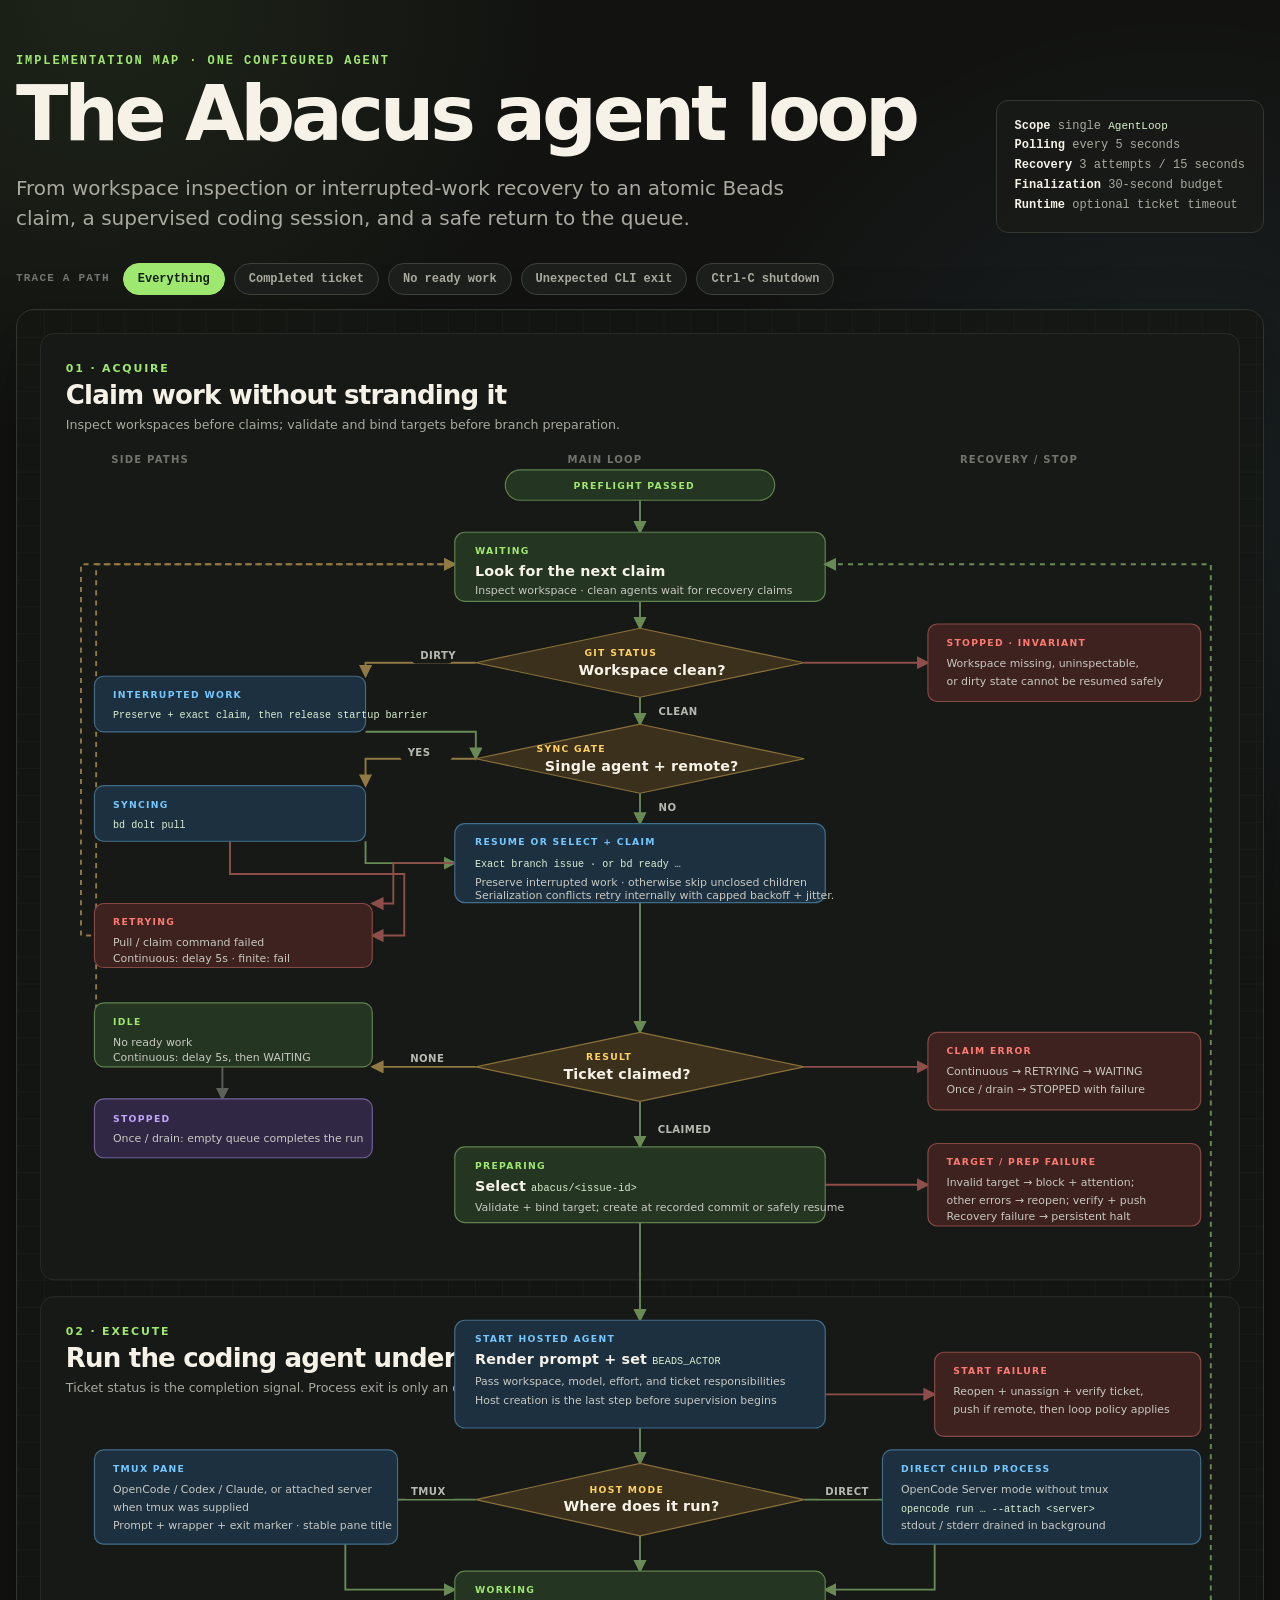
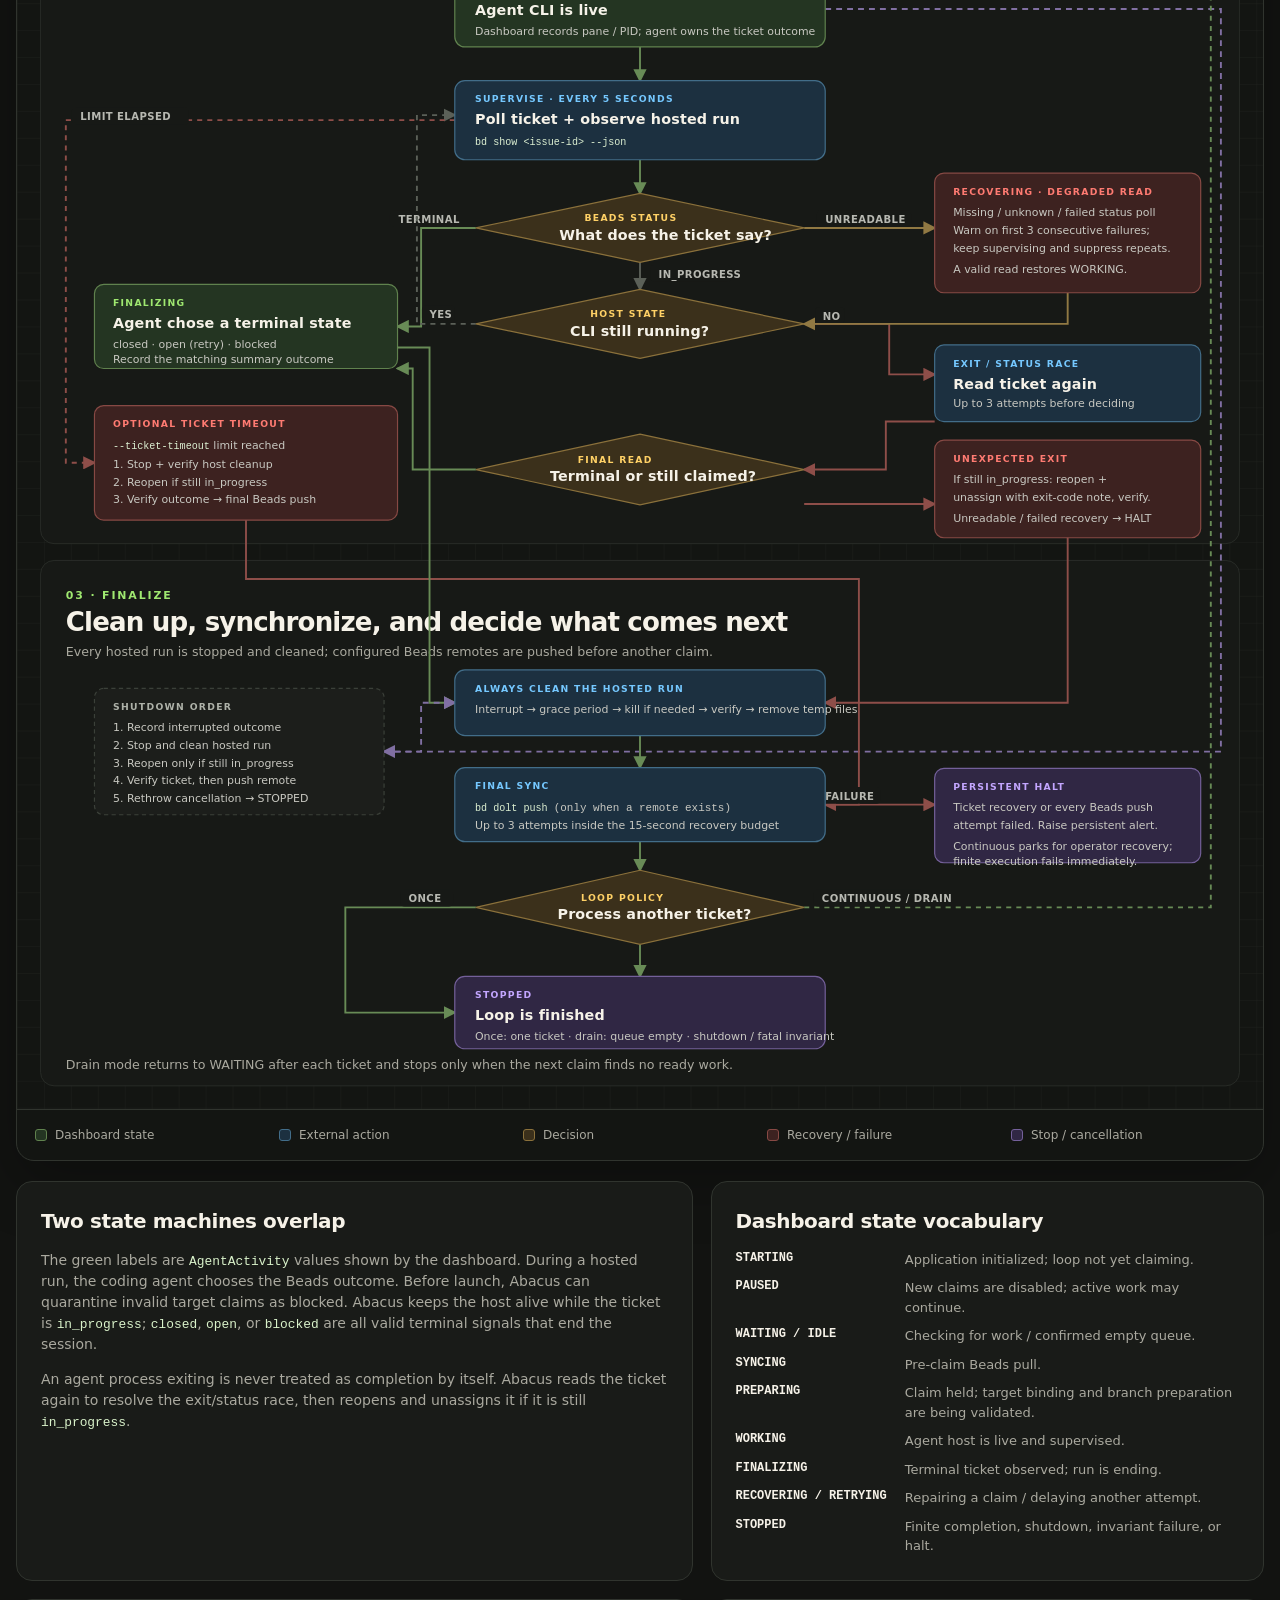
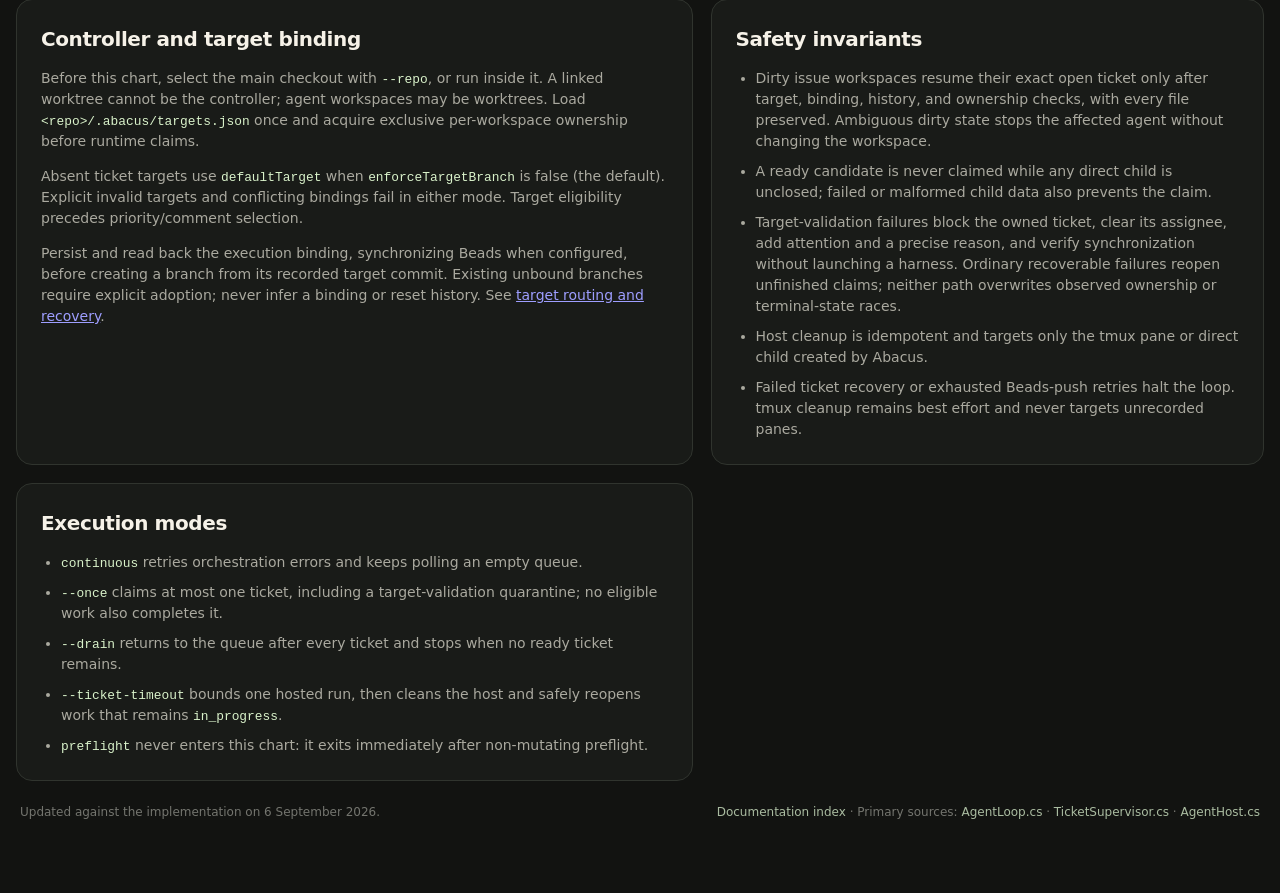
<file: docs/agent-loop-flow.html>
<!doctype html>
<html lang="en">
<head>
  <meta charset="utf-8">
  <meta name="viewport" content="width=device-width, initial-scale=1">
  <title>Abacus — Single Agent Loop</title>
  <style>
    :root {
      color-scheme: dark;
      --ink: #f6f2e8;
      --muted: #aaa99f;
      --faint: #74756f;
      --paper: #121311;
      --panel: #191b18;
      --panel-2: #20231f;
      --line: #5b6058;
      --green: #9fe870;
      --green-dark: #243522;
      --yellow: #ffd166;
      --yellow-dark: #3b301b;
      --blue: #75c8ff;
      --blue-dark: #1c3040;
      --red: #ff7b72;
      --red-dark: #3d2220;
      --violet: #c3a6ff;
      --violet-dark: #302744;
      --shadow: 0 20px 60px rgb(0 0 0 / 28%);
    }

    * { box-sizing: border-box; }

    html { scroll-behavior: smooth; }

    body {
      margin: 0;
      color: var(--ink);
      background:
        radial-gradient(circle at 8% 0%, rgb(159 232 112 / 8%), transparent 28rem),
        radial-gradient(circle at 92% 12%, rgb(117 200 255 / 8%), transparent 30rem),
        var(--paper);
      font-family: Inter, ui-sans-serif, system-ui, -apple-system, BlinkMacSystemFont, "Segoe UI", sans-serif;
      line-height: 1.5;
    }

    .page {
      width: min(1540px, calc(100% - 32px));
      margin: 0 auto;
      padding: 54px 0 72px;
    }

    header {
      display: grid;
      grid-template-columns: minmax(0, 1fr) auto;
      gap: 32px;
      align-items: end;
      margin-bottom: 30px;
    }

    .eyebrow {
      margin: 0 0 10px;
      color: var(--green);
      font: 700 12px/1.2 ui-monospace, SFMono-Regular, Menlo, Consolas, monospace;
      letter-spacing: .16em;
      text-transform: uppercase;
    }

    h1 {
      margin: 0;
      max-width: 900px;
      font-size: clamp(40px, 6vw, 82px);
      font-weight: 760;
      letter-spacing: -.055em;
      line-height: .94;
    }

    .lede {
      max-width: 800px;
      margin: 22px 0 0;
      color: var(--muted);
      font-size: clamp(16px, 2vw, 20px);
    }

    .stamp {
      min-width: 220px;
      padding: 16px 18px;
      border: 1px solid #343832;
      border-radius: 12px;
      background: rgb(25 27 24 / 72%);
      color: var(--muted);
      font: 12px/1.65 ui-monospace, SFMono-Regular, Menlo, Consolas, monospace;
    }

    .stamp strong { color: var(--ink); font-weight: 650; }

    .toolbar {
      display: flex;
      flex-wrap: wrap;
      gap: 9px;
      align-items: center;
      margin-bottom: 14px;
    }

    .toolbar-label {
      margin-right: 4px;
      color: var(--faint);
      font: 700 11px/1 ui-monospace, SFMono-Regular, Menlo, Consolas, monospace;
      letter-spacing: .11em;
      text-transform: uppercase;
    }

    button {
      appearance: none;
      border: 1px solid #3b4039;
      border-radius: 999px;
      padding: 9px 14px;
      color: var(--muted);
      background: #1b1e1a;
      font: 650 12px/1 ui-monospace, SFMono-Regular, Menlo, Consolas, monospace;
      cursor: pointer;
      transition: border-color .16s ease, color .16s ease, background .16s ease;
    }

    button:hover { color: var(--ink); border-color: #62695e; }
    button[aria-pressed="true"] { color: #13200f; border-color: var(--green); background: var(--green); }

    .chart-shell {
      overflow: auto;
      border: 1px solid #30342e;
      border-radius: 18px;
      background: rgb(20 22 19 / 82%);
      box-shadow: var(--shadow);
      scrollbar-color: #51564d #1a1c19;
    }

    svg {
      display: block;
      width: 100%;
      min-width: 1080px;
      height: auto;
      font-family: Inter, ui-sans-serif, system-ui, sans-serif;
    }

    .section-bg { fill: #171916; stroke: #2b2f2a; stroke-width: 1; }
    .section-kicker { fill: var(--green); font-size: 13px; font-weight: 800; letter-spacing: 2.2px; }
    .section-title { fill: var(--ink); font-size: 31px; font-weight: 760; letter-spacing: -1px; }
    .section-copy { fill: var(--muted); font-size: 15px; }
    .rail-label { fill: #6f756c; font-size: 12px; font-weight: 750; letter-spacing: 1.4px; }

    .edge {
      fill: none;
      stroke: var(--line);
      stroke-width: 2.25;
      marker-end: url(#arrow);
    }

    .edge.success { stroke: #688b56; }
    .edge.warn { stroke: #917943; }
    .edge.fail { stroke: #8e4e49; }
    .edge.shutdown { stroke: #806fa2; stroke-dasharray: 7 6; }
    .edge.loop { stroke-dasharray: 6 6; }

    .edge-label-bg { fill: #171916; }
    .edge-label { fill: #b7b8b1; font-size: 12px; font-weight: 750; letter-spacing: .5px; }

    .node .body { fill: var(--panel-2); stroke: #3e433c; stroke-width: 1.4; }
    .node.state .body { fill: var(--green-dark); stroke: #60824e; }
    .node.action .body { fill: var(--blue-dark); stroke: #426d89; }
    .node.decision .body { fill: var(--yellow-dark); stroke: #8b713b; }
    .node.recovery .body { fill: var(--red-dark); stroke: #874944; }
    .node.stop .body { fill: var(--violet-dark); stroke: #74609a; }
    .node.note .body { fill: #1c1e1b; stroke: #3b4039; stroke-dasharray: 5 4; }

    .node-title { fill: var(--ink); font-size: 17px; font-weight: 800; letter-spacing: .2px; }
    .node-kicker { fill: var(--green); font-size: 11px; font-weight: 850; letter-spacing: 1.55px; }
    .node.action .node-kicker { fill: var(--blue); }
    .node.decision .node-kicker { fill: var(--yellow); }
    .node.recovery .node-kicker { fill: var(--red); }
    .node.stop .node-kicker { fill: var(--violet); }
    .node.note .node-kicker { fill: #aeb2a9; }
    .node-copy { fill: #c8c8c1; font-size: 13px; }
    .node-code { fill: #dcefd1; font: 12px ui-monospace, SFMono-Regular, Menlo, Consolas, monospace; }

    .flow-item { transition: opacity .2s ease, filter .2s ease; }
    svg.focused .flow-item:not(.active) { opacity: .13; filter: saturate(.35); }
    svg.focused .flow-item.active { opacity: 1; }

    .legend {
      display: grid;
      grid-template-columns: repeat(5, minmax(0, 1fr));
      gap: 10px;
      padding: 16px 18px;
      border-top: 1px solid #30342e;
      color: var(--muted);
      font-size: 12px;
    }

    .legend span { display: flex; gap: 8px; align-items: center; }
    .swatch { width: 12px; height: 12px; border-radius: 3px; flex: 0 0 auto; }

    .notes-grid {
      display: grid;
      grid-template-columns: 1.1fr .9fr;
      gap: 18px;
      margin-top: 20px;
    }

    .card {
      padding: 24px;
      border: 1px solid #30342e;
      border-radius: 16px;
      background: var(--panel);
    }

    .card h2 {
      margin: 0 0 14px;
      font-size: 20px;
      letter-spacing: -.02em;
    }

    .card p, .card li { color: var(--muted); font-size: 14px; }
    .card p:last-child { margin-bottom: 0; }
    .card ul { margin: 0; padding-left: 20px; }
    .card li + li { margin-top: 9px; }

    code {
      color: #d9f2ca;
      font: .92em ui-monospace, SFMono-Regular, Menlo, Consolas, monospace;
    }

    .state-table {
      display: grid;
      grid-template-columns: max-content 1fr;
      gap: 9px 18px;
      margin: 0;
    }

    .state-table dt {
      color: var(--ink);
      font: 750 12px/1.45 ui-monospace, SFMono-Regular, Menlo, Consolas, monospace;
    }

    .state-table dd { margin: 0; color: var(--muted); font-size: 13px; }

    footer {
      display: flex;
      justify-content: space-between;
      gap: 24px;
      margin-top: 22px;
      padding: 0 4px;
      color: var(--faint);
      font-size: 12px;
    }

    footer a { color: #aabca1; text-decoration: none; }
    footer a:hover { color: var(--green); }

    @media (max-width: 900px) {
      .page { width: min(100% - 20px, 1540px); padding-top: 30px; }
      header, .notes-grid { grid-template-columns: 1fr; }
      .stamp { min-width: 0; }
      .legend { grid-template-columns: repeat(2, minmax(0, 1fr)); }
      footer { flex-direction: column; }
    }

    @media print {
      :root { color-scheme: light; }
      body { background: #fff; }
      .page { width: 100%; padding: 0; }
      .toolbar { display: none; }
      .chart-shell, .card { box-shadow: none; break-inside: avoid; }
    }
  </style>
</head>
<body>
  <main class="page">
    <header>
      <div>
        <p class="eyebrow">Implementation map · one configured agent</p>
        <h1>The Abacus agent loop</h1>
        <p class="lede">From workspace inspection or interrupted-work recovery to an atomic Beads claim, a supervised coding session, and a safe return to the queue.</p>
      </div>
      <aside class="stamp" aria-label="Document scope">
        <strong>Scope</strong> single <code>AgentLoop</code><br>
        <strong>Polling</strong> every 5 seconds<br>
        <strong>Recovery</strong> 3 attempts / 15 seconds<br>
        <strong>Finalization</strong> 30-second budget<br>
        <strong>Runtime</strong> optional ticket timeout
      </aside>
    </header>

    <nav class="toolbar" aria-label="Highlight a flow through the diagram">
      <span class="toolbar-label">Trace a path</span>
      <button type="button" data-focus="all" aria-pressed="true">Everything</button>
      <button type="button" data-focus="happy" aria-pressed="false">Completed ticket</button>
      <button type="button" data-focus="idle" aria-pressed="false">No ready work</button>
      <button type="button" data-focus="crash" aria-pressed="false">Unexpected CLI exit</button>
      <button type="button" data-focus="shutdown" aria-pressed="false">Ctrl-C shutdown</button>
    </nav>

    <section class="chart-shell" aria-label="Flowchart of a single Abacus agent loop">
      <svg id="flowchart" viewBox="0 0 1480 2850" role="img" aria-labelledby="chart-title chart-desc">
        <title id="chart-title">Flowchart of a single Abacus agent loop</title>
        <desc id="chart-desc">The loop inspects a workspace, preserves and resumes interrupted issue work when present, optionally pulls Beads data, otherwise selects a ready ticket without unclosed children, claims it, prepares a branch, starts an agent, supervises ticket status and process state, recovers failures, cleans up the host, pushes Beads data, and either repeats or stops.</desc>
        <defs>
          <marker id="arrow" viewBox="0 0 10 10" refX="8.5" refY="5" markerWidth="7" markerHeight="7" orient="auto-start-reverse">
            <path d="M 0 0 L 10 5 L 0 10 z" fill="context-stroke"/>
          </marker>
          <pattern id="grid" width="32" height="32" patternUnits="userSpaceOnUse">
            <path d="M 32 0 L 0 0 0 32" fill="none" stroke="#252824" stroke-width="1"/>
          </pattern>
        </defs>

        <rect width="1480" height="2850" fill="url(#grid)" opacity=".7"/>
        <rect class="section-bg" x="28" y="28" width="1424" height="1124" rx="16"/>
        <rect class="section-bg" x="28" y="1172" width="1424" height="1006" rx="16"/>
        <rect class="section-bg" x="28" y="2198" width="1424" height="624" rx="16"/>

        <text class="section-kicker" x="58" y="74">01 · ACQUIRE</text>
        <text class="section-title" x="58" y="112">Claim work without stranding it</text>
        <text class="section-copy" x="58" y="141">Inspect workspaces before claims; validate and bind targets before branch preparation.</text>

        <text class="section-kicker" x="58" y="1218">02 · EXECUTE</text>
        <text class="section-title" x="58" y="1256">Run the coding agent under supervision</text>
        <text class="section-copy" x="58" y="1285">Ticket status is the completion signal. Process exit is only an observation—not proof of success.</text>

        <text class="section-kicker" x="58" y="2244">03 · FINALIZE</text>
        <text class="section-title" x="58" y="2282">Clean up, synchronize, and decide what comes next</text>
        <text class="section-copy" x="58" y="2311">Every hosted run is stopped and cleaned; configured Beads remotes are pushed before another claim.</text>

        <text class="rail-label" x="112" y="182">SIDE PATHS</text>
        <text class="rail-label" x="654" y="182">MAIN LOOP</text>
        <text class="rail-label" x="1120" y="182">RECOVERY / STOP</text>

        <!-- Acquire: edges -->
        <g class="flow-item" data-path="happy idle crash shutdown">
          <path class="edge success" d="M740 226 V264"/>
          <path class="edge success" d="M740 346 V378"/>
          <path class="edge success" d="M740 460 V492"/>
          <path class="edge success" d="M740 574 V610"/>
          <path class="edge success" d="M740 704 V858"/>
          <path class="edge success" d="M740 940 V994"/>
          <path class="edge success" d="M740 1084 V1200"/>
        </g>

        <g class="flow-item" data-path="happy idle crash shutdown">
          <path class="edge warn" d="M545 419 H414 V435"/>
          <path class="edge success" d="M414 501 H545 V533"/>
          <rect class="edge-label-bg" x="469" y="400" width="48" height="20" rx="5"/>
          <text class="edge-label" x="479" y="415">DIRTY</text>
          <rect class="edge-label-bg" x="752" y="466" width="48" height="20" rx="5"/>
          <text class="edge-label" x="762" y="481">CLEAN</text>
        </g>

        <g class="flow-item" data-path="happy idle crash shutdown">
          <path class="edge warn" d="M545 533 H414 V565"/>
          <path class="edge success" d="M414 631 V657 H520"/>
          <rect class="edge-label-bg" x="455" y="515" width="62" height="20" rx="5"/>
          <text class="edge-label" x="464" y="530">YES</text>
          <rect class="edge-label-bg" x="752" y="580" width="42" height="20" rx="5"/>
          <text class="edge-label" x="762" y="595">NO</text>
        </g>

        <g class="flow-item" data-path="idle">
          <path class="edge warn" d="M545 899 H422"/>
          <path class="edge loop warn" d="M244 861 H94 V302 H520"/>
          <path class="edge" d="M244 899 V937"/>
          <rect class="edge-label-bg" x="457" y="878" width="61" height="20" rx="5"/>
          <text class="edge-label" x="467" y="893">NONE</text>
        </g>

        <g class="flow-item" data-path="happy crash shutdown">
          <rect class="edge-label-bg" x="751" y="962" width="67" height="20" rx="5"/>
          <text class="edge-label" x="761" y="977">CLAIMED</text>
        </g>

        <g class="flow-item" data-path="happy idle crash shutdown">
          <path class="edge fail" d="M935 419 H1082"/>
          <path class="edge fail" d="M253 631 V670 H460 V743 H422"/>
          <path class="edge fail" d="M520 657 H447 V705 H422"/>
          <path class="edge loop warn" d="M244 743 H76 V302 H520"/>
          <path class="edge fail" d="M935 899 H1082"/>
          <path class="edge fail" d="M960 1039 H1082"/>
        </g>

        <!-- Acquire: nodes -->
        <g class="node state flow-item" data-path="happy idle crash shutdown">
          <rect class="body" x="580" y="190" width="320" height="36" rx="18"/>
          <text class="node-kicker" x="661" y="213">PREFLIGHT PASSED</text>
        </g>

        <g class="node state flow-item" data-path="happy idle crash shutdown">
          <rect class="body" x="520" y="264" width="440" height="82" rx="12"/>
          <text class="node-kicker" x="544" y="290">WAITING</text>
          <text class="node-title" x="544" y="316">Look for the next claim</text>
          <text class="node-copy" x="544" y="337">Inspect workspace · clean agents wait for recovery claims</text>
        </g>

        <g class="node decision flow-item" data-path="happy idle crash shutdown">
          <path class="body" d="M740 378 L935 419 L740 460 L545 419 Z"/>
          <text class="node-kicker" x="674" y="411">GIT STATUS</text>
          <text class="node-title" x="667" y="433">Workspace clean?</text>
        </g>

        <g class="node action flow-item" data-path="happy idle crash shutdown">
          <rect class="body" x="92" y="435" width="322" height="66" rx="11"/>
          <text class="node-kicker" x="114" y="461">INTERRUPTED WORK</text>
          <text class="node-code" x="114" y="485">Preserve + exact claim, then release startup barrier</text>
        </g>

        <g class="node decision flow-item" data-path="happy idle crash shutdown">
          <path class="body" d="M740 492 L935 533 L740 574 L545 533 Z"/>
          <text class="node-kicker" x="617" y="525">SYNC GATE</text>
          <text class="node-title" x="627" y="547">Single agent + remote?</text>
        </g>

        <g class="node action flow-item" data-path="happy idle crash shutdown">
          <rect class="body" x="92" y="565" width="322" height="66" rx="11"/>
          <text class="node-kicker" x="114" y="591">SYNCING</text>
          <text class="node-code" x="114" y="615">bd dolt pull</text>
        </g>

        <g class="node action flow-item" data-path="happy idle crash shutdown">
          <rect class="body" x="520" y="610" width="440" height="94" rx="12"/>
          <text class="node-kicker" x="544" y="636">RESUME OR SELECT + CLAIM</text>
          <text class="node-code" x="544" y="662">Exact branch issue · or bd ready …</text>
          <text class="node-copy" x="544" y="684">Preserve interrupted work · otherwise skip unclosed children</text>
          <text class="node-copy" x="544" y="700">Serialization conflicts retry internally with capped backoff + jitter.</text>
        </g>

        <g class="node recovery flow-item" data-path="happy idle crash shutdown">
          <rect class="body" x="92" y="705" width="330" height="76" rx="11"/>
          <text class="node-kicker" x="114" y="731">RETRYING</text>
          <text class="node-copy" x="114" y="756">Pull / claim command failed</text>
          <text class="node-copy" x="114" y="774">Continuous: delay 5s · finite: fail</text>
        </g>

        <g class="node decision flow-item" data-path="happy idle crash shutdown">
          <path class="body" d="M740 858 L935 899 L740 940 L545 899 Z"/>
          <text class="node-kicker" x="676" y="891">RESULT</text>
          <text class="node-title" x="649" y="913">Ticket claimed?</text>
        </g>

        <g class="node state flow-item" data-path="idle">
          <rect class="body" x="92" y="823" width="330" height="76" rx="11"/>
          <text class="node-kicker" x="114" y="849">IDLE</text>
          <text class="node-copy" x="114" y="874">No ready work</text>
          <text class="node-copy" x="114" y="892">Continuous: delay 5s, then WAITING</text>
        </g>

        <g class="node stop flow-item" data-path="idle">
          <rect class="body" x="92" y="937" width="330" height="70" rx="11"/>
          <text class="node-kicker" x="114" y="964">STOPPED</text>
          <text class="node-copy" x="114" y="988">Once / drain: empty queue completes the run</text>
        </g>

        <g class="node state flow-item" data-path="happy crash shutdown">
          <rect class="body" x="520" y="994" width="440" height="90" rx="12"/>
          <text class="node-kicker" x="544" y="1020">PREPARING</text>
          <text class="node-title" x="544" y="1046">Select <tspan class="node-code">abacus/&lt;issue-id&gt;</tspan></text>
          <text class="node-copy" x="544" y="1070">Validate + bind target; create at recorded commit or safely resume</text>
        </g>

        <g class="node recovery flow-item" data-path="happy idle crash shutdown">
          <rect class="body" x="1082" y="373" width="324" height="92" rx="11"/>
          <text class="node-kicker" x="1104" y="399">STOPPED · INVARIANT</text>
          <text class="node-copy" x="1104" y="424">Workspace missing, uninspectable,</text>
          <text class="node-copy" x="1104" y="445">or dirty state cannot be resumed safely</text>
        </g>

        <g class="node recovery flow-item" data-path="happy idle crash shutdown">
          <rect class="body" x="1082" y="858" width="324" height="92" rx="11"/>
          <text class="node-kicker" x="1104" y="884">CLAIM ERROR</text>
          <text class="node-copy" x="1104" y="909">Continuous → RETRYING → WAITING</text>
          <text class="node-copy" x="1104" y="930">Once / drain → STOPPED with failure</text>
        </g>

        <g class="node recovery flow-item" data-path="happy crash shutdown">
          <rect class="body" x="1082" y="990" width="324" height="98" rx="11"/>
          <text class="node-kicker" x="1104" y="1016">TARGET / PREP FAILURE</text>
          <text class="node-copy" x="1104" y="1041">Invalid target → block + attention;</text>
          <text class="node-copy" x="1104" y="1062">other errors → reopen; verify + push</text>
          <text class="node-copy" x="1104" y="1081">Recovery failure → persistent halt</text>
        </g>

        <!-- Execute: edges -->
        <g class="flow-item" data-path="happy crash shutdown">
          <path class="edge success" d="M740 1328 V1370"/>
          <path class="edge success" d="M740 1456 V1498"/>
          <path class="edge success" d="M740 1588 V1628"/>
          <path class="edge success" d="M740 1722 V1762"/>
        </g>

        <g class="flow-item" data-path="happy crash shutdown">
          <path class="edge success" d="M545 1413 H390 V1520 H520"/>
          <path class="edge success" d="M935 1413 H1090 V1520 H960"/>
          <rect class="edge-label-bg" x="458" y="1392" width="64" height="20" rx="5"/>
          <text class="edge-label" x="468" y="1407">TMUX</text>
          <rect class="edge-label-bg" x="950" y="1392" width="77" height="20" rx="5"/>
          <text class="edge-label" x="960" y="1407">DIRECT</text>
        </g>

        <g class="flow-item" data-path="happy">
          <path class="edge success" d="M545 1803 H480 V1920 H452"/>
          <rect class="edge-label-bg" x="443" y="1782" width="76" height="20" rx="5"/>
          <text class="edge-label" x="453" y="1797">TERMINAL</text>
        </g>

        <g class="flow-item" data-path="happy crash">
          <path class="edge" d="M740 1844 V1876"/>
          <path class="edge loop" d="M545 1917 H475 V1669 H520"/>
          <rect class="edge-label-bg" x="752" y="1847" width="97" height="20" rx="5"/>
          <text class="edge-label" x="762" y="1862">IN_PROGRESS</text>
          <rect class="edge-label-bg" x="481" y="1895" width="39" height="20" rx="5"/>
          <text class="edge-label" x="490" y="1910">YES</text>
        </g>

        <g class="flow-item" data-path="crash">
          <path class="edge fail" d="M935 1917 H1036 V1977 H1090"/>
          <path class="edge fail" d="M1090 2033 H1032 V2090 H935"/>
          <path class="edge fail" d="M935 2131 H1090"/>
          <rect class="edge-label-bg" x="948" y="1897" width="35" height="20" rx="5"/>
          <text class="edge-label" x="957" y="1912">NO</text>
        </g>

        <g class="flow-item" data-path="happy crash shutdown">
          <path class="edge warn" d="M935 1803 H1090"/>
          <path class="edge warn" d="M1248 1880 V1917 H935"/>
          <rect class="edge-label-bg" x="950" y="1782" width="112" height="20" rx="5"/>
          <text class="edge-label" x="960" y="1797">UNREADABLE</text>
        </g>

        <g class="flow-item" data-path="happy idle crash shutdown">
          <path class="edge fail" d="M960 1288 H1090"/>
        </g>

        <g class="flow-item" data-path="shutdown">
          <path class="edge shutdown" d="M960 1543 H1430 V2425 H436"/>
        </g>

        <g class="flow-item">
          <path class="edge fail loop" d="M520 1675 H58 V2082 H92"/>
          <path class="edge fail" d="M272 2150 V2220 H1000 V2488 H960"/>
          <rect class="edge-label-bg" x="65" y="1660" width="139" height="20" rx="5"/>
          <text class="edge-label" x="75" y="1675">LIMIT ELAPSED</text>
        </g>

        <!-- Execute: nodes -->
        <g class="node action flow-item" data-path="happy crash shutdown">
          <rect class="body" x="520" y="1200" width="440" height="128" rx="12"/>
          <text class="node-kicker" x="544" y="1226">START HOSTED AGENT</text>
          <text class="node-title" x="544" y="1252">Render prompt + set <tspan class="node-code">BEADS_ACTOR</tspan></text>
          <text class="node-copy" x="544" y="1277">Pass workspace, model, effort, and ticket responsibilities</text>
          <text class="node-copy" x="544" y="1300">Host creation is the last step before supervision begins</text>
        </g>

        <g class="node decision flow-item" data-path="happy crash shutdown">
          <path class="body" d="M740 1370 L935 1413 L740 1456 L545 1413 Z"/>
          <text class="node-kicker" x="680" y="1405">HOST MODE</text>
          <text class="node-title" x="649" y="1427">Where does it run?</text>
        </g>

        <g class="node action flow-item" data-path="happy crash shutdown">
          <rect class="body" x="92" y="1354" width="360" height="112" rx="11"/>
          <text class="node-kicker" x="114" y="1380">TMUX PANE</text>
          <text class="node-copy" x="114" y="1405">OpenCode / Codex / Claude, or attached server</text>
          <text class="node-copy" x="114" y="1426">when tmux was supplied</text>
          <text class="node-copy" x="114" y="1448">Prompt + wrapper + exit marker · stable pane title</text>
        </g>

        <g class="node action flow-item" data-path="happy crash shutdown">
          <rect class="body" x="1028" y="1354" width="378" height="112" rx="11"/>
          <text class="node-kicker" x="1050" y="1380">DIRECT CHILD PROCESS</text>
          <text class="node-copy" x="1050" y="1405">OpenCode Server mode without tmux</text>
          <text class="node-code" x="1050" y="1428">opencode run … --attach &lt;server&gt;</text>
          <text class="node-copy" x="1050" y="1448">stdout / stderr drained in background</text>
        </g>

        <g class="node state flow-item" data-path="happy crash shutdown">
          <rect class="body" x="520" y="1498" width="440" height="90" rx="12"/>
          <text class="node-kicker" x="544" y="1524">WORKING</text>
          <text class="node-title" x="544" y="1550">Agent CLI is live</text>
          <text class="node-copy" x="544" y="1574">Dashboard records pane / PID; agent owns the ticket outcome</text>
        </g>

        <g class="node action flow-item" data-path="happy crash shutdown">
          <rect class="body" x="520" y="1628" width="440" height="94" rx="12"/>
          <text class="node-kicker" x="544" y="1654">SUPERVISE · EVERY 5 SECONDS</text>
          <text class="node-title" x="544" y="1680">Poll ticket + observe hosted run</text>
          <text class="node-code" x="544" y="1705">bd show &lt;issue-id&gt; --json</text>
        </g>

        <g class="node decision flow-item" data-path="happy crash shutdown">
          <path class="body" d="M740 1762 L935 1803 L740 1844 L545 1803 Z"/>
          <text class="node-kicker" x="674" y="1795">BEADS STATUS</text>
          <text class="node-title" x="644" y="1817">What does the ticket say?</text>
        </g>

        <g class="node state flow-item" data-path="happy crash">
          <rect class="body" x="92" y="1870" width="360" height="100" rx="11"/>
          <text class="node-kicker" x="114" y="1896">FINALIZING</text>
          <text class="node-title" x="114" y="1922">Agent chose a terminal state</text>
          <text class="node-copy" x="114" y="1946">closed · open (retry) · blocked</text>
          <text class="node-copy" x="114" y="1964">Record the matching summary outcome</text>
        </g>

        <g class="node recovery flow-item" data-path="happy crash shutdown">
          <rect class="body" x="1090" y="1738" width="316" height="142" rx="11"/>
          <text class="node-kicker" x="1112" y="1764">RECOVERING · DEGRADED READ</text>
          <text class="node-copy" x="1112" y="1789">Missing / unknown / failed status poll</text>
          <text class="node-copy" x="1112" y="1810">Warn on first 3 consecutive failures;</text>
          <text class="node-copy" x="1112" y="1831">keep supervising and suppress repeats.</text>
          <text class="node-copy" x="1112" y="1856">A valid read restores WORKING.</text>
        </g>

        <g class="node decision flow-item" data-path="happy crash">
          <path class="body" d="M740 1876 L935 1917 L740 1958 L545 1917 Z"/>
          <text class="node-kicker" x="681" y="1909">HOST STATE</text>
          <text class="node-title" x="657" y="1931">CLI still running?</text>
        </g>

        <g class="node action flow-item" data-path="crash">
          <rect class="body" x="1090" y="1942" width="316" height="91" rx="11"/>
          <text class="node-kicker" x="1112" y="1968">EXIT / STATUS RACE</text>
          <text class="node-title" x="1112" y="1994">Read ticket again</text>
          <text class="node-copy" x="1112" y="2016">Up to 3 attempts before deciding</text>
        </g>

        <g class="node decision flow-item" data-path="crash">
          <path class="body" d="M740 2048 L935 2090 L740 2132 L545 2090 Z"/>
          <text class="node-kicker" x="666" y="2082">FINAL READ</text>
          <text class="node-title" x="633" y="2104">Terminal or still claimed?</text>
        </g>

        <g class="node recovery flow-item" data-path="crash">
          <rect class="body" x="1090" y="2055" width="316" height="116" rx="11"/>
          <text class="node-kicker" x="1112" y="2081">UNEXPECTED EXIT</text>
          <text class="node-copy" x="1112" y="2106">If still in_progress: reopen +</text>
          <text class="node-copy" x="1112" y="2127">unassign with exit-code note, verify.</text>
          <text class="node-copy" x="1112" y="2152">Unreadable / failed recovery → HALT</text>
        </g>

        <g class="node recovery flow-item">
          <rect class="body" x="92" y="2014" width="360" height="136" rx="11"/>
          <text class="node-kicker" x="114" y="2040">OPTIONAL TICKET TIMEOUT</text>
          <text class="node-copy" x="114" y="2065"><tspan class="node-code">--ticket-timeout</tspan> limit reached</text>
          <text class="node-copy" x="114" y="2088">1. Stop + verify host cleanup</text>
          <text class="node-copy" x="114" y="2109">2. Reopen if still in_progress</text>
          <text class="node-copy" x="114" y="2130">3. Verify outcome → final Beads push</text>
        </g>

        <g class="node recovery flow-item" data-path="happy idle crash shutdown">
          <rect class="body" x="1090" y="1238" width="316" height="100" rx="11"/>
          <text class="node-kicker" x="1112" y="1264">START FAILURE</text>
          <text class="node-copy" x="1112" y="1289">Reopen + unassign + verify ticket,</text>
          <text class="node-copy" x="1112" y="1310">push if remote, then loop policy applies</text>
        </g>

        <!-- Finalize: edges -->
        <g class="flow-item" data-path="happy crash shutdown">
          <path class="edge success" d="M740 2406 V2444"/>
          <path class="edge success" d="M740 2532 V2566"/>
          <path class="edge success" d="M740 2654 V2692"/>
        </g>

        <g class="flow-item" data-path="happy crash">
          <path class="edge success" d="M452 1945 H490 V2367 H520"/>
          <path class="edge success" d="M545 2090 H470 V1970 H452"/>
          <path class="edge fail" d="M1248 2171 V2367 H960"/>
        </g>

        <g class="flow-item" data-path="shutdown">
          <path class="edge shutdown" d="M436 2425 H480 V2367 H520"/>
        </g>

        <g class="flow-item" data-path="happy crash shutdown">
          <path class="edge fail" d="M935 2488 H1090"/>
          <path class="edge success" d="M545 2610 H390 V2735 H520"/>
          <path class="edge loop success" d="M935 2610 H1418 V302 H960"/>
          <rect class="edge-label-bg" x="950" y="2467" width="76" height="20" rx="5"/>
          <text class="edge-label" x="960" y="2482">FAILURE</text>
          <rect class="edge-label-bg" x="455" y="2589" width="63" height="20" rx="5"/>
          <text class="edge-label" x="465" y="2604">ONCE</text>
          <rect class="edge-label-bg" x="946" y="2589" width="132" height="20" rx="5"/>
          <text class="edge-label" x="956" y="2604">CONTINUOUS / DRAIN</text>
        </g>

        <!-- Finalize: nodes -->
        <g class="node action flow-item" data-path="happy crash shutdown">
          <rect class="body" x="520" y="2328" width="440" height="78" rx="12"/>
          <text class="node-kicker" x="544" y="2354">ALWAYS CLEAN THE HOSTED RUN</text>
          <text class="node-copy" x="544" y="2379">Interrupt → grace period → kill if needed → verify → remove temp files</text>
        </g>

        <g class="node action flow-item" data-path="happy crash shutdown">
          <rect class="body" x="520" y="2444" width="440" height="88" rx="12"/>
          <text class="node-kicker" x="544" y="2470">FINAL SYNC</text>
          <text class="node-code" x="544" y="2496">bd dolt push <tspan class="node-copy">(only when a remote exists)</tspan></text>
          <text class="node-copy" x="544" y="2517">Up to 3 attempts inside the 15-second recovery budget</text>
        </g>

        <g class="node decision flow-item" data-path="happy crash shutdown">
          <path class="body" d="M740 2566 L935 2610 L740 2654 L545 2610 Z"/>
          <text class="node-kicker" x="670" y="2602">LOOP POLICY</text>
          <text class="node-title" x="642" y="2624">Process another ticket?</text>
        </g>

        <g class="node stop flow-item" data-path="happy crash shutdown">
          <rect class="body" x="1090" y="2445" width="316" height="112" rx="11"/>
          <text class="node-kicker" x="1112" y="2471">PERSISTENT HALT</text>
          <text class="node-copy" x="1112" y="2496">Ticket recovery or every Beads push</text>
          <text class="node-copy" x="1112" y="2517">attempt failed. Raise persistent alert.</text>
          <text class="node-copy" x="1112" y="2542">Continuous parks for operator recovery;</text>
          <text class="node-copy" x="1112" y="2560">finite execution fails immediately.</text>
        </g>

        <g class="node stop flow-item" data-path="happy idle crash shutdown">
          <rect class="body" x="520" y="2692" width="440" height="86" rx="12"/>
          <text class="node-kicker" x="544" y="2718">STOPPED</text>
          <text class="node-title" x="544" y="2744">Loop is finished</text>
          <text class="node-copy" x="544" y="2767">Once: one ticket · drain: queue empty · shutdown / fatal invariant</text>
        </g>

        <g class="node note flow-item" data-path="shutdown">
          <rect class="body" x="92" y="2350" width="344" height="150" rx="11"/>
          <text class="node-kicker" x="114" y="2376">SHUTDOWN ORDER</text>
          <text class="node-copy" x="114" y="2401">1. Record interrupted outcome</text>
          <text class="node-copy" x="114" y="2422">2. Stop and clean hosted run</text>
          <text class="node-copy" x="114" y="2443">3. Reopen only if still in_progress</text>
          <text class="node-copy" x="114" y="2464">4. Verify ticket, then push remote</text>
          <text class="node-copy" x="114" y="2485">5. Rethrow cancellation → STOPPED</text>
        </g>

        <text class="section-copy" x="58" y="2802">Drain mode returns to WAITING after each ticket and stops only when the next claim finds no ready work.</text>
      </svg>

      <div class="legend" aria-label="Diagram legend">
        <span><i class="swatch" style="background:var(--green-dark);border:1px solid #60824e"></i> Dashboard state</span>
        <span><i class="swatch" style="background:var(--blue-dark);border:1px solid #426d89"></i> External action</span>
        <span><i class="swatch" style="background:var(--yellow-dark);border:1px solid #8b713b"></i> Decision</span>
        <span><i class="swatch" style="background:var(--red-dark);border:1px solid #874944"></i> Recovery / failure</span>
        <span><i class="swatch" style="background:var(--violet-dark);border:1px solid #74609a"></i> Stop / cancellation</span>
      </div>
    </section>

    <section class="notes-grid" aria-label="Supporting notes">
      <article class="card">
        <h2>Two state machines overlap</h2>
        <p>The green labels are <code>AgentActivity</code> values shown by the dashboard. During a hosted run, the coding agent chooses the Beads outcome. Before launch, Abacus can quarantine invalid target claims as blocked. Abacus keeps the host alive while the ticket is <code>in_progress</code>; <code>closed</code>, <code>open</code>, or <code>blocked</code> are all valid terminal signals that end the session.</p>
        <p>An agent process exiting is never treated as completion by itself. Abacus reads the ticket again to resolve the exit/status race, then reopens and unassigns it if it is still <code>in_progress</code>.</p>
      </article>

      <article class="card">
        <h2>Dashboard state vocabulary</h2>
        <dl class="state-table">
          <dt>STARTING</dt><dd>Application initialized; loop not yet claiming.</dd>
          <dt>PAUSED</dt><dd>New claims are disabled; active work may continue.</dd>
          <dt>WAITING / IDLE</dt><dd>Checking for work / confirmed empty queue.</dd>
          <dt>SYNCING</dt><dd>Pre-claim Beads pull.</dd>
          <dt>PREPARING</dt><dd>Claim held; target binding and branch preparation are being validated.</dd>
          <dt>WORKING</dt><dd>Agent host is live and supervised.</dd>
          <dt>FINALIZING</dt><dd>Terminal ticket observed; run is ending.</dd>
          <dt>RECOVERING / RETRYING</dt><dd>Repairing a claim / delaying another attempt.</dd>
          <dt>STOPPED</dt><dd>Finite completion, shutdown, invariant failure, or halt.</dd>
        </dl>
      </article>

      <article class="card">
        <h2>Controller and target binding</h2>
        <p>Before this chart, select the main checkout with <code>--repo</code>, or run inside it. A linked worktree cannot be the controller; agent workspaces may be worktrees. Load <code>&lt;repo&gt;/.abacus/targets.json</code> once and acquire exclusive per-workspace ownership before runtime claims.</p>
        <p>Absent ticket targets use <code>defaultTarget</code> when <code>enforceTargetBranch</code> is false (the default). Explicit invalid targets and conflicting bindings fail in either mode. Target eligibility precedes priority/comment selection.</p>
        <p>Persist and read back the execution binding, synchronizing Beads when configured, before creating a branch from its recorded target commit. Existing unbound branches require explicit adoption; never infer a binding or reset history. See <a href="targets.md">target routing and recovery</a>.</p>
      </article>

      <article class="card">
        <h2>Safety invariants</h2>
        <ul>
          <li>Dirty issue workspaces resume their exact open ticket only after target, binding, history, and ownership checks, with every file preserved. Ambiguous dirty state stops the affected agent without changing the workspace.</li>
          <li>A ready candidate is never claimed while any direct child is unclosed; failed or malformed child data also prevents the claim.</li>
          <li>Target-validation failures block the owned ticket, clear its assignee, add attention and a precise reason, and verify synchronization without launching a harness. Ordinary recoverable failures reopen unfinished claims; neither path overwrites observed ownership or terminal-state races.</li>
          <li>Host cleanup is idempotent and targets only the tmux pane or direct child created by Abacus.</li>
          <li>Failed ticket recovery or exhausted Beads-push retries halt the loop. tmux cleanup remains best effort and never targets unrecorded panes.</li>
        </ul>
      </article>

      <article class="card">
        <h2>Execution modes</h2>
        <ul>
          <li><code>continuous</code> retries orchestration errors and keeps polling an empty queue.</li>
          <li><code>--once</code> claims at most one ticket, including a target-validation quarantine; no eligible work also completes it.</li>
          <li><code>--drain</code> returns to the queue after every ticket and stops when no ready ticket remains.</li>
          <li><code>--ticket-timeout</code> bounds one hosted run, then cleans the host and safely reopens work that remains <code>in_progress</code>.</li>
          <li><code>preflight</code> never enters this chart: it exits immediately after non-mutating preflight.</li>
        </ul>
      </article>
    </section>

    <footer>
      <span>Updated against the implementation on 6 September 2026.</span>
      <span><a href="README.md">Documentation index</a> · Primary sources: <a href="../src/Abacus/AgentLoop.cs">AgentLoop.cs</a> · <a href="../src/Abacus/TicketSupervisor.cs">TicketSupervisor.cs</a> · <a href="../src/Abacus/AgentHost.cs">AgentHost.cs</a></span>
    </footer>
  </main>

  <script>
    const chart = document.querySelector('#flowchart');
    const buttons = [...document.querySelectorAll('[data-focus]')];

    function selectPath(path) {
      buttons.forEach((button) => {
        button.setAttribute('aria-pressed', String(button.dataset.focus === path));
      });

      const items = [...chart.querySelectorAll('.flow-item')];
      if (path === 'all') {
        chart.classList.remove('focused');
        items.forEach((item) => item.classList.remove('active'));
        return;
      }

      chart.classList.add('focused');
      items.forEach((item) => {
        const paths = (item.dataset.path || '').split(/\s+/);
        item.classList.toggle('active', paths.includes(path));
      });
    }

    buttons.forEach((button) => button.addEventListener('click', () => selectPath(button.dataset.focus)));
  </script>
</body>
</html>
</file>
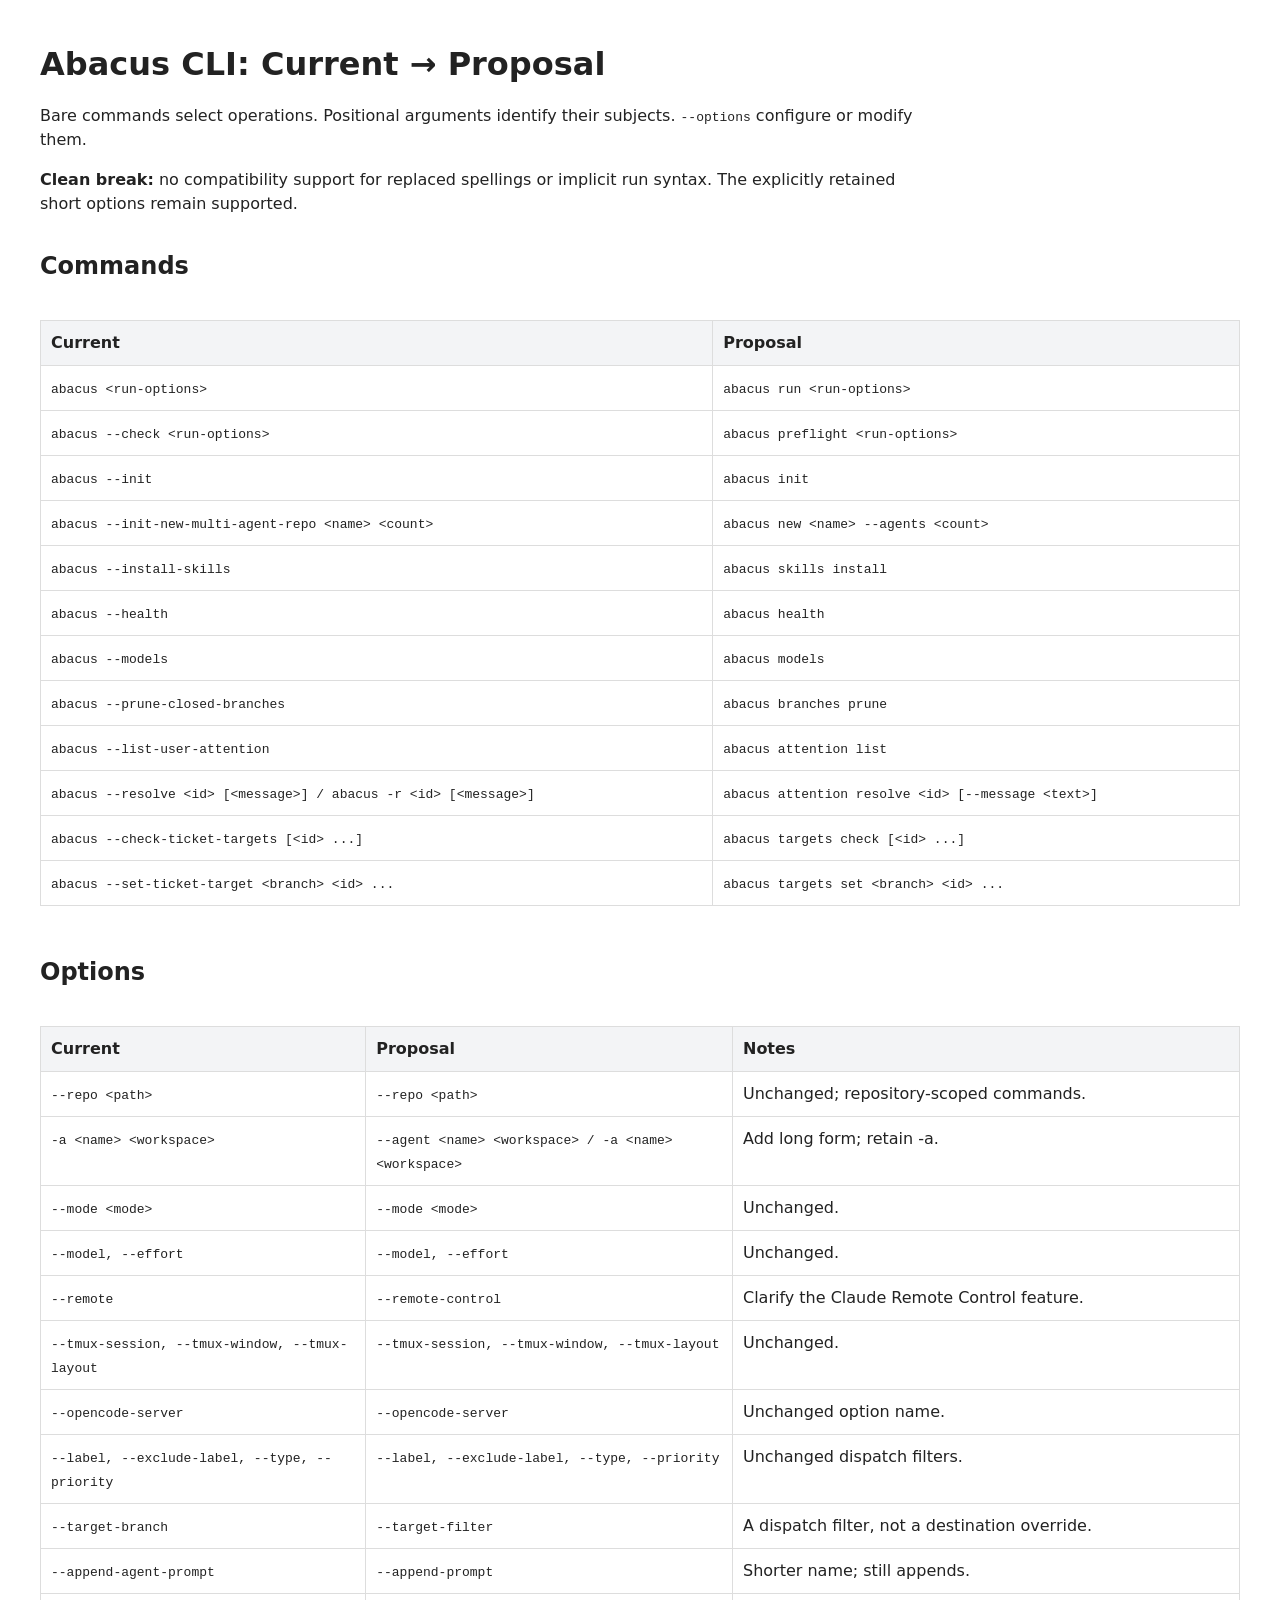
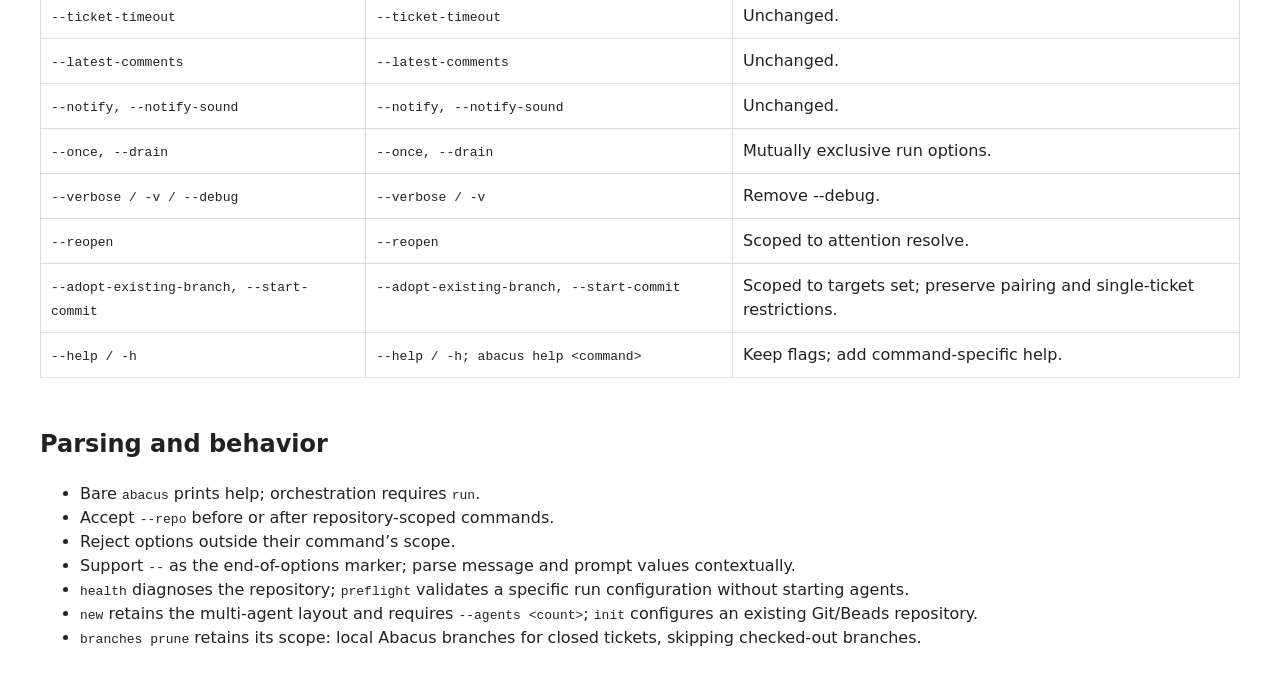
<file: docs/new-cli-command-structure.html>
<!doctype html>
<html lang="en"><head><meta charset="utf-8"><meta name="viewport" content="width=device-width, initial-scale=1">
<title>Abacus CLI — Current → Proposal</title>
<style>
body{font:16px/1.5 system-ui,sans-serif;max-width:1200px;margin:40px auto;padding:0 20px;color:#222;background:#fff}
h1{margin-bottom:8px}h2{margin-top:32px}table{width:100%;border-collapse:collapse;margin:16px 0}th,td{border:1px solid #ddd;padding:10px;text-align:left;vertical-align:top}th{background:#f3f4f6}code{font-size:13px;overflow-wrap:anywhere}p{max-width:900px}.table-wrap{overflow-x:auto}
</style></head><body>
<h1>Abacus CLI: Current → Proposal</h1>
<p>Bare commands select operations. Positional arguments identify their subjects. <code>--options</code> configure or modify them.</p>
<p><strong>Clean break:</strong> no compatibility support for replaced spellings or implicit run syntax. The explicitly retained short options remain supported.</p>
<h2>Commands</h2><div class="table-wrap"><table><thead><tr><th>Current</th><th>Proposal</th></tr></thead><tbody><tr><td><code>abacus &lt;run-options&gt;</code></td><td><code>abacus run &lt;run-options&gt;</code></td></tr><tr><td><code>abacus --check &lt;run-options&gt;</code></td><td><code>abacus preflight &lt;run-options&gt;</code></td></tr><tr><td><code>abacus --init</code></td><td><code>abacus init</code></td></tr><tr><td><code>abacus --init-new-multi-agent-repo &lt;name&gt; &lt;count&gt;</code></td><td><code>abacus new &lt;name&gt; --agents &lt;count&gt;</code></td></tr><tr><td><code>abacus --install-skills</code></td><td><code>abacus skills install</code></td></tr><tr><td><code>abacus --health</code></td><td><code>abacus health</code></td></tr><tr><td><code>abacus --models</code></td><td><code>abacus models</code></td></tr><tr><td><code>abacus --prune-closed-branches</code></td><td><code>abacus branches prune</code></td></tr><tr><td><code>abacus --list-user-attention</code></td><td><code>abacus attention list</code></td></tr><tr><td><code>abacus --resolve &lt;id&gt; [&lt;message&gt;] / abacus -r &lt;id&gt; [&lt;message&gt;]</code></td><td><code>abacus attention resolve &lt;id&gt; [--message &lt;text&gt;]</code></td></tr><tr><td><code>abacus --check-ticket-targets [&lt;id&gt; ...]</code></td><td><code>abacus targets check [&lt;id&gt; ...]</code></td></tr><tr><td><code>abacus --set-ticket-target &lt;branch&gt; &lt;id&gt; ...</code></td><td><code>abacus targets set &lt;branch&gt; &lt;id&gt; ...</code></td></tr></tbody></table></div><h2>Options</h2><div class="table-wrap"><table><thead><tr><th>Current</th><th>Proposal</th><th>Notes</th></tr></thead><tbody><tr><td><code>--repo &lt;path&gt;</code></td><td><code>--repo &lt;path&gt;</code></td><td>Unchanged; repository-scoped commands.</td></tr><tr><td><code>-a &lt;name&gt; &lt;workspace&gt;</code></td><td><code>--agent &lt;name&gt; &lt;workspace&gt; / -a &lt;name&gt; &lt;workspace&gt;</code></td><td>Add long form; retain -a.</td></tr><tr><td><code>--mode &lt;mode&gt;</code></td><td><code>--mode &lt;mode&gt;</code></td><td>Unchanged.</td></tr><tr><td><code>--model, --effort</code></td><td><code>--model, --effort</code></td><td>Unchanged.</td></tr><tr><td><code>--remote</code></td><td><code>--remote-control</code></td><td>Clarify the Claude Remote Control feature.</td></tr><tr><td><code>--tmux-session, --tmux-window, --tmux-layout</code></td><td><code>--tmux-session, --tmux-window, --tmux-layout</code></td><td>Unchanged.</td></tr><tr><td><code>--opencode-server</code></td><td><code>--opencode-server</code></td><td>Unchanged option name.</td></tr><tr><td><code>--label, --exclude-label, --type, --priority</code></td><td><code>--label, --exclude-label, --type, --priority</code></td><td>Unchanged dispatch filters.</td></tr><tr><td><code>--target-branch</code></td><td><code>--target-filter</code></td><td>A dispatch filter, not a destination override.</td></tr><tr><td><code>--append-agent-prompt</code></td><td><code>--append-prompt</code></td><td>Shorter name; still appends.</td></tr><tr><td><code>--ticket-timeout</code></td><td><code>--ticket-timeout</code></td><td>Unchanged.</td></tr><tr><td><code>--latest-comments</code></td><td><code>--latest-comments</code></td><td>Unchanged.</td></tr><tr><td><code>--notify, --notify-sound</code></td><td><code>--notify, --notify-sound</code></td><td>Unchanged.</td></tr><tr><td><code>--once, --drain</code></td><td><code>--once, --drain</code></td><td>Mutually exclusive run options.</td></tr><tr><td><code>--verbose / -v / --debug</code></td><td><code>--verbose / -v</code></td><td>Remove --debug.</td></tr><tr><td><code>--reopen</code></td><td><code>--reopen</code></td><td>Scoped to attention resolve.</td></tr><tr><td><code>--adopt-existing-branch, --start-commit</code></td><td><code>--adopt-existing-branch, --start-commit</code></td><td>Scoped to targets set; preserve pairing and single-ticket restrictions.</td></tr><tr><td><code>--help / -h</code></td><td><code>--help / -h; abacus help &lt;command&gt;</code></td><td>Keep flags; add command-specific help.</td></tr></tbody></table></div><h2>Parsing and behavior</h2><ul>
<li>Bare <code>abacus</code> prints help; orchestration requires <code>run</code>.</li>
<li>Accept <code>--repo</code> before or after repository-scoped commands.</li>
<li>Reject options outside their command’s scope.</li>
<li>Support <code>--</code> as the end-of-options marker; parse message and prompt values contextually.</li>
<li><code>health</code> diagnoses the repository; <code>preflight</code> validates a specific run configuration without starting agents.</li>
<li><code>new</code> retains the multi-agent layout and requires <code>--agents &lt;count&gt;</code>; <code>init</code> configures an existing Git/Beads repository.</li>
<li><code>branches prune</code> retains its scope: local Abacus branches for closed tickets, skipping checked-out branches.</li>
</ul></body></html>
</file>
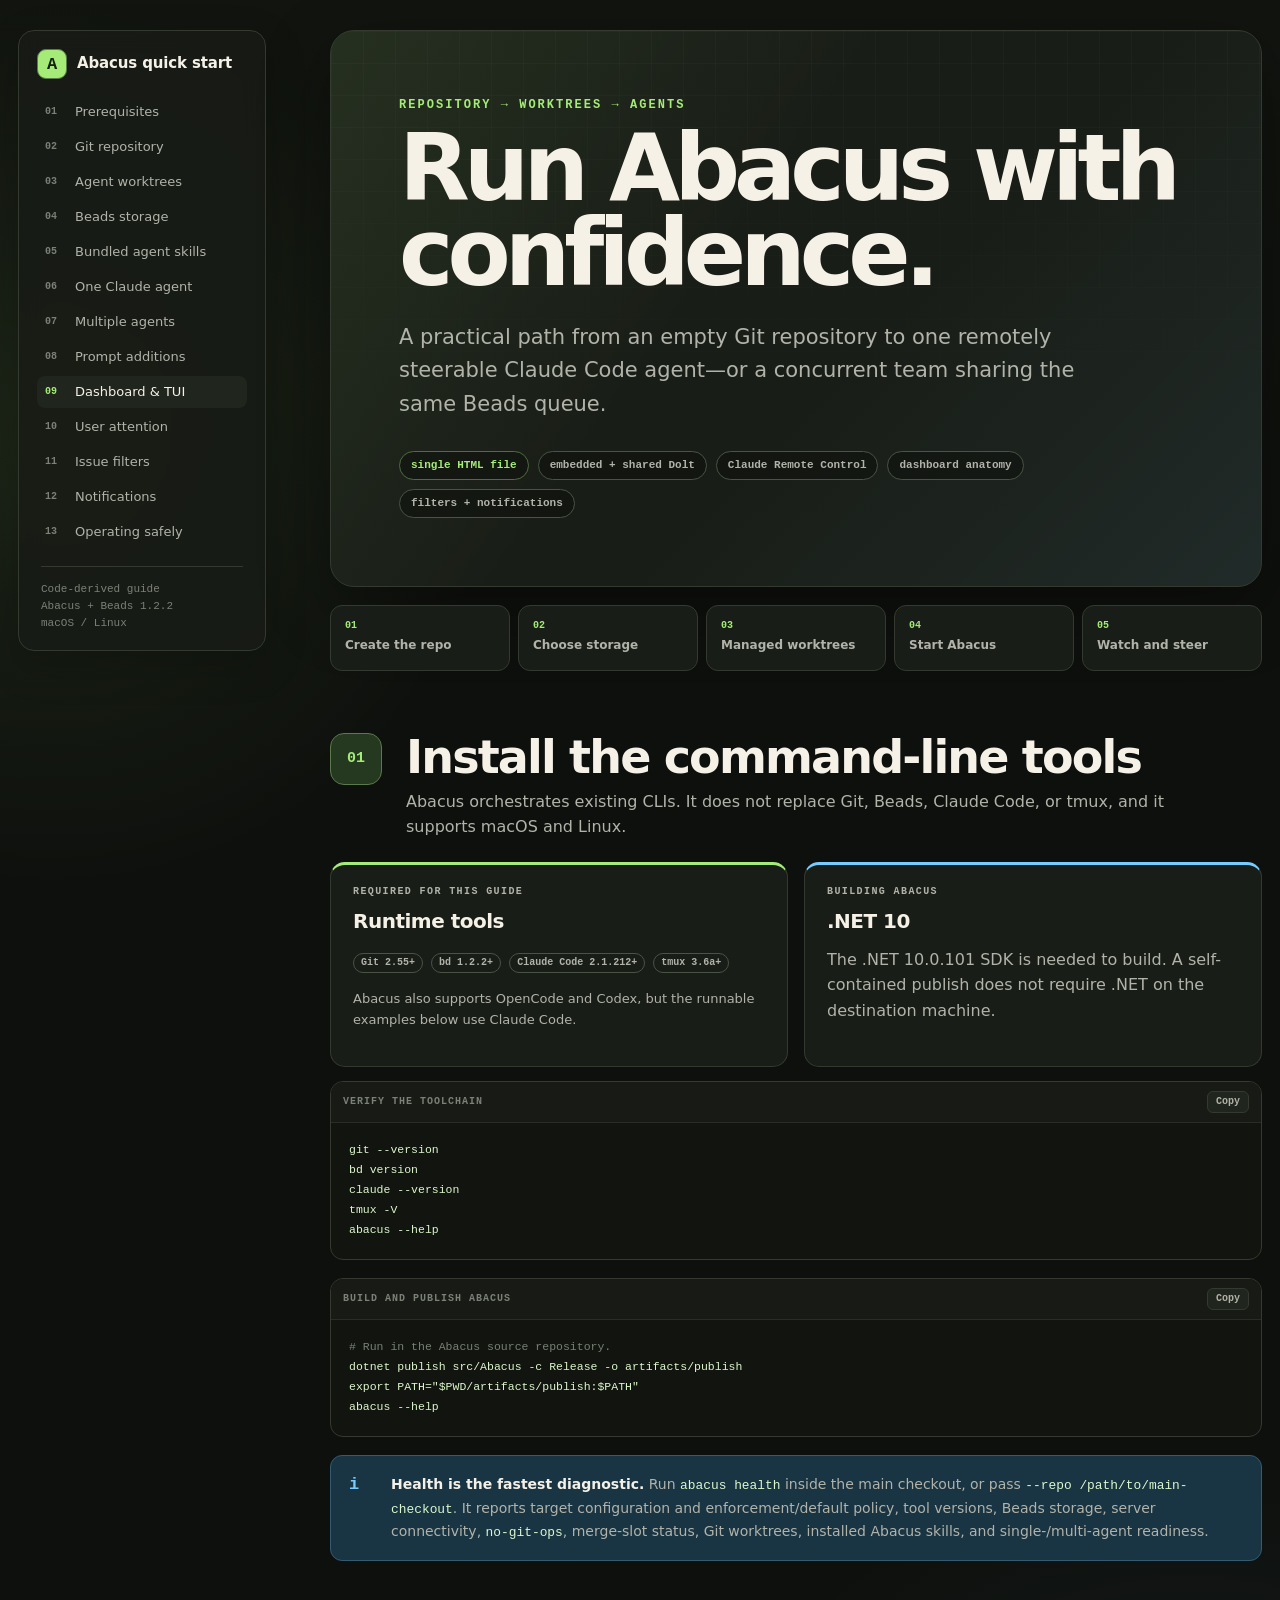
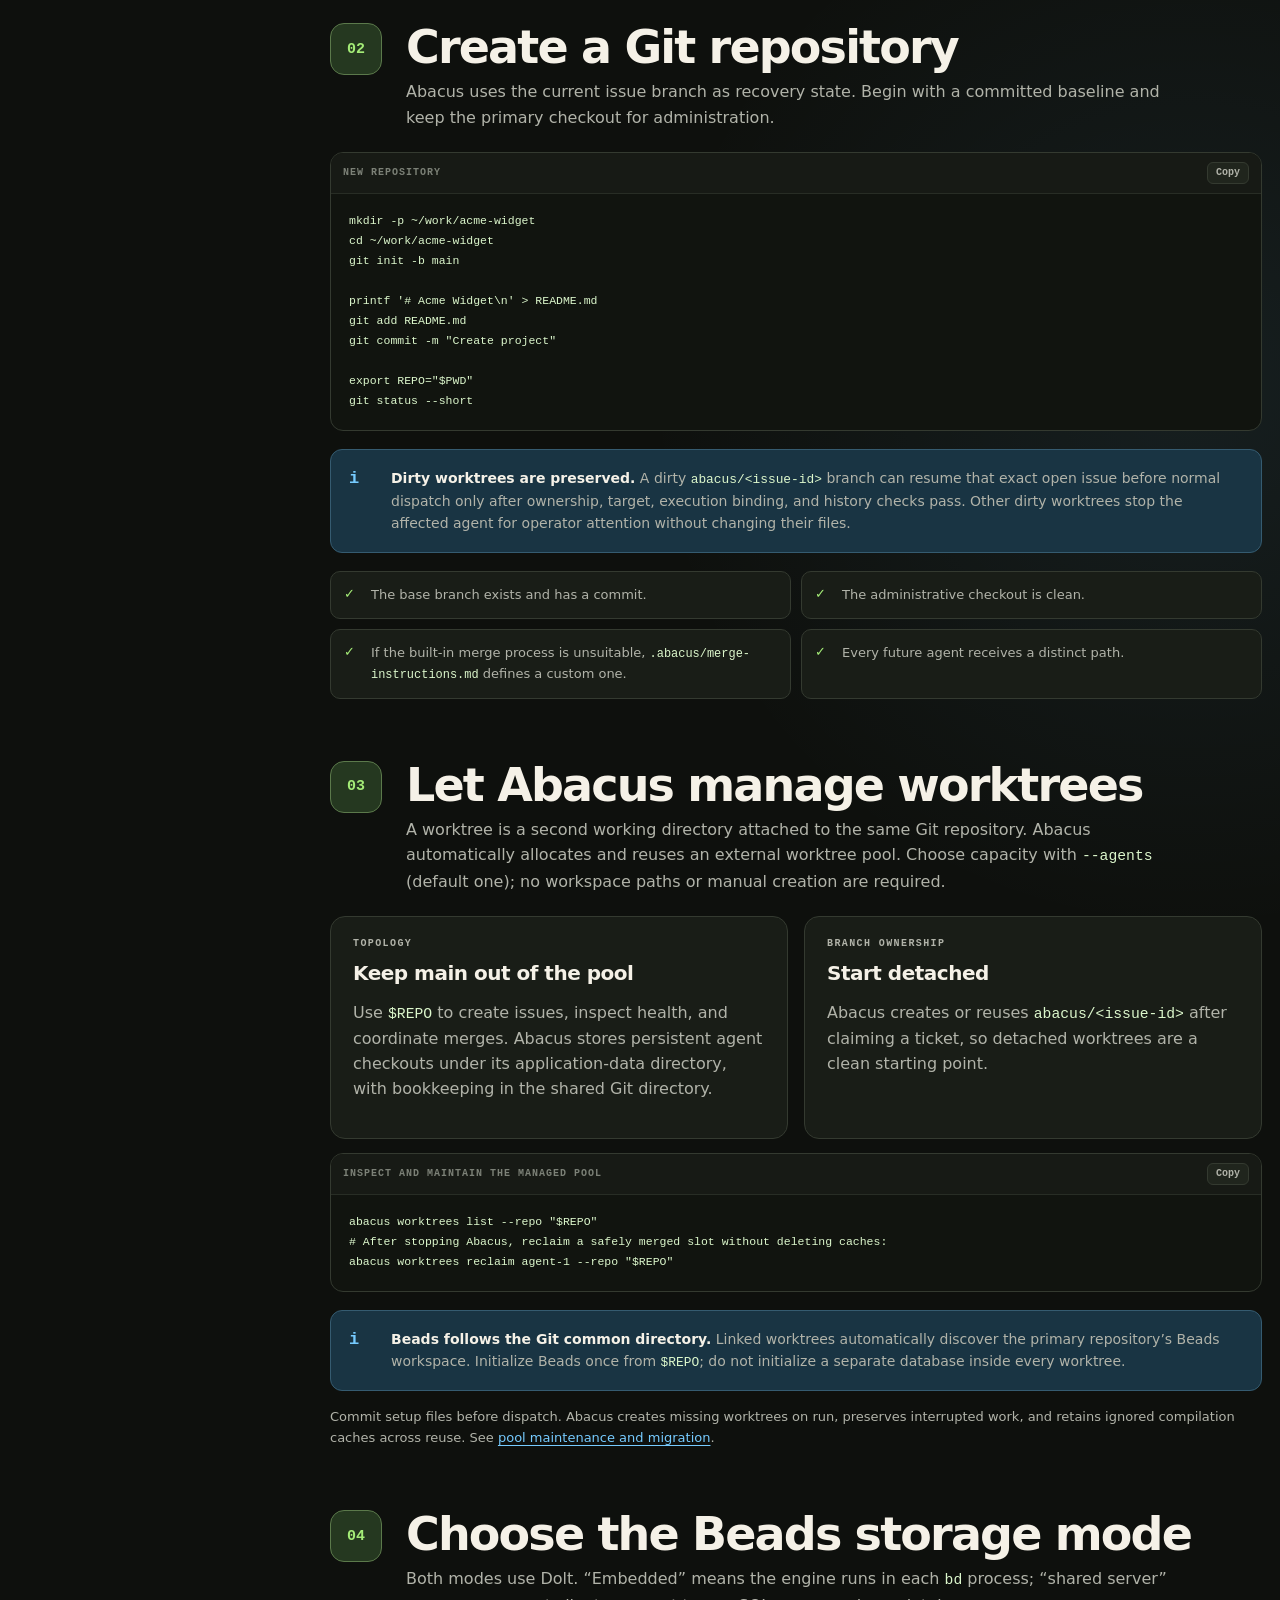
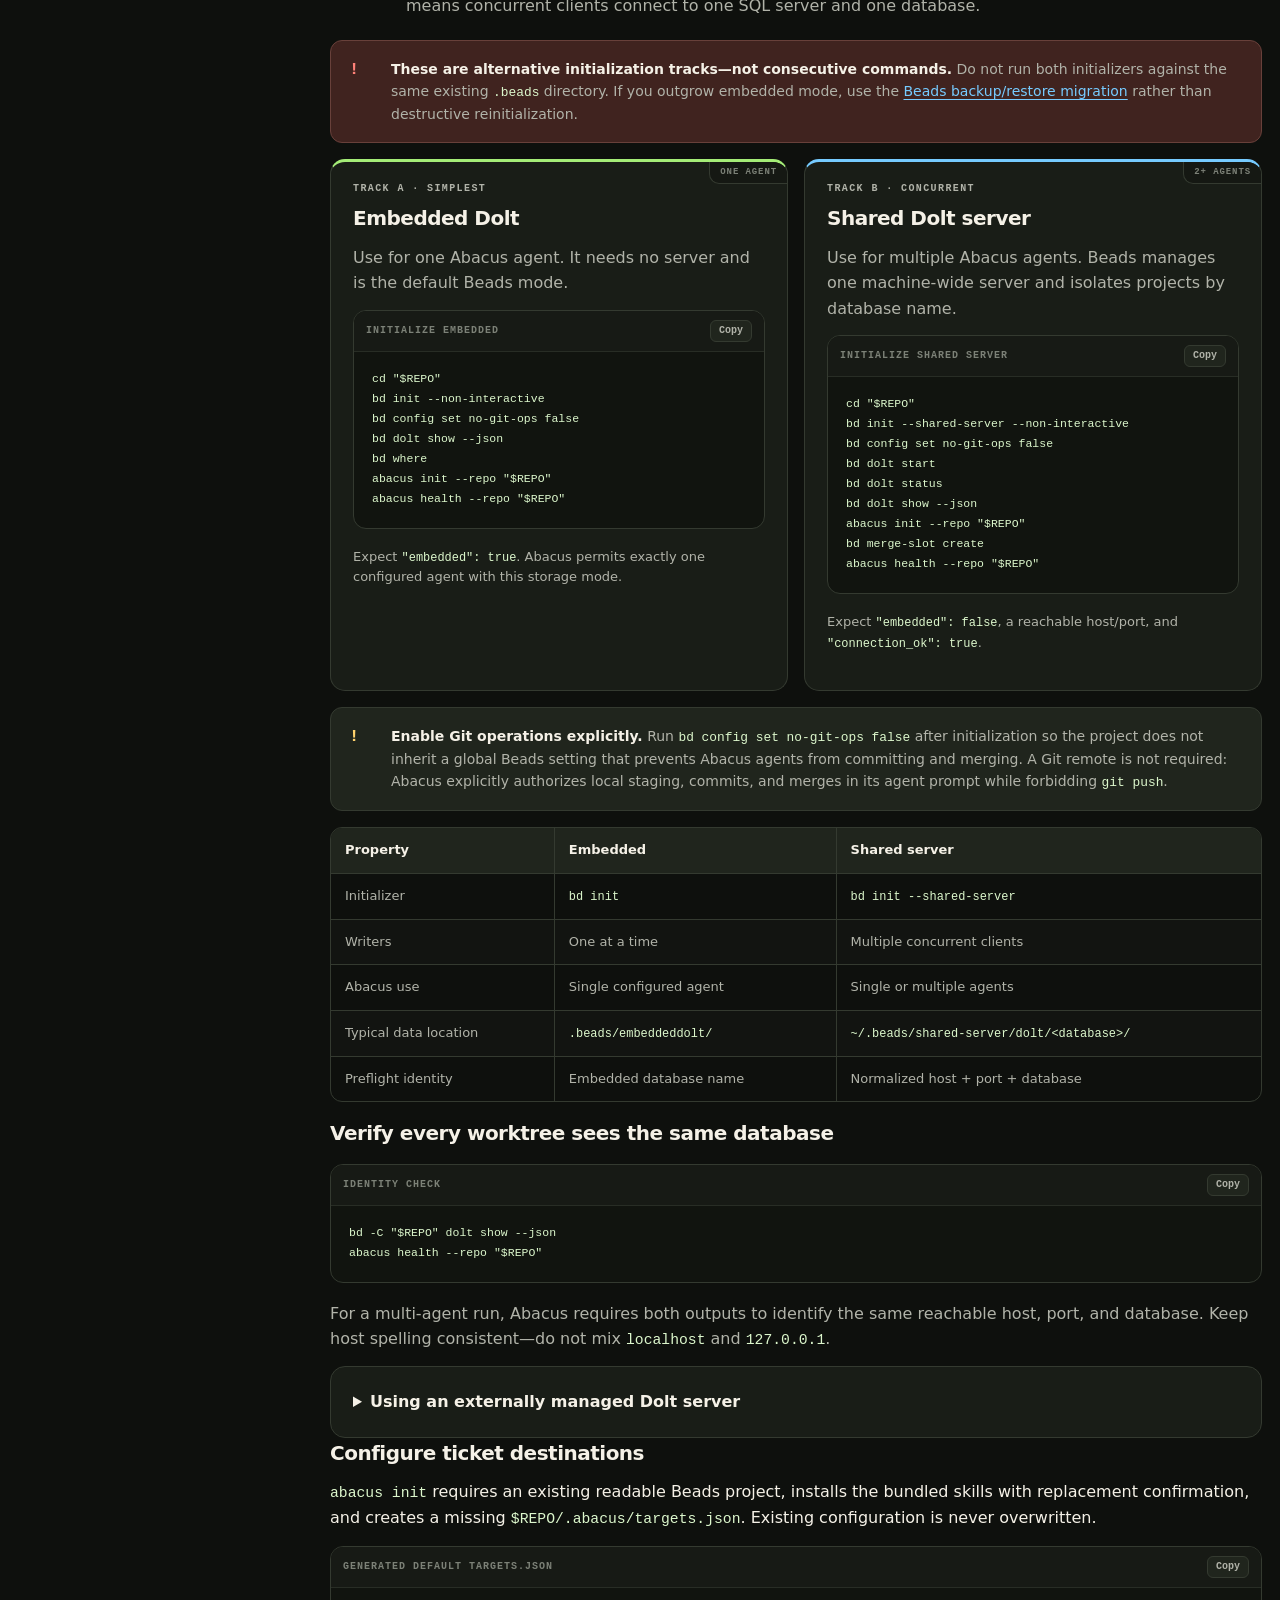
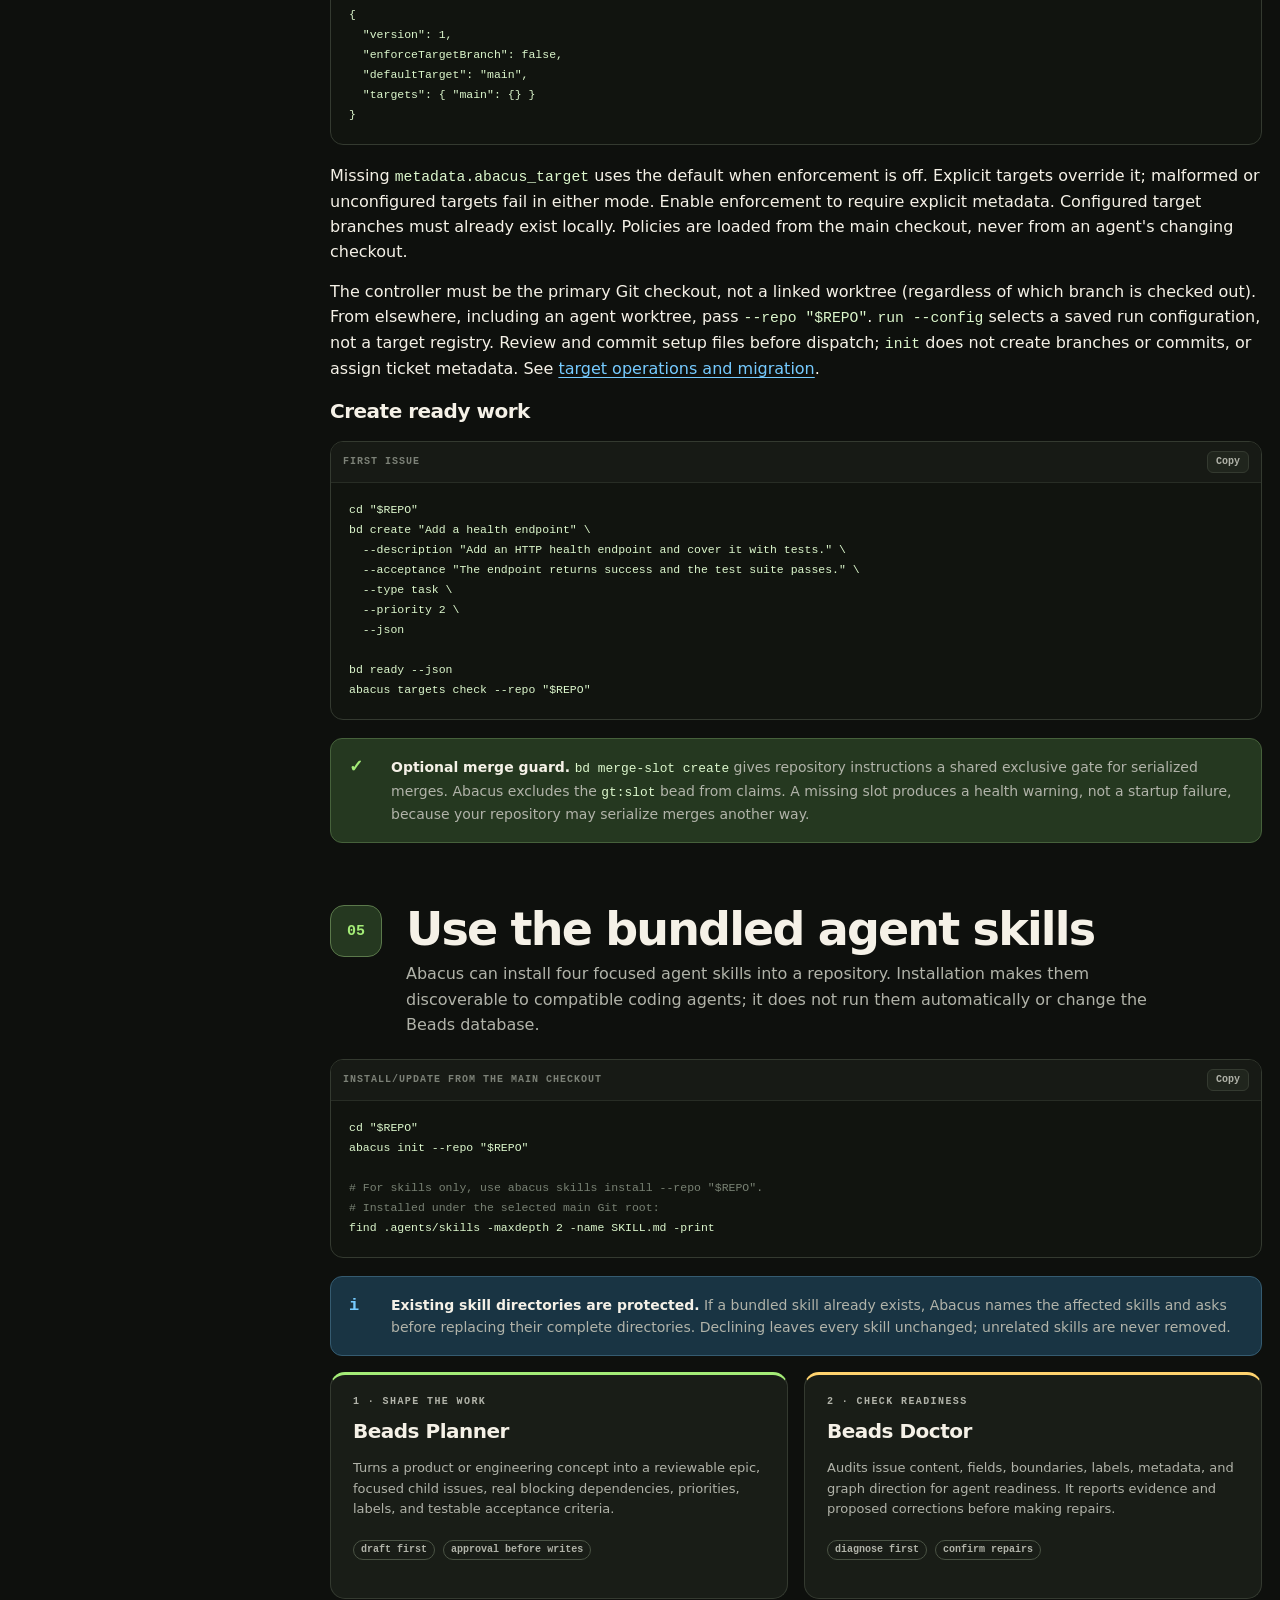
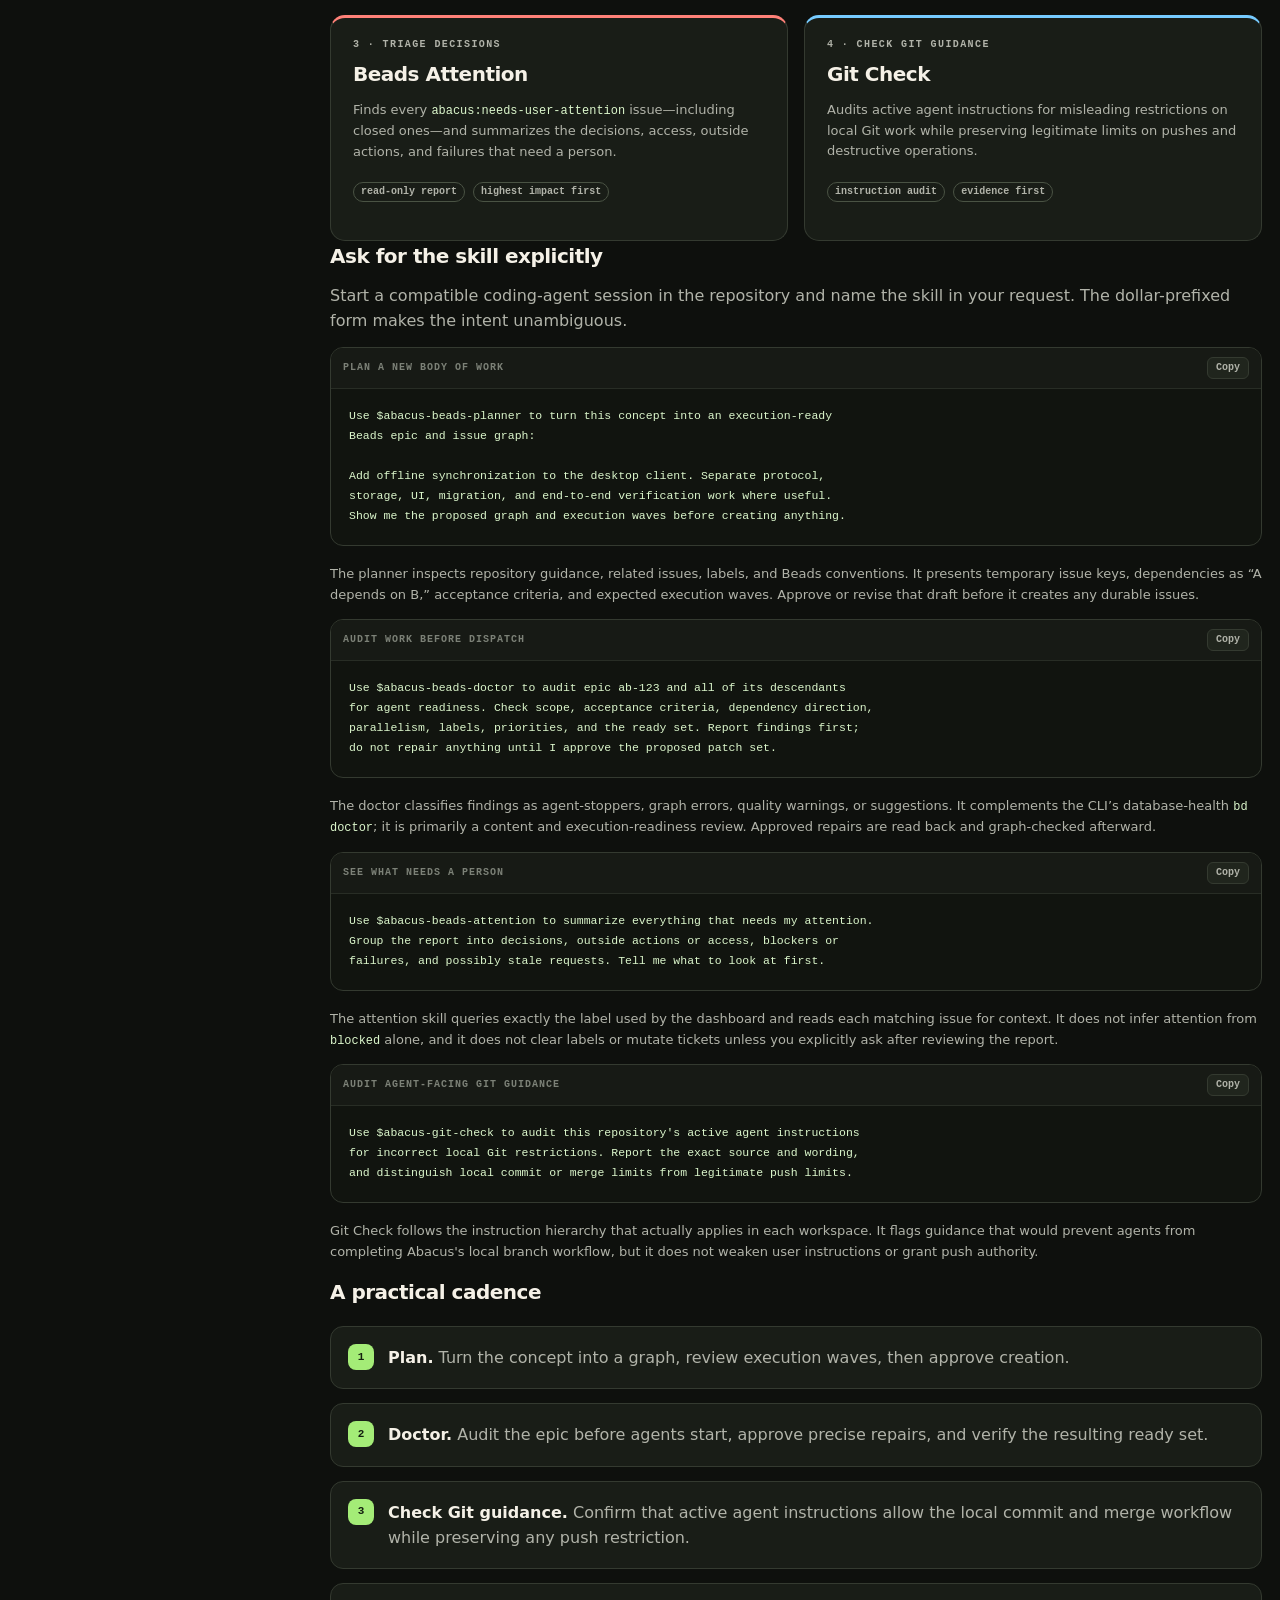
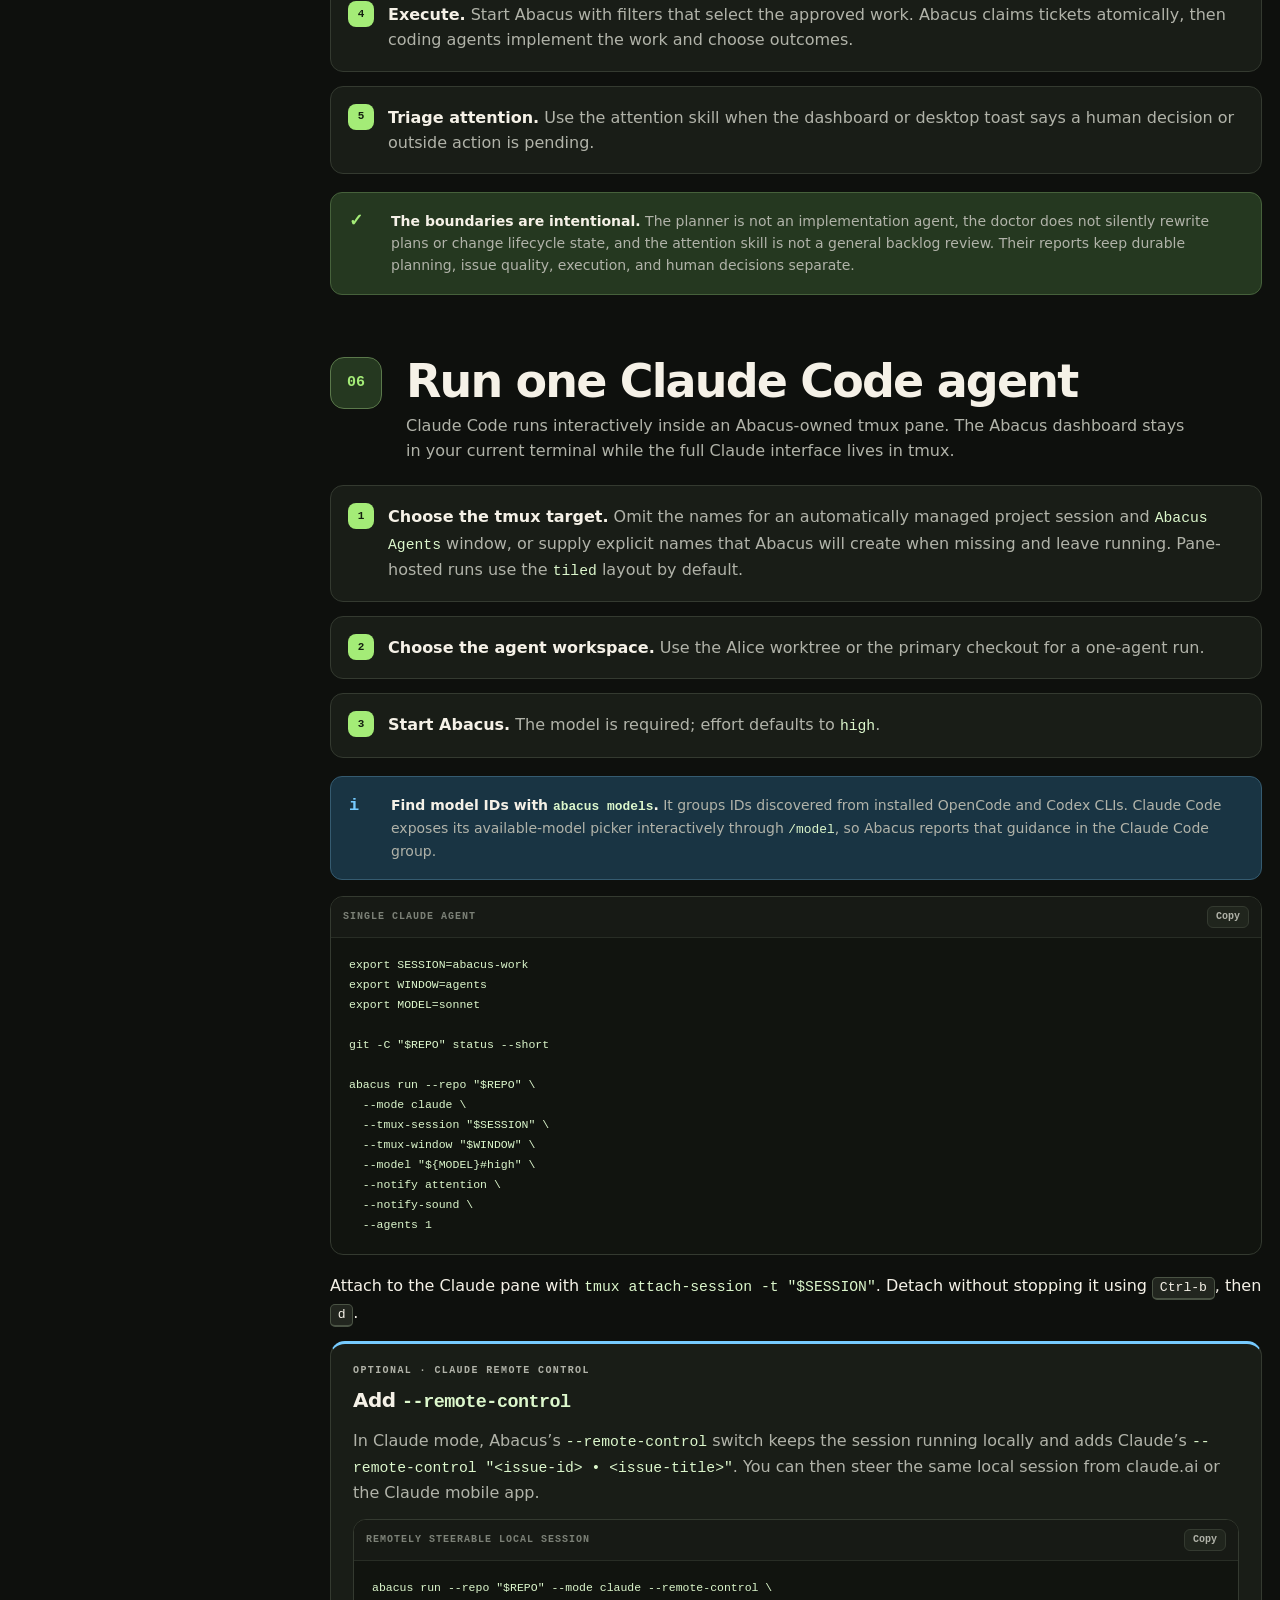
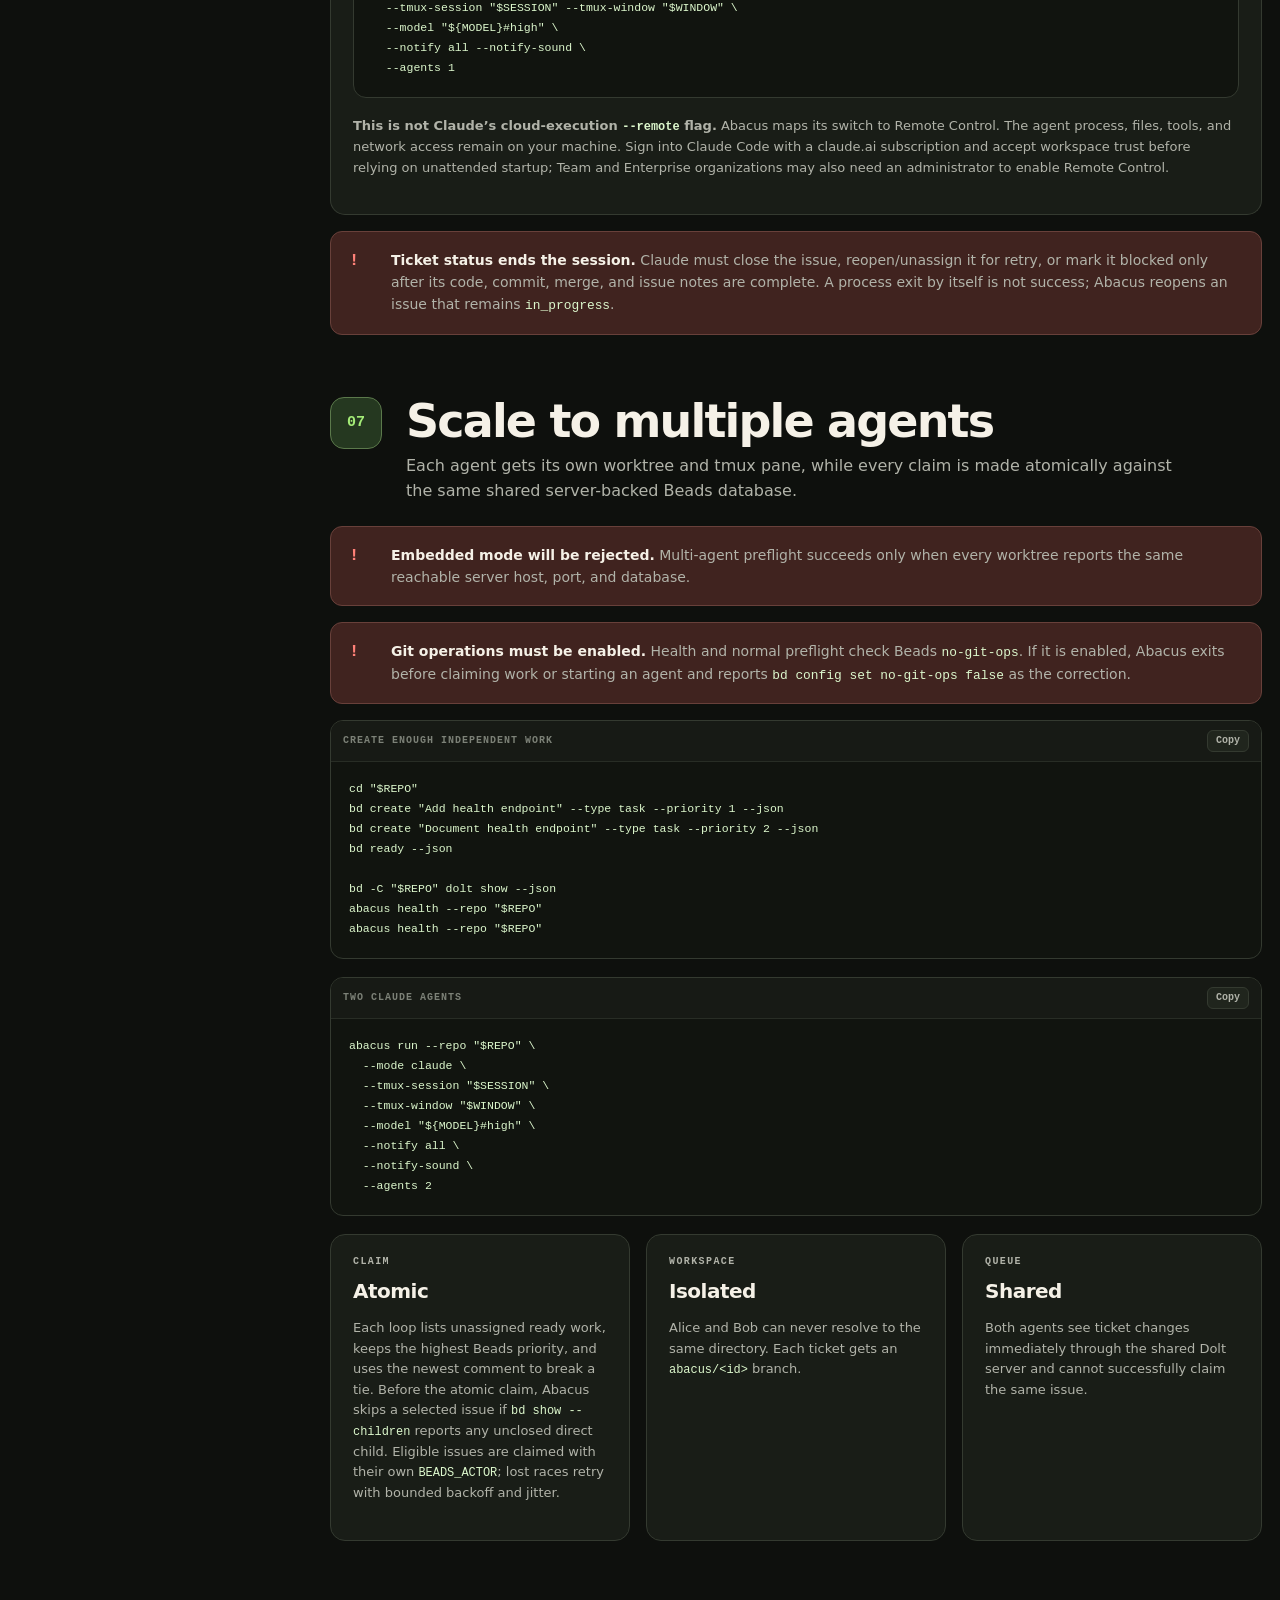
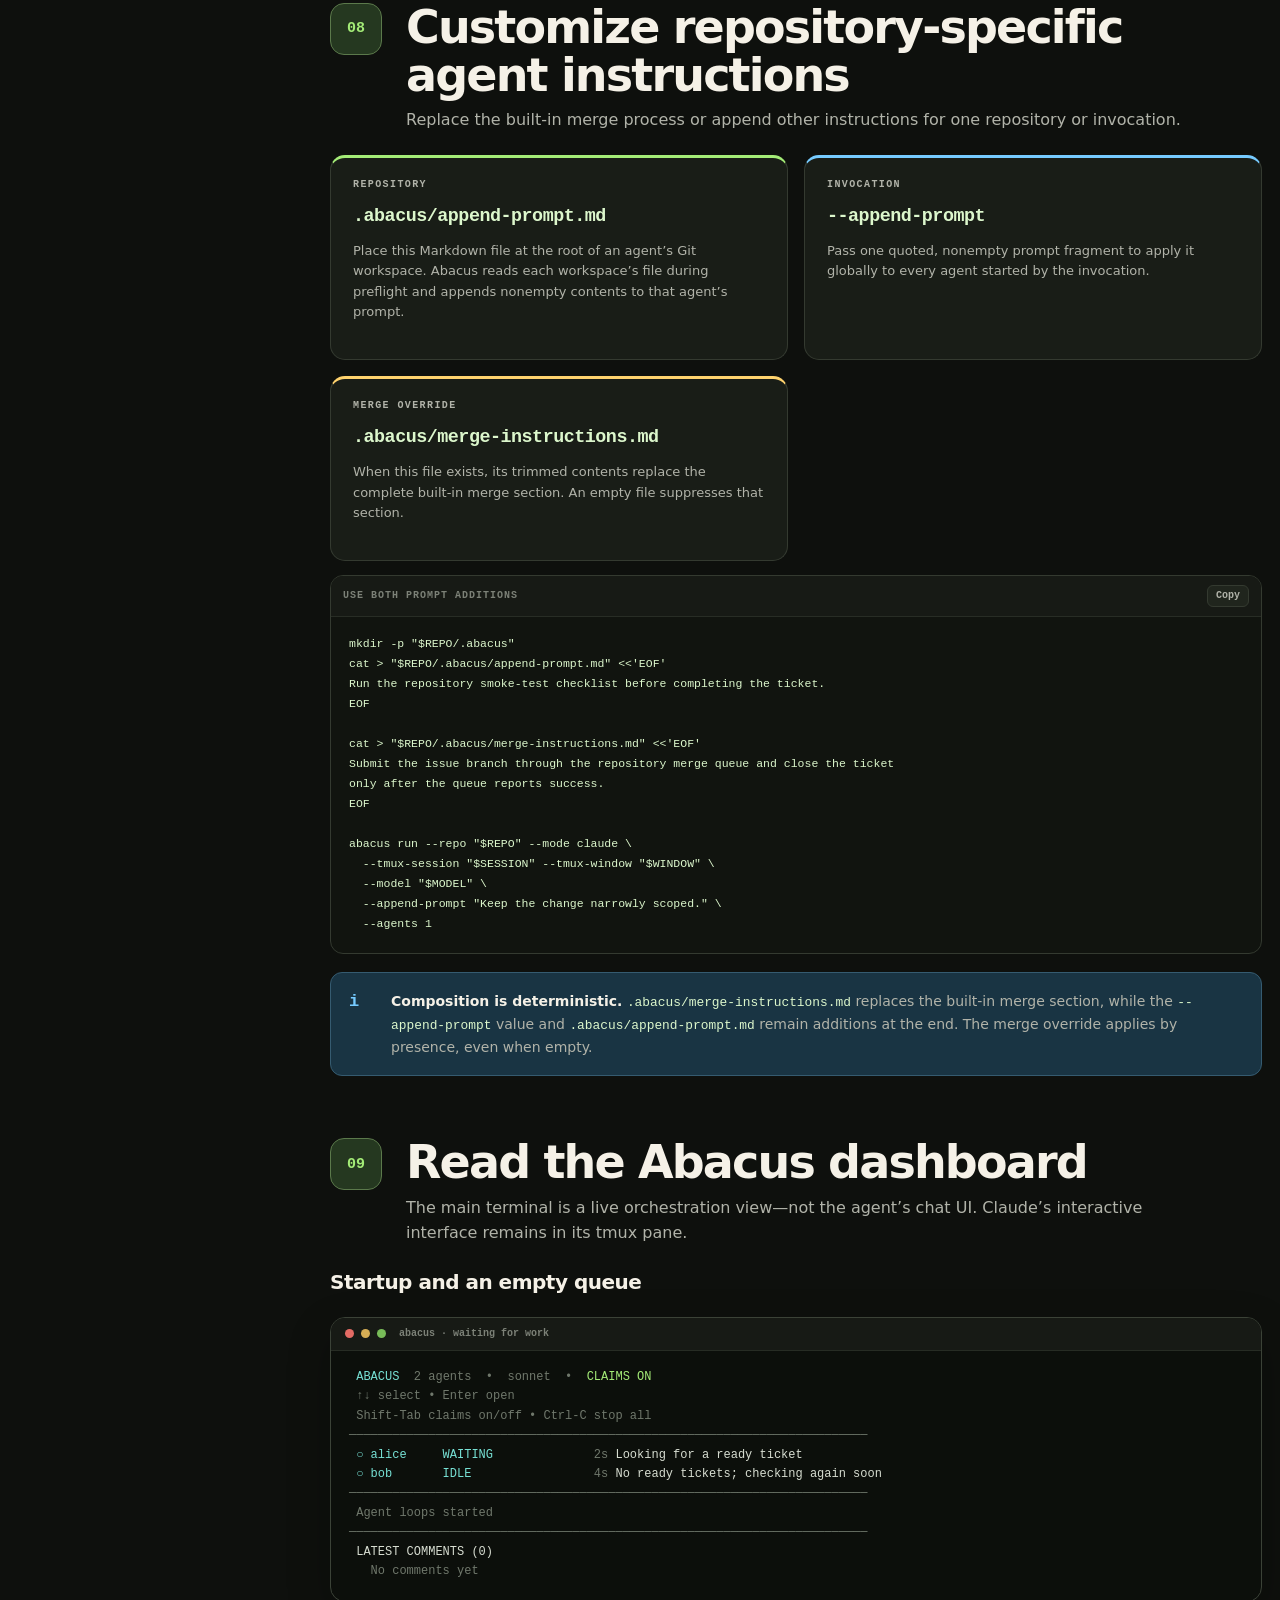
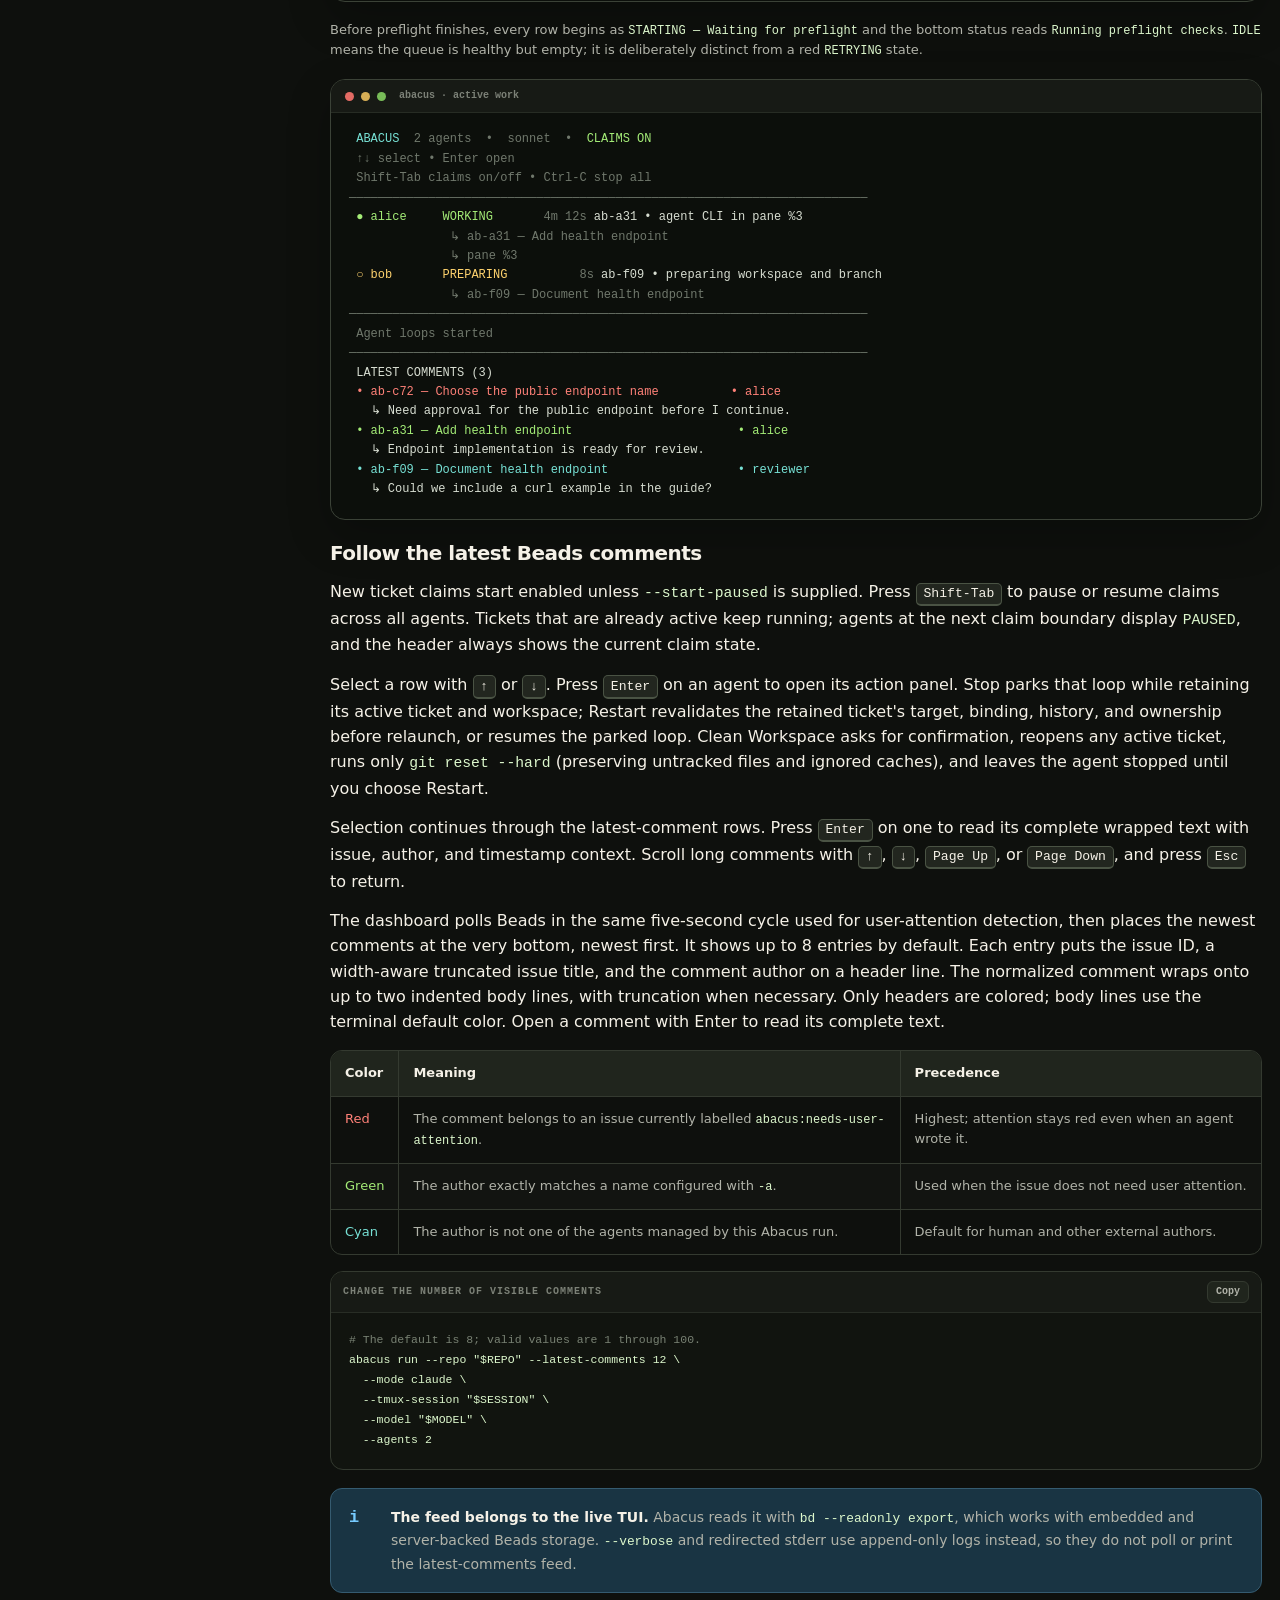
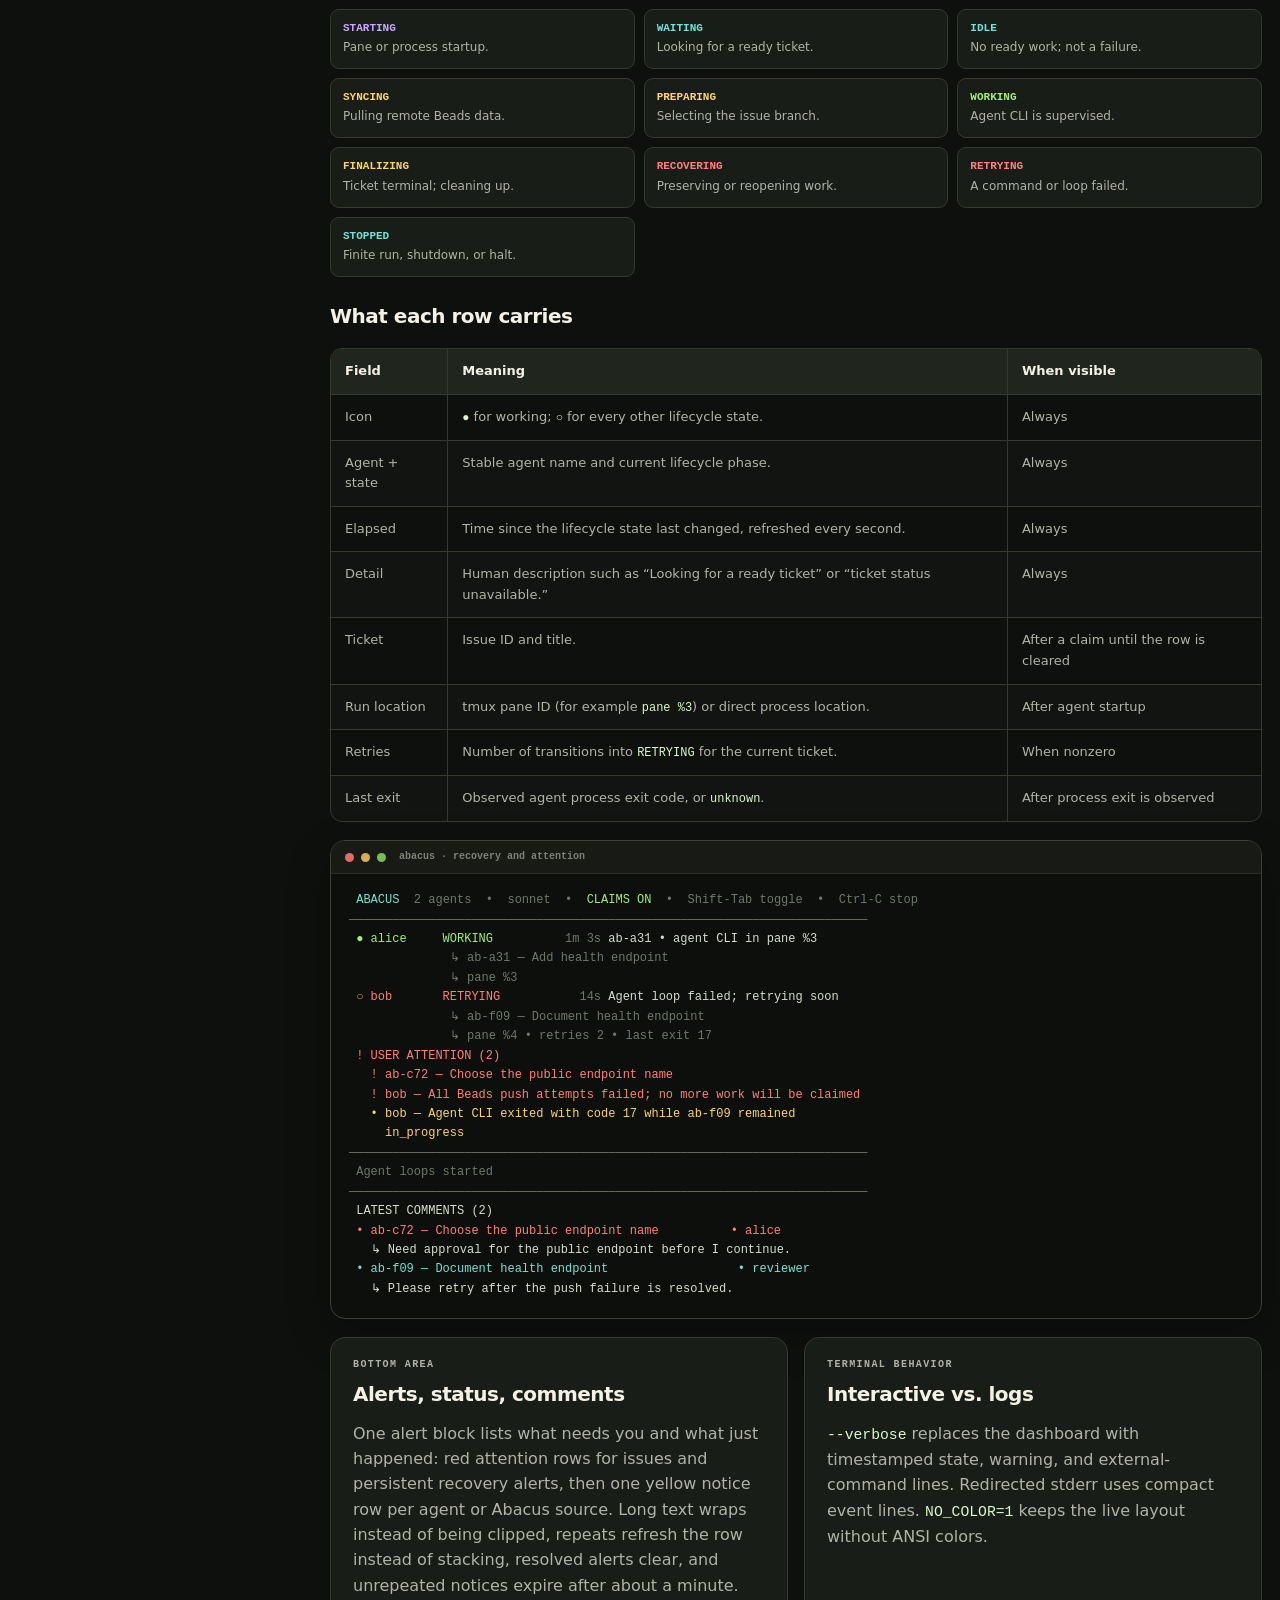
<file: docs/quick-start.html>
<!doctype html>
<html lang="en">
<head>
  <meta charset="utf-8">
  <meta name="viewport" content="width=device-width, initial-scale=1">
  <meta name="description" content="A practical quick-start guide for running Abacus with Git worktrees, Beads, Claude Code, tmux, the latest-comments log, user-attention resolution, filters, and desktop notifications.">
  <title>Abacus Quick Start</title>
  <style>
    :root {
      color-scheme: dark;
      --page: #0e100d;
      --page-soft: #141712;
      --panel: #191d17;
      --panel-raised: #20251d;
      --panel-code: #11140f;
      --ink: #f5f1e7;
      --muted: #b1b3a9;
      --faint: #7c8177;
      --line: #343a30;
      --line-strong: #4a5344;
      --green: #a4ec77;
      --green-soft: #253820;
      --blue: #76cbff;
      --blue-soft: #193443;
      --yellow: #ffd36e;
      --yellow-soft: #3a301a;
      --red: #ff8178;
      --red-soft: #40231f;
      --violet: #c6a9ff;
      --violet-soft: #302747;
      --cyan: #77e1d5;
      --shadow: 0 22px 70px rgb(0 0 0 / 30%);
      --mono: ui-monospace, SFMono-Regular, Menlo, Monaco, Consolas, "Liberation Mono", monospace;
      --sans: Inter, ui-sans-serif, system-ui, -apple-system, BlinkMacSystemFont, "Segoe UI", sans-serif;
    }

    * { box-sizing: border-box; }

    html {
      scroll-behavior: smooth;
      scroll-padding-top: 28px;
    }

    body {
      margin: 0;
      color: var(--ink);
      background:
        radial-gradient(circle at 4% 2%, rgb(164 236 119 / 9%), transparent 28rem),
        radial-gradient(circle at 93% 9%, rgb(118 203 255 / 8%), transparent 34rem),
        linear-gradient(180deg, #11140f 0, var(--page) 38rem);
      font-family: var(--sans);
      line-height: 1.58;
    }

    a {
      color: var(--blue);
      text-decoration-thickness: 1px;
      text-underline-offset: 3px;
    }

    a:hover { color: #b7e5ff; }

    code, pre, kbd { font-family: var(--mono); }

    code {
      color: #dcf7cc;
      font-size: .92em;
    }

    kbd {
      display: inline-block;
      padding: .08rem .42rem;
      border: 1px solid var(--line-strong);
      border-bottom-width: 2px;
      border-radius: 5px;
      color: var(--ink);
      background: #22261f;
      font-size: .82em;
      line-height: 1.35;
    }

    .layout {
      display: grid;
      grid-template-columns: 248px minmax(0, 1040px);
      gap: clamp(28px, 5vw, 72px);
      width: min(1400px, calc(100% - 36px));
      margin: 0 auto;
      padding: 30px 0 84px;
    }

    .side-nav {
      position: sticky;
      top: 22px;
      align-self: start;
      max-height: calc(100vh - 44px);
      overflow: auto;
      padding: 18px;
      border: 1px solid var(--line);
      border-radius: 16px;
      background: rgb(24 28 22 / 88%);
      box-shadow: 0 14px 42px rgb(0 0 0 / 18%);
      backdrop-filter: blur(12px);
    }

    .side-brand {
      display: flex;
      gap: 10px;
      align-items: center;
      margin-bottom: 17px;
      color: var(--ink);
      font-size: 15px;
      font-weight: 800;
      letter-spacing: -.01em;
    }

    .mark {
      display: grid;
      width: 30px;
      height: 30px;
      place-items: center;
      border: 1px solid #5b7b4b;
      border-radius: 9px;
      color: #14200f;
      background: var(--green);
      font: 900 17px/1 var(--mono);
    }

    .side-nav ol {
      display: grid;
      gap: 3px;
      margin: 0;
      padding: 0;
      list-style: none;
      counter-reset: nav;
    }

    .side-nav li { counter-increment: nav; }

    .side-nav a {
      display: grid;
      grid-template-columns: 23px 1fr;
      gap: 7px;
      padding: 7px 8px;
      border-radius: 8px;
      color: var(--muted);
      text-decoration: none;
      font-size: 13px;
      line-height: 1.35;
    }

    .side-nav a::before {
      content: counter(nav, decimal-leading-zero);
      color: var(--faint);
      font: 700 10px/1.8 var(--mono);
    }

    .side-nav a:hover,
    .side-nav a.active {
      color: var(--ink);
      background: var(--panel-raised);
    }

    .side-nav a.active::before { color: var(--green); }

    .side-note {
      margin: 18px 4px 0;
      padding-top: 14px;
      border-top: 1px solid var(--line);
      color: var(--faint);
      font: 11px/1.55 var(--mono);
    }

    main { min-width: 0; }

    .hero {
      position: relative;
      overflow: hidden;
      min-height: 470px;
      padding: clamp(30px, 6vw, 68px);
      border: 1px solid var(--line);
      border-radius: 24px;
      background:
        linear-gradient(125deg, rgb(164 236 119 / 9%), transparent 42%),
        linear-gradient(315deg, rgb(118 203 255 / 8%), transparent 43%),
        var(--panel);
      box-shadow: var(--shadow);
    }

    .hero::after {
      position: absolute;
      inset: 0;
      pointer-events: none;
      background-image:
        linear-gradient(rgb(255 255 255 / 2.2%) 1px, transparent 1px),
        linear-gradient(90deg, rgb(255 255 255 / 2.2%) 1px, transparent 1px);
      background-size: 32px 32px;
      content: "";
      mask-image: linear-gradient(to bottom, black, transparent 80%);
    }

    .eyebrow {
      position: relative;
      z-index: 1;
      margin: 0 0 16px;
      color: var(--green);
      font: 800 12px/1 var(--mono);
      letter-spacing: .17em;
      text-transform: uppercase;
    }

    h1 {
      position: relative;
      z-index: 1;
      max-width: 820px;
      margin: 0;
      font-size: clamp(48px, 8vw, 92px);
      font-weight: 780;
      letter-spacing: -.065em;
      line-height: .92;
    }

    .hero-copy {
      position: relative;
      z-index: 1;
      max-width: 720px;
      margin: 25px 0 30px;
      color: var(--muted);
      font-size: clamp(17px, 2.2vw, 21px);
    }

    .hero-badges {
      position: relative;
      z-index: 1;
      display: flex;
      flex-wrap: wrap;
      gap: 9px;
    }

    .badge {
      padding: 8px 11px;
      border: 1px solid var(--line-strong);
      border-radius: 999px;
      color: var(--muted);
      background: rgb(12 15 11 / 50%);
      font: 700 11px/1 var(--mono);
    }

    .badge.good { color: var(--green); border-color: #506c43; }

    .route {
      display: grid;
      grid-template-columns: repeat(5, 1fr);
      gap: 8px;
      margin: 18px 0 54px;
    }

    .route a {
      position: relative;
      padding: 15px 14px;
      border: 1px solid var(--line);
      border-radius: 12px;
      color: var(--muted);
      background: var(--panel);
      text-decoration: none;
      font-size: 12px;
      font-weight: 720;
    }

    .route strong {
      display: block;
      margin-bottom: 5px;
      color: var(--green);
      font: 800 10px/1 var(--mono);
    }

    article { margin-top: 62px; }

    .section-heading {
      display: grid;
      grid-template-columns: 58px minmax(0, 1fr);
      gap: 18px;
      align-items: start;
      margin-bottom: 22px;
    }

    .section-number {
      display: grid;
      width: 52px;
      height: 52px;
      place-items: center;
      border: 1px solid #5b794b;
      border-radius: 14px;
      color: var(--green);
      background: var(--green-soft);
      font: 850 15px/1 var(--mono);
    }

    h2 {
      margin: 0;
      font-size: clamp(29px, 4.2vw, 46px);
      font-weight: 750;
      letter-spacing: -.04em;
      line-height: 1.05;
    }

    .section-intro {
      max-width: 780px;
      margin: 8px 0 0;
      color: var(--muted);
      font-size: 16px;
    }

    h3 {
      margin: 0 0 10px;
      font-size: 20px;
      letter-spacing: -.025em;
    }

    h4 {
      margin: 0 0 8px;
      color: var(--ink);
      font-size: 14px;
      letter-spacing: .01em;
    }

    p { margin: 0 0 14px; }

    .muted { color: var(--muted); }
    .small { font-size: 13px; }

    .grid-2,
    .grid-3 {
      display: grid;
      gap: 16px;
    }

    .grid-2 { grid-template-columns: repeat(2, minmax(0, 1fr)); }
    .grid-3 { grid-template-columns: repeat(3, minmax(0, 1fr)); }

    .card {
      padding: 22px;
      border: 1px solid var(--line);
      border-radius: 15px;
      background: var(--panel);
    }

    .card.accent-green { border-top: 3px solid var(--green); }
    .card.accent-blue { border-top: 3px solid var(--blue); }
    .card.accent-yellow { border-top: 3px solid var(--yellow); }
    .card.accent-red { border-top: 3px solid var(--red); }

    .card p,
    .card li { color: var(--muted); }

    .kicker {
      margin: 0 0 9px;
      color: var(--green);
      font: 800 10px/1 var(--mono);
      letter-spacing: .14em;
      text-transform: uppercase;
    }

    .callout {
      display: grid;
      grid-template-columns: 30px minmax(0, 1fr);
      gap: 12px;
      margin: 16px 0;
      padding: 17px 18px;
      border: 1px solid var(--line);
      border-radius: 12px;
      background: var(--panel-raised);
    }

    .callout .icon {
      color: var(--yellow);
      font: 900 17px/1.45 var(--mono);
    }

    .callout strong { color: var(--ink); }
    .callout p { margin: 0; color: var(--muted); font-size: 14px; }
    .callout.danger { border-color: #68403a; background: var(--red-soft); }
    .callout.danger .icon { color: var(--red); }
    .callout.info { border-color: #355b70; background: var(--blue-soft); }
    .callout.info .icon { color: var(--blue); }
    .callout.success { border-color: #46613b; background: var(--green-soft); }
    .callout.success .icon { color: var(--green); }

    .code-block {
      position: relative;
      overflow: hidden;
      margin: 14px 0 18px;
      border: 1px solid var(--line);
      border-radius: 13px;
      background: var(--panel-code);
    }

    .code-label {
      display: flex;
      justify-content: space-between;
      gap: 14px;
      align-items: center;
      padding: 9px 12px;
      border-bottom: 1px solid #282d25;
      color: var(--faint);
      background: #171a15;
      font: 700 10px/1 var(--mono);
      letter-spacing: .1em;
      text-transform: uppercase;
    }

    .copy-button {
      appearance: none;
      padding: 5px 8px;
      border: 1px solid var(--line);
      border-radius: 6px;
      color: var(--muted);
      background: #20251d;
      font: 700 10px/1 var(--mono);
      cursor: pointer;
    }

    .copy-button:hover { color: var(--ink); border-color: var(--line-strong); }

    pre {
      overflow: auto;
      margin: 0;
      padding: 17px 18px 19px;
      color: #e1edd9;
      font-size: 12.5px;
      line-height: 1.6;
      tab-size: 2;
      scrollbar-color: #46503f transparent;
    }

    .comment { color: #788173; }
    .cmd { color: var(--green); }
    .flag { color: var(--blue); }
    .value { color: var(--yellow); }

    .steps {
      display: grid;
      gap: 14px;
      margin: 18px 0;
      padding: 0;
      list-style: none;
      counter-reset: steps;
    }

    .steps > li {
      position: relative;
      padding: 18px 18px 18px 57px;
      border: 1px solid var(--line);
      border-radius: 13px;
      color: var(--muted);
      background: var(--panel);
      counter-increment: steps;
    }

    .steps > li::before {
      position: absolute;
      top: 17px;
      left: 17px;
      display: grid;
      width: 26px;
      height: 26px;
      place-items: center;
      border-radius: 8px;
      color: #14200f;
      background: var(--green);
      content: counter(steps);
      font: 900 11px/1 var(--mono);
    }

    .steps strong { color: var(--ink); }

    .choice {
      position: relative;
      overflow: hidden;
    }

    .choice::before {
      position: absolute;
      top: 0;
      right: 0;
      padding: 6px 10px;
      border-bottom: 1px solid var(--line);
      border-left: 1px solid var(--line);
      border-bottom-left-radius: 10px;
      color: var(--faint);
      background: #151813;
      font: 800 9px/1 var(--mono);
      letter-spacing: .1em;
      text-transform: uppercase;
      content: attr(data-fit);
    }

    .comparison {
      width: 100%;
      margin: 16px 0;
      border-collapse: separate;
      border-spacing: 0;
      overflow: hidden;
      border: 1px solid var(--line);
      border-radius: 12px;
      color: var(--muted);
      font-size: 13px;
    }

    .comparison th,
    .comparison td {
      padding: 12px 14px;
      border-right: 1px solid var(--line);
      border-bottom: 1px solid var(--line);
      text-align: left;
      vertical-align: top;
    }

    .comparison th:last-child,
    .comparison td:last-child { border-right: 0; }
    .comparison tr:last-child td { border-bottom: 0; }
    .comparison thead th { color: var(--ink); background: var(--panel-raised); }
    .comparison tbody tr:nth-child(even) { background: rgb(255 255 255 / 1.4%); }

    .terminal {
      overflow: hidden;
      margin: 18px 0;
      border: 1px solid #3b4237;
      border-radius: 15px;
      background: #0c0f0b;
      box-shadow: 0 16px 44px rgb(0 0 0 / 24%);
    }

    .terminal-bar {
      display: flex;
      gap: 7px;
      align-items: center;
      padding: 11px 14px;
      border-bottom: 1px solid #272c24;
      color: var(--faint);
      background: #171a15;
      font: 650 10px/1 var(--mono);
    }

    .dot { width: 9px; height: 9px; border-radius: 50%; background: #565d51; }
    .dot.red { background: #e36b64; }
    .dot.yellow { background: #d7ae55; }
    .dot.green { background: #78bc58; }
    .terminal-title { margin-left: 6px; }

    .terminal pre {
      min-height: 150px;
      color: #d7ddd1;
      font-size: 12px;
      line-height: 1.62;
    }

    .t-cyan { color: var(--cyan); }
    .t-green { color: var(--green); }
    .t-yellow { color: var(--yellow); }
    .t-red { color: var(--red); }
    .t-violet { color: var(--violet); }
    .t-dim { color: #70786c; }

    .state-key {
      display: grid;
      grid-template-columns: repeat(3, minmax(0, 1fr));
      gap: 9px;
      margin: 16px 0 24px;
    }

    .state {
      padding: 11px 12px;
      border: 1px solid var(--line);
      border-radius: 9px;
      color: var(--muted);
      background: var(--panel);
      font-size: 12px;
    }

    .state strong {
      display: block;
      margin-bottom: 3px;
      font: 800 11px/1.3 var(--mono);
    }

    .notification {
      display: grid;
      grid-template-columns: 36px minmax(0, 1fr);
      gap: 12px;
      margin: 12px 0;
      padding: 14px;
      border: 1px solid #495143;
      border-radius: 13px;
      background: linear-gradient(135deg, #242921, #191d17);
      box-shadow: 0 9px 24px rgb(0 0 0 / 20%);
    }

    .notification-icon {
      display: grid;
      width: 34px;
      height: 34px;
      place-items: center;
      border-radius: 10px;
      color: #14200f;
      background: var(--green);
      font: 900 17px/1 var(--mono);
    }

    .notification strong { display: block; font-size: 13px; }
    .notification span { color: var(--muted); font-size: 12px; }

    .pill {
      display: inline-block;
      margin: 2px 3px 2px 0;
      padding: 4px 7px;
      border: 1px solid var(--line-strong);
      border-radius: 999px;
      color: var(--muted);
      font: 700 10px/1 var(--mono);
    }

    .checklist {
      display: grid;
      grid-template-columns: repeat(2, minmax(0, 1fr));
      gap: 10px;
      margin: 18px 0;
      padding: 0;
      list-style: none;
    }

    .checklist li {
      position: relative;
      padding: 13px 13px 13px 40px;
      border: 1px solid var(--line);
      border-radius: 10px;
      color: var(--muted);
      background: var(--panel);
      font-size: 13px;
    }

    .checklist li::before {
      position: absolute;
      top: 12px;
      left: 13px;
      color: var(--green);
      content: "✓";
      font-weight: 900;
    }

    .source-list {
      display: grid;
      gap: 8px;
      margin: 0;
      padding: 0;
      list-style: none;
    }

    .source-list li {
      padding: 11px 13px;
      border: 1px solid var(--line);
      border-radius: 9px;
      background: var(--panel);
      font-size: 13px;
    }

    footer {
      margin-top: 70px;
      padding: 24px 0 8px;
      border-top: 1px solid var(--line);
      color: var(--faint);
      font-size: 12px;
    }

    @media (max-width: 1050px) {
      .layout { grid-template-columns: 1fr; }
      .side-nav {
        position: relative;
        top: auto;
        max-height: none;
      }
      .side-nav ol { grid-template-columns: repeat(3, minmax(0, 1fr)); }
      .side-note { display: none; }
    }

    @media (max-width: 760px) {
      .layout { width: min(100% - 20px, 1040px); padding-top: 10px; }
      .side-nav ol, .grid-2, .grid-3, .state-key, .checklist { grid-template-columns: 1fr; }
      .route { grid-template-columns: 1fr 1fr; }
      .hero { min-height: 0; padding: 30px 23px; border-radius: 18px; }
      .section-heading { grid-template-columns: 44px minmax(0, 1fr); gap: 12px; }
      .section-number { width: 40px; height: 40px; border-radius: 11px; }
      .comparison { display: block; overflow-x: auto; }
    }

    @media print {
      :root { color-scheme: light; }
      body { color: #151713; background: #fff; }
      .layout { display: block; width: 100%; padding: 0; }
      .side-nav, .copy-button { display: none; }
      .hero, .card, .steps > li, .terminal, .code-block, .callout { box-shadow: none; break-inside: avoid; }
      article { break-before: auto; }
      a { color: #195c78; }
    }
  </style>
</head>
<body>
  <div class="layout">
    <nav class="side-nav" aria-label="Guide sections">
      <div class="side-brand"><span class="mark">A</span> Abacus quick start</div>
      <ol>
        <li><a href="#prerequisites">Prerequisites</a></li>
        <li><a href="#repository">Git repository</a></li>
        <li><a href="#worktrees">Agent worktrees</a></li>
        <li><a href="#beads">Beads storage</a></li>
        <li><a href="#skills">Bundled agent skills</a></li>
        <li><a href="#single-agent">One Claude agent</a></li>
        <li><a href="#multi-agent">Multiple agents</a></li>
        <li><a href="#prompt-additions">Prompt additions</a></li>
        <li><a href="#dashboard">Dashboard &amp; TUI</a></li>
        <li><a href="#attention">User attention</a></li>
        <li><a href="#filters">Issue filters</a></li>
        <li><a href="#notifications">Notifications</a></li>
        <li><a href="#operations">Operating safely</a></li>
      </ol>
      <p class="side-note">Code-derived guide<br>Abacus + Beads 1.2.2<br>macOS / Linux</p>
    </nav>

    <main>
      <header class="hero">
        <p class="eyebrow">Repository → worktrees → agents</p>
        <h1>Run Abacus with confidence.</h1>
        <p class="hero-copy">A practical path from an empty Git repository to one remotely steerable Claude Code agent—or a concurrent team sharing the same Beads queue.</p>
        <div class="hero-badges" aria-label="Guide highlights">
          <span class="badge good">single HTML file</span>
          <span class="badge">embedded + shared Dolt</span>
          <span class="badge">Claude Remote Control</span>
          <span class="badge">dashboard anatomy</span>
          <span class="badge">filters + notifications</span>
        </div>
      </header>

      <nav class="route" aria-label="Fast path">
        <a href="#repository"><strong>01</strong>Create the repo</a>
        <a href="#beads"><strong>02</strong>Choose storage</a>
        <a href="#worktrees"><strong>03</strong>Managed worktrees</a>
        <a href="#single-agent"><strong>04</strong>Start Abacus</a>
        <a href="#dashboard"><strong>05</strong>Watch and steer</a>
      </nav>

      <article id="prerequisites">
        <div class="section-heading">
          <span class="section-number">01</span>
          <div>
            <h2>Install the command-line tools</h2>
            <p class="section-intro">Abacus orchestrates existing CLIs. It does not replace Git, Beads, Claude Code, or tmux, and it supports macOS and Linux.</p>
          </div>
        </div>

        <div class="grid-2">
          <section class="card accent-green">
            <p class="kicker">Required for this guide</p>
            <h3>Runtime tools</h3>
            <p><span class="pill">Git 2.55+</span> <span class="pill">bd 1.2.2+</span> <span class="pill">Claude Code 2.1.212+</span> <span class="pill">tmux 3.6a+</span></p>
            <p class="small">Abacus also supports OpenCode and Codex, but the runnable examples below use Claude Code.</p>
          </section>
          <section class="card accent-blue">
            <p class="kicker">Building Abacus</p>
            <h3>.NET 10</h3>
            <p>The .NET 10.0.101 SDK is needed to build. A self-contained publish does not require .NET on the destination machine.</p>
          </section>
        </div>

        <div class="code-block">
          <div class="code-label"><span>Verify the toolchain</span><button class="copy-button" type="button">Copy</button></div>
          <pre><code>git --version
bd version
claude --version
tmux -V
abacus --help</code></pre>
        </div>

        <div class="code-block">
          <div class="code-label"><span>Build and publish Abacus</span><button class="copy-button" type="button">Copy</button></div>
          <pre><code><span class="comment"># Run in the Abacus source repository.</span>
dotnet publish src/Abacus -c Release -o artifacts/publish
export PATH="$PWD/artifacts/publish:$PATH"
abacus --help</code></pre>
        </div>

        <div class="callout info">
          <span class="icon">i</span>
          <p><strong>Health is the fastest diagnostic.</strong> Run <code>abacus health</code> inside the main checkout, or pass <code>--repo /path/to/main-checkout</code>. It reports target configuration and enforcement/default policy, tool versions, Beads storage, server connectivity, <code>no-git-ops</code>, merge-slot status, Git worktrees, installed Abacus skills, and single-/multi-agent readiness.</p>
        </div>
      </article>

      <article id="repository">
        <div class="section-heading">
          <span class="section-number">02</span>
          <div>
            <h2>Create a Git repository</h2>
            <p class="section-intro">Abacus uses the current issue branch as recovery state. Begin with a committed baseline and keep the primary checkout for administration.</p>
          </div>
        </div>

        <div class="code-block">
          <div class="code-label"><span>New repository</span><button class="copy-button" type="button">Copy</button></div>
          <pre><code>mkdir -p ~/work/acme-widget
cd ~/work/acme-widget
git init -b main

printf '# Acme Widget\n' &gt; README.md
git add README.md
git commit -m "Create project"

export REPO="$PWD"
git status --short</code></pre>
        </div>

        <div class="callout info">
          <span class="icon">i</span>
          <p><strong>Dirty worktrees are preserved.</strong> A dirty <code>abacus/&lt;issue-id&gt;</code> branch can resume that exact open issue before normal dispatch only after ownership, target, execution binding, and history checks pass. Other dirty worktrees stop the affected agent for operator attention without changing their files.</p>
        </div>

        <ul class="checklist">
          <li>The base branch exists and has a commit.</li>
          <li>The administrative checkout is clean.</li>
          <li>If the built-in merge process is unsuitable, <code>.abacus/merge-instructions.md</code> defines a custom one.</li>
          <li>Every future agent receives a distinct path.</li>
        </ul>
      </article>

      <article id="worktrees">
        <div class="section-heading">
          <span class="section-number">03</span>
          <div>
            <h2>Let Abacus manage worktrees</h2>
            <p class="section-intro">A worktree is a second working directory attached to the same Git repository. Abacus automatically allocates and reuses an external worktree pool. Choose capacity with <code>--agents</code> (default one); no workspace paths or manual creation are required.</p>
          </div>
        </div>

        <div class="grid-2">
          <section class="card">
            <p class="kicker">Topology</p>
            <h3>Keep main out of the pool</h3>
            <p>Use <code>$REPO</code> to create issues, inspect health, and coordinate merges. Abacus stores persistent agent checkouts under its application-data directory, with bookkeeping in the shared Git directory.</p>
          </section>
          <section class="card">
            <p class="kicker">Branch ownership</p>
            <h3>Start detached</h3>
            <p>Abacus creates or reuses <code>abacus/&lt;issue-id&gt;</code> after claiming a ticket, so detached worktrees are a clean starting point.</p>
          </section>
        </div>

        <div class="code-block">
          <div class="code-label"><span>Inspect and maintain the managed pool</span><button class="copy-button" type="button">Copy</button></div>
          <pre><code>abacus worktrees list --repo "$REPO"
# After stopping Abacus, reclaim a safely merged slot without deleting caches:
abacus worktrees reclaim agent-1 --repo "$REPO"</code></pre>
        </div>

        <div class="callout info">
          <span class="icon">i</span>
          <p><strong>Beads follows the Git common directory.</strong> Linked worktrees automatically discover the primary repository’s Beads workspace. Initialize Beads once from <code>$REPO</code>; do not initialize a separate database inside every worktree.</p>
        </div>

        <p class="muted small">Commit setup files before dispatch. Abacus creates missing worktrees on run, preserves interrupted work, and retains ignored compilation caches across reuse. See <a href="worktrees.md">pool maintenance and migration</a>.</p>
      </article>

      <article id="beads">
        <div class="section-heading">
          <span class="section-number">04</span>
          <div>
            <h2>Choose the Beads storage mode</h2>
            <p class="section-intro">Both modes use Dolt. “Embedded” means the engine runs in each <code>bd</code> process; “shared server” means concurrent clients connect to one SQL server and one database.</p>
          </div>
        </div>

        <div class="callout danger">
          <span class="icon">!</span>
          <p><strong>These are alternative initialization tracks—not consecutive commands.</strong> Do not run both initializers against the same existing <code>.beads</code> directory. If you outgrow embedded mode, use the <a href="https://github.com/gastownhall/beads/blob/main/docs/DOLT.md#migrating-between-backends">Beads backup/restore migration</a> rather than destructive reinitialization.</p>
        </div>

        <div class="grid-2">
          <section class="card choice accent-green" data-fit="one agent">
            <p class="kicker">Track A · simplest</p>
            <h3>Embedded Dolt</h3>
            <p>Use for one Abacus agent. It needs no server and is the default Beads mode.</p>
            <div class="code-block">
              <div class="code-label"><span>Initialize embedded</span><button class="copy-button" type="button">Copy</button></div>
              <pre><code>cd "$REPO"
bd init --non-interactive
bd config set no-git-ops false
bd dolt show --json
bd where
abacus init --repo "$REPO"
abacus health --repo "$REPO"</code></pre>
            </div>
            <p class="small">Expect <code>"embedded": true</code>. Abacus permits exactly one configured agent with this storage mode.</p>
          </section>

          <section class="card choice accent-blue" data-fit="2+ agents">
            <p class="kicker">Track B · concurrent</p>
            <h3>Shared Dolt server</h3>
            <p>Use for multiple Abacus agents. Beads manages one machine-wide server and isolates projects by database name.</p>
            <div class="code-block">
              <div class="code-label"><span>Initialize shared server</span><button class="copy-button" type="button">Copy</button></div>
              <pre><code>cd "$REPO"
bd init --shared-server --non-interactive
bd config set no-git-ops false
bd dolt start
bd dolt status
bd dolt show --json
abacus init --repo "$REPO"
bd merge-slot create
abacus health --repo "$REPO"</code></pre>
            </div>
            <p class="small">Expect <code>"embedded": false</code>, a reachable host/port, and <code>"connection_ok": true</code>.</p>
          </section>
        </div>

        <div class="callout warning">
          <span class="icon">!</span>
          <p><strong>Enable Git operations explicitly.</strong> Run <code>bd config set no-git-ops false</code> after initialization so the project does not inherit a global Beads setting that prevents Abacus agents from committing and merging. A Git remote is not required: Abacus explicitly authorizes local staging, commits, and merges in its agent prompt while forbidding <code>git push</code>.</p>
        </div>

        <table class="comparison">
          <thead><tr><th>Property</th><th>Embedded</th><th>Shared server</th></tr></thead>
          <tbody>
            <tr><td>Initializer</td><td><code>bd init</code></td><td><code>bd init --shared-server</code></td></tr>
            <tr><td>Writers</td><td>One at a time</td><td>Multiple concurrent clients</td></tr>
            <tr><td>Abacus use</td><td>Single configured agent</td><td>Single or multiple agents</td></tr>
            <tr><td>Typical data location</td><td><code>.beads/embeddeddolt/</code></td><td><code>~/.beads/shared-server/dolt/&lt;database&gt;/</code></td></tr>
            <tr><td>Preflight identity</td><td>Embedded database name</td><td>Normalized host + port + database</td></tr>
          </tbody>
        </table>

        <h3>Verify every worktree sees the same database</h3>
        <div class="code-block">
          <div class="code-label"><span>Identity check</span><button class="copy-button" type="button">Copy</button></div>
          <pre><code>bd -C "$REPO" dolt show --json
abacus health --repo "$REPO"</code></pre>
        </div>
        <p class="muted">For a multi-agent run, Abacus requires both outputs to identify the same reachable host, port, and database. Keep host spelling consistent—do not mix <code>localhost</code> and <code>127.0.0.1</code>.</p>

        <details class="card">
          <summary><strong>Using an externally managed Dolt server</strong></summary>
          <p class="muted small">If your team already owns a <code>dolt sql-server</code>, initialize Beads with explicit connection details. Abacus does not start or manage that external service.</p>
          <div class="code-block">
            <div class="code-label"><span>External server example</span><button class="copy-button" type="button">Copy</button></div>
            <pre><code>bd init --server --external --non-interactive \
  --server-host 127.0.0.1 \
  --server-port 3307 \
  --server-user root \
  --database acme_widget
bd config set no-git-ops false
bd dolt test
bd dolt show --json</code></pre>
          </div>
        </details>

        <h3>Configure ticket destinations</h3>
        <p><code>abacus init</code> requires an existing readable Beads project, installs the bundled skills with replacement confirmation, and creates a missing <code>$REPO/.abacus/targets.json</code>. Existing configuration is never overwritten.</p>
        <div class="code-block">
          <div class="code-label"><span>Generated default targets.json</span><button class="copy-button" type="button">Copy</button></div>
          <pre><code>{
  "version": 1,
  "enforceTargetBranch": false,
  "defaultTarget": "main",
  "targets": { "main": {} }
}</code></pre>
        </div>
        <p>Missing <code>metadata.abacus_target</code> uses the default when enforcement is off. Explicit targets override it; malformed or unconfigured targets fail in either mode. Enable enforcement to require explicit metadata. Configured target branches must already exist locally. Policies are loaded from the main checkout, never from an agent's changing checkout.</p>
        <p>The controller must be the primary Git checkout, not a linked worktree (regardless of which branch is checked out). From elsewhere, including an agent worktree, pass <code>--repo "$REPO"</code>. <code>run --config</code> selects a saved run configuration, not a target registry. Review and commit setup files before dispatch; <code>init</code> does not create branches or commits, or assign ticket metadata. See <a href="targets.md">target operations and migration</a>.</p>

        <h3>Create ready work</h3>
        <div class="code-block">
          <div class="code-label"><span>First issue</span><button class="copy-button" type="button">Copy</button></div>
          <pre><code>cd "$REPO"
bd create "Add a health endpoint" \
  --description "Add an HTTP health endpoint and cover it with tests." \
  --acceptance "The endpoint returns success and the test suite passes." \
  --type task \
  --priority 2 \
  --json

bd ready --json
abacus targets check --repo "$REPO"</code></pre>
        </div>

        <div class="callout success">
          <span class="icon">✓</span>
          <p><strong>Optional merge guard.</strong> <code>bd merge-slot create</code> gives repository instructions a shared exclusive gate for serialized merges. Abacus excludes the <code>gt:slot</code> bead from claims. A missing slot produces a health warning, not a startup failure, because your repository may serialize merges another way.</p>
        </div>
      </article>

      <article id="skills">
        <div class="section-heading">
          <span class="section-number">05</span>
          <div>
            <h2>Use the bundled agent skills</h2>
            <p class="section-intro">Abacus can install four focused agent skills into a repository. Installation makes them discoverable to compatible coding agents; it does not run them automatically or change the Beads database.</p>
          </div>
        </div>

        <div class="code-block">
          <div class="code-label"><span>Install/update from the main checkout</span><button class="copy-button" type="button">Copy</button></div>
          <pre><code>cd "$REPO"
abacus init --repo "$REPO"

<span class="comment"># For skills only, use abacus skills install --repo "$REPO".</span>
<span class="comment"># Installed under the selected main Git root:</span>
find .agents/skills -maxdepth 2 -name SKILL.md -print</code></pre>
        </div>

        <div class="callout info">
          <span class="icon">i</span>
          <p><strong>Existing skill directories are protected.</strong> If a bundled skill already exists, Abacus names the affected skills and asks before replacing their complete directories. Declining leaves every skill unchanged; unrelated skills are never removed.</p>
        </div>

        <div class="grid-2">
          <section class="card accent-green">
            <p class="kicker">1 · Shape the work</p>
            <h3>Beads Planner</h3>
            <p class="small">Turns a product or engineering concept into a reviewable epic, focused child issues, real blocking dependencies, priorities, labels, and testable acceptance criteria.</p>
            <p><span class="pill">draft first</span> <span class="pill">approval before writes</span></p>
          </section>
          <section class="card accent-yellow">
            <p class="kicker">2 · Check readiness</p>
            <h3>Beads Doctor</h3>
            <p class="small">Audits issue content, fields, boundaries, labels, metadata, and graph direction for agent readiness. It reports evidence and proposed corrections before making repairs.</p>
            <p><span class="pill">diagnose first</span> <span class="pill">confirm repairs</span></p>
          </section>
          <section class="card accent-red">
            <p class="kicker">3 · Triage decisions</p>
            <h3>Beads Attention</h3>
            <p class="small">Finds every <code>abacus:needs-user-attention</code> issue—including closed ones—and summarizes the decisions, access, outside actions, and failures that need a person.</p>
            <p><span class="pill">read-only report</span> <span class="pill">highest impact first</span></p>
          </section>
          <section class="card accent-blue">
            <p class="kicker">4 · Check Git guidance</p>
            <h3>Git Check</h3>
            <p class="small">Audits active agent instructions for misleading restrictions on local Git work while preserving legitimate limits on pushes and destructive operations.</p>
            <p><span class="pill">instruction audit</span> <span class="pill">evidence first</span></p>
          </section>
        </div>

        <h3>Ask for the skill explicitly</h3>
        <p class="muted">Start a compatible coding-agent session in the repository and name the skill in your request. The dollar-prefixed form makes the intent unambiguous.</p>

        <div class="code-block">
          <div class="code-label"><span>Plan a new body of work</span><button class="copy-button" type="button">Copy</button></div>
          <pre><code>Use $abacus-beads-planner to turn this concept into an execution-ready
Beads epic and issue graph:

Add offline synchronization to the desktop client. Separate protocol,
storage, UI, migration, and end-to-end verification work where useful.
Show me the proposed graph and execution waves before creating anything.</code></pre>
        </div>
        <p class="muted small">The planner inspects repository guidance, related issues, labels, and Beads conventions. It presents temporary issue keys, dependencies as “A depends on B,” acceptance criteria, and expected execution waves. Approve or revise that draft before it creates any durable issues.</p>

        <div class="code-block">
          <div class="code-label"><span>Audit work before dispatch</span><button class="copy-button" type="button">Copy</button></div>
          <pre><code>Use $abacus-beads-doctor to audit epic ab-123 and all of its descendants
for agent readiness. Check scope, acceptance criteria, dependency direction,
parallelism, labels, priorities, and the ready set. Report findings first;
do not repair anything until I approve the proposed patch set.</code></pre>
        </div>
        <p class="muted small">The doctor classifies findings as agent-stoppers, graph errors, quality warnings, or suggestions. It complements the CLI’s database-health <code>bd doctor</code>; it is primarily a content and execution-readiness review. Approved repairs are read back and graph-checked afterward.</p>

        <div class="code-block">
          <div class="code-label"><span>See what needs a person</span><button class="copy-button" type="button">Copy</button></div>
          <pre><code>Use $abacus-beads-attention to summarize everything that needs my attention.
Group the report into decisions, outside actions or access, blockers or
failures, and possibly stale requests. Tell me what to look at first.</code></pre>
        </div>
        <p class="muted small">The attention skill queries exactly the label used by the dashboard and reads each matching issue for context. It does not infer attention from <code>blocked</code> alone, and it does not clear labels or mutate tickets unless you explicitly ask after reviewing the report.</p>

        <div class="code-block">
          <div class="code-label"><span>Audit agent-facing Git guidance</span><button class="copy-button" type="button">Copy</button></div>
          <pre><code>Use $abacus-git-check to audit this repository's active agent instructions
for incorrect local Git restrictions. Report the exact source and wording,
and distinguish local commit or merge limits from legitimate push limits.</code></pre>
        </div>
        <p class="muted small">Git Check follows the instruction hierarchy that actually applies in each workspace. It flags guidance that would prevent agents from completing Abacus's local branch workflow, but it does not weaken user instructions or grant push authority.</p>

        <h3>A practical cadence</h3>
        <ol class="steps">
          <li><strong>Plan.</strong> Turn the concept into a graph, review execution waves, then approve creation.</li>
          <li><strong>Doctor.</strong> Audit the epic before agents start, approve precise repairs, and verify the resulting ready set.</li>
          <li><strong>Check Git guidance.</strong> Confirm that active agent instructions allow the local commit and merge workflow while preserving any push restriction.</li>
          <li><strong>Execute.</strong> Start Abacus with filters that select the approved work. Abacus claims tickets atomically, then coding agents implement the work and choose outcomes.</li>
          <li><strong>Triage attention.</strong> Use the attention skill when the dashboard or desktop toast says a human decision or outside action is pending.</li>
        </ol>

        <div class="callout success">
          <span class="icon">✓</span>
          <p><strong>The boundaries are intentional.</strong> The planner is not an implementation agent, the doctor does not silently rewrite plans or change lifecycle state, and the attention skill is not a general backlog review. Their reports keep durable planning, issue quality, execution, and human decisions separate.</p>
        </div>
      </article>

      <article id="single-agent">
        <div class="section-heading">
          <span class="section-number">06</span>
          <div>
            <h2>Run one Claude Code agent</h2>
            <p class="section-intro">Claude Code runs interactively inside an Abacus-owned tmux pane. The Abacus dashboard stays in your current terminal while the full Claude interface lives in tmux.</p>
          </div>
        </div>

        <ol class="steps">
          <li><strong>Choose the tmux target.</strong> Omit the names for an automatically managed project session and <code>Abacus Agents</code> window, or supply explicit names that Abacus will create when missing and leave running. Pane-hosted runs use the <code>tiled</code> layout by default.</li>
          <li><strong>Choose the agent workspace.</strong> Use the Alice worktree or the primary checkout for a one-agent run.</li>
          <li><strong>Start Abacus.</strong> The model is required; effort defaults to <code>high</code>.</li>
        </ol>

        <div class="callout info">
          <span class="icon">i</span>
          <p><strong>Find model IDs with <code>abacus models</code>.</strong> It groups IDs discovered from installed OpenCode and Codex CLIs. Claude Code exposes its available-model picker interactively through <code>/model</code>, so Abacus reports that guidance in the Claude Code group.</p>
        </div>

        <div class="code-block">
          <div class="code-label"><span>Single Claude agent</span><button class="copy-button" type="button">Copy</button></div>
          <pre><code>export SESSION=abacus-work
export WINDOW=agents
export MODEL=sonnet

git -C "$REPO" status --short

abacus run --repo "$REPO" \
  --mode claude \
  --tmux-session "$SESSION" \
  --tmux-window "$WINDOW" \
  --model "${MODEL}#high" \
  --notify attention \
  --notify-sound \
  --agents 1</code></pre>
        </div>

        <p>Attach to the Claude pane with <code>tmux attach-session -t "$SESSION"</code>. Detach without stopping it using <kbd>Ctrl-b</kbd>, then <kbd>d</kbd>.</p>

        <section class="card accent-blue">
          <p class="kicker">Optional · Claude Remote Control</p>
          <h3>Add <code>--remote-control</code></h3>
          <p>In Claude mode, Abacus’s <code>--remote-control</code> switch keeps the session running locally and adds Claude’s <code>--remote-control "&lt;issue-id&gt; • &lt;issue-title&gt;"</code>. You can then steer the same local session from claude.ai or the Claude mobile app.</p>
          <div class="code-block">
            <div class="code-label"><span>Remotely steerable local session</span><button class="copy-button" type="button">Copy</button></div>
            <pre><code>abacus run --repo "$REPO" --mode claude --remote-control \
  --tmux-session "$SESSION" --tmux-window "$WINDOW" \
  --model "${MODEL}#high" \
  --notify all --notify-sound \
  --agents 1</code></pre>
          </div>
          <p class="small"><strong>This is not Claude’s cloud-execution <code>--remote</code> flag.</strong> Abacus maps its switch to Remote Control. The agent process, files, tools, and network access remain on your machine. Sign into Claude Code with a claude.ai subscription and accept workspace trust before relying on unattended startup; Team and Enterprise organizations may also need an administrator to enable Remote Control.</p>
        </section>

        <div class="callout danger">
          <span class="icon">!</span>
          <p><strong>Ticket status ends the session.</strong> Claude must close the issue, reopen/unassign it for retry, or mark it blocked only after its code, commit, merge, and issue notes are complete. A process exit by itself is not success; Abacus reopens an issue that remains <code>in_progress</code>.</p>
        </div>
      </article>

      <article id="multi-agent">
        <div class="section-heading">
          <span class="section-number">07</span>
          <div>
            <h2>Scale to multiple agents</h2>
            <p class="section-intro">Each agent gets its own worktree and tmux pane, while every claim is made atomically against the same shared server-backed Beads database.</p>
          </div>
        </div>

        <div class="callout danger">
          <span class="icon">!</span>
          <p><strong>Embedded mode will be rejected.</strong> Multi-agent preflight succeeds only when every worktree reports the same reachable server host, port, and database.</p>
        </div>

        <div class="callout danger">
          <span class="icon">!</span>
          <p><strong>Git operations must be enabled.</strong> Health and normal preflight check Beads <code>no-git-ops</code>. If it is enabled, Abacus exits before claiming work or starting an agent and reports <code>bd config set no-git-ops false</code> as the correction.</p>
        </div>

        <div class="code-block">
          <div class="code-label"><span>Create enough independent work</span><button class="copy-button" type="button">Copy</button></div>
          <pre><code>cd "$REPO"
bd create "Add health endpoint" --type task --priority 1 --json
bd create "Document health endpoint" --type task --priority 2 --json
bd ready --json

bd -C "$REPO" dolt show --json
abacus health --repo "$REPO"
abacus health --repo "$REPO"</code></pre>
        </div>

        <div class="code-block">
          <div class="code-label"><span>Two Claude agents</span><button class="copy-button" type="button">Copy</button></div>
          <pre><code>abacus run --repo "$REPO" \
  --mode claude \
  --tmux-session "$SESSION" \
  --tmux-window "$WINDOW" \
  --model "${MODEL}#high" \
  --notify all \
  --notify-sound \
  --agents 2</code></pre>
        </div>

        <div class="grid-3">
          <section class="card">
            <p class="kicker">Claim</p>
            <h3>Atomic</h3>
            <p class="small">Each loop lists unassigned ready work, keeps the highest Beads priority, and uses the newest comment to break a tie. Before the atomic claim, Abacus skips a selected issue if <code>bd show --children</code> reports any unclosed direct child. Eligible issues are claimed with their own <code>BEADS_ACTOR</code>; lost races retry with bounded backoff and jitter.</p>
          </section>
          <section class="card">
            <p class="kicker">Workspace</p>
            <h3>Isolated</h3>
            <p class="small">Alice and Bob can never resolve to the same directory. Each ticket gets an <code>abacus/&lt;id&gt;</code> branch.</p>
          </section>
          <section class="card">
            <p class="kicker">Queue</p>
            <h3>Shared</h3>
            <p class="small">Both agents see ticket changes immediately through the shared Dolt server and cannot successfully claim the same issue.</p>
          </section>
        </div>
      </article>

      <article id="prompt-additions">
        <div class="section-heading">
          <span class="section-number">08</span>
          <div>
            <h2>Customize repository-specific agent instructions</h2>
            <p class="section-intro">Replace the built-in merge process or append other instructions for one repository or invocation.</p>
          </div>
        </div>

        <div class="grid-2">
          <section class="card accent-green">
            <p class="kicker">Repository</p>
            <h3><code>.abacus/append-prompt.md</code></h3>
            <p class="small">Place this Markdown file at the root of an agent’s Git workspace. Abacus reads each workspace’s file during preflight and appends nonempty contents to that agent’s prompt.</p>
          </section>
          <section class="card accent-blue">
            <p class="kicker">Invocation</p>
            <h3><code>--append-prompt</code></h3>
            <p class="small">Pass one quoted, nonempty prompt fragment to apply it globally to every agent started by the invocation.</p>
          </section>
          <section class="card accent-yellow">
            <p class="kicker">Merge override</p>
            <h3><code>.abacus/merge-instructions.md</code></h3>
            <p class="small">When this file exists, its trimmed contents replace the complete built-in merge section. An empty file suppresses that section.</p>
          </section>
        </div>

        <div class="code-block">
          <div class="code-label"><span>Use both prompt additions</span><button class="copy-button" type="button">Copy</button></div>
          <pre><code>mkdir -p "$REPO/.abacus"
cat &gt; "$REPO/.abacus/append-prompt.md" &lt;&lt;'EOF'
Run the repository smoke-test checklist before completing the ticket.
EOF

cat &gt; "$REPO/.abacus/merge-instructions.md" &lt;&lt;'EOF'
Submit the issue branch through the repository merge queue and close the ticket
only after the queue reports success.
EOF

abacus run --repo "$REPO" --mode claude \
  --tmux-session "$SESSION" --tmux-window "$WINDOW" \
  --model "$MODEL" \
  --append-prompt "Keep the change narrowly scoped." \
  --agents 1</code></pre>
        </div>

        <div class="callout info">
          <span class="icon">i</span>
          <p><strong>Composition is deterministic.</strong> <code>.abacus/merge-instructions.md</code> replaces the built-in merge section, while the <code>--append-prompt</code> value and <code>.abacus/append-prompt.md</code> remain additions at the end. The merge override applies by presence, even when empty.</p>
        </div>
      </article>

      <article id="dashboard">
        <div class="section-heading">
          <span class="section-number">09</span>
          <div>
            <h2>Read the Abacus dashboard</h2>
            <p class="section-intro">The main terminal is a live orchestration view—not the agent’s chat UI. Claude’s interactive interface remains in its tmux pane.</p>
          </div>
        </div>

        <h3>Startup and an empty queue</h3>
        <div class="terminal" aria-label="Example idle dashboard">
          <div class="terminal-bar"><span class="dot red"></span><span class="dot yellow"></span><span class="dot green"></span><span class="terminal-title">abacus · waiting for work</span></div>
          <pre><span class="t-cyan"> ABACUS</span>  <span class="t-dim">2 agents  •  sonnet  •  </span><span class="t-green">CLAIMS ON</span>
<span class="t-dim"> ↑↓ select • Enter open</span>
<span class="t-dim"> Shift-Tab claims on/off • Ctrl-C stop all</span>
<span class="t-dim">────────────────────────────────────────────────────────────────────────</span>
 <span class="t-cyan">○ alice     WAITING</span>              <span class="t-dim">2s</span> Looking for a ready ticket
 <span class="t-cyan">○ bob       IDLE</span>                 <span class="t-dim">4s</span> No ready tickets; checking again soon
<span class="t-dim">────────────────────────────────────────────────────────────────────────</span>
 <span class="t-dim">Agent loops started</span>
<span class="t-dim">────────────────────────────────────────────────────────────────────────</span>
 LATEST COMMENTS (0)
 <span class="t-dim">  No comments yet</span></pre>
        </div>
        <p class="muted small">Before preflight finishes, every row begins as <code>STARTING — Waiting for preflight</code> and the bottom status reads <code>Running preflight checks</code>. <code>IDLE</code> means the queue is healthy but empty; it is deliberately distinct from a red <code>RETRYING</code> state.</p>

        <div class="terminal" aria-label="Example working dashboard">
          <div class="terminal-bar"><span class="dot red"></span><span class="dot yellow"></span><span class="dot green"></span><span class="terminal-title">abacus · active work</span></div>
          <pre><span class="t-cyan"> ABACUS</span>  <span class="t-dim">2 agents  •  sonnet  •  </span><span class="t-green">CLAIMS ON</span>
<span class="t-dim"> ↑↓ select • Enter open</span>
<span class="t-dim"> Shift-Tab claims on/off • Ctrl-C stop all</span>
<span class="t-dim">────────────────────────────────────────────────────────────────────────</span>
 <span class="t-green">● alice     WORKING</span>       <span class="t-dim">4m 12s</span> ab-a31 • agent CLI in pane %3
              <span class="t-dim">↳ ab-a31 — Add health endpoint</span>
              <span class="t-dim">↳ pane %3</span>
 <span class="t-yellow">○ bob       PREPARING</span>          <span class="t-dim">8s</span> ab-f09 • preparing workspace and branch
              <span class="t-dim">↳ ab-f09 — Document health endpoint</span>
<span class="t-dim">────────────────────────────────────────────────────────────────────────</span>
 <span class="t-dim">Agent loops started</span>
<span class="t-dim">────────────────────────────────────────────────────────────────────────</span>
 LATEST COMMENTS (3)
 <span class="t-red">• ab-c72 — Choose the public endpoint name          • alice</span>
   ↳ Need approval for the public endpoint before I continue.
 <span class="t-green">• ab-a31 — Add health endpoint                       • alice</span>
   ↳ Endpoint implementation is ready for review.
 <span class="t-cyan">• ab-f09 — Document health endpoint                  • reviewer</span>
   ↳ Could we include a curl example in the guide?</pre>
        </div>

        <h3>Follow the latest Beads comments</h3>
        <p>New ticket claims start enabled unless <code>--start-paused</code> is supplied. Press <kbd>Shift-Tab</kbd> to pause or resume claims across all agents. Tickets that are already active keep running; agents at the next claim boundary display <code>PAUSED</code>, and the header always shows the current claim state.</p>
        <p>Select a row with <kbd>↑</kbd> or <kbd>↓</kbd>. Press <kbd>Enter</kbd> on an agent to open its action panel. Stop parks that loop while retaining its active ticket and workspace; Restart revalidates the retained ticket's target, binding, history, and ownership before relaunch, or resumes the parked loop. Clean Workspace asks for confirmation, reopens any active ticket, runs only <code>git reset --hard</code> (preserving untracked files and ignored caches), and leaves the agent stopped until you choose Restart.</p>
        <p>Selection continues through the latest-comment rows. Press <kbd>Enter</kbd> on one to read its complete wrapped text with issue, author, and timestamp context. Scroll long comments with <kbd>↑</kbd>, <kbd>↓</kbd>, <kbd>Page Up</kbd>, or <kbd>Page Down</kbd>, and press <kbd>Esc</kbd> to return.</p>
        <p>The dashboard polls Beads in the same five-second cycle used for user-attention detection, then places the newest comments at the very bottom, newest first. It shows up to 8 entries by default. Each entry puts the issue ID, a width-aware truncated issue title, and the comment author on a header line. The normalized comment wraps onto up to two indented body lines, with truncation when necessary. Only headers are colored; body lines use the terminal default color. Open a comment with Enter to read its complete text.</p>

        <table class="comparison">
          <thead><tr><th>Color</th><th>Meaning</th><th>Precedence</th></tr></thead>
          <tbody>
            <tr><td><span class="t-red">Red</span></td><td>The comment belongs to an issue currently labelled <code>abacus:needs-user-attention</code>.</td><td>Highest; attention stays red even when an agent wrote it.</td></tr>
            <tr><td><span class="t-green">Green</span></td><td>The author exactly matches a name configured with <code>-a</code>.</td><td>Used when the issue does not need user attention.</td></tr>
            <tr><td><span class="t-cyan">Cyan</span></td><td>The author is not one of the agents managed by this Abacus run.</td><td>Default for human and other external authors.</td></tr>
          </tbody>
        </table>

        <div class="code-block">
          <div class="code-label"><span>Change the number of visible comments</span><button class="copy-button" type="button">Copy</button></div>
          <pre><code><span class="comment"># The default is 8; valid values are 1 through 100.</span>
abacus run --repo "$REPO" --latest-comments 12 \
  --mode claude \
  --tmux-session "$SESSION" \
  --model "$MODEL" \
  --agents 2</code></pre>
        </div>

        <div class="callout info">
          <span class="icon">i</span>
          <p><strong>The feed belongs to the live TUI.</strong> Abacus reads it with <code>bd --readonly export</code>, which works with embedded and server-backed Beads storage. <code>--verbose</code> and redirected stderr use append-only logs instead, so they do not poll or print the latest-comments feed.</p>
        </div>

        <div class="state-key">
          <div class="state"><strong class="t-violet">STARTING</strong>Pane or process startup.</div>
          <div class="state"><strong class="t-cyan">WAITING</strong>Looking for a ready ticket.</div>
          <div class="state"><strong class="t-cyan">IDLE</strong>No ready work; not a failure.</div>
          <div class="state"><strong class="t-yellow">SYNCING</strong>Pulling remote Beads data.</div>
          <div class="state"><strong class="t-yellow">PREPARING</strong>Selecting the issue branch.</div>
          <div class="state"><strong class="t-green">WORKING</strong>Agent CLI is supervised.</div>
          <div class="state"><strong class="t-yellow">FINALIZING</strong>Ticket terminal; cleaning up.</div>
          <div class="state"><strong class="t-red">RECOVERING</strong>Preserving or reopening work.</div>
          <div class="state"><strong class="t-red">RETRYING</strong>A command or loop failed.</div>
          <div class="state"><strong class="t-cyan">STOPPED</strong>Finite run, shutdown, or halt.</div>
        </div>

        <h3>What each row carries</h3>
        <table class="comparison">
          <thead><tr><th>Field</th><th>Meaning</th><th>When visible</th></tr></thead>
          <tbody>
            <tr><td>Icon</td><td><code>●</code> for working; <code>○</code> for every other lifecycle state.</td><td>Always</td></tr>
            <tr><td>Agent + state</td><td>Stable agent name and current lifecycle phase.</td><td>Always</td></tr>
            <tr><td>Elapsed</td><td>Time since the lifecycle state last changed, refreshed every second.</td><td>Always</td></tr>
            <tr><td>Detail</td><td>Human description such as “Looking for a ready ticket” or “ticket status unavailable.”</td><td>Always</td></tr>
            <tr><td>Ticket</td><td>Issue ID and title.</td><td>After a claim until the row is cleared</td></tr>
            <tr><td>Run location</td><td>tmux pane ID (for example <code>pane %3</code>) or direct process location.</td><td>After agent startup</td></tr>
            <tr><td>Retries</td><td>Number of transitions into <code>RETRYING</code> for the current ticket.</td><td>When nonzero</td></tr>
            <tr><td>Last exit</td><td>Observed agent process exit code, or <code>unknown</code>.</td><td>After process exit is observed</td></tr>
          </tbody>
        </table>

        <div class="terminal" aria-label="Example recovery dashboard">
          <div class="terminal-bar"><span class="dot red"></span><span class="dot yellow"></span><span class="dot green"></span><span class="terminal-title">abacus · recovery and attention</span></div>
          <pre><span class="t-cyan"> ABACUS</span>  <span class="t-dim">2 agents  •  sonnet  •  </span><span class="t-green">CLAIMS ON</span><span class="t-dim">  •  Shift-Tab toggle  •  Ctrl-C stop</span>
<span class="t-dim">────────────────────────────────────────────────────────────────────────</span>
 <span class="t-green">● alice     WORKING</span>          <span class="t-dim">1m 3s</span> ab-a31 • agent CLI in pane %3
              <span class="t-dim">↳ ab-a31 — Add health endpoint</span>
              <span class="t-dim">↳ pane %3</span>
 <span class="t-red">○ bob       RETRYING</span>           <span class="t-dim">14s</span> Agent loop failed; retrying soon
              <span class="t-dim">↳ ab-f09 — Document health endpoint</span>
              <span class="t-dim">↳ pane %4 • retries 2 • last exit 17</span>
<span class="t-red"> ! USER ATTENTION (2)</span>
<span class="t-red">   ! ab-c72 — Choose the public endpoint name</span>
<span class="t-red">   ! bob — All Beads push attempts failed; no more work will be claimed</span>
<span class="t-yellow">   • bob — Agent CLI exited with code 17 while ab-f09 remained</span>
<span class="t-yellow">     in_progress</span>
<span class="t-dim">────────────────────────────────────────────────────────────────────────</span>
 <span class="t-dim">Agent loops started</span>
<span class="t-dim">────────────────────────────────────────────────────────────────────────</span>
 LATEST COMMENTS (2)
 <span class="t-red">• ab-c72 — Choose the public endpoint name          • alice</span>
   ↳ Need approval for the public endpoint before I continue.
 <span class="t-cyan">• ab-f09 — Document health endpoint                  • reviewer</span>
   ↳ Please retry after the push failure is resolved.</pre>
        </div>

        <div class="grid-2">
          <section class="card">
            <p class="kicker">Bottom area</p>
            <h3>Alerts, status, comments</h3>
            <p>One alert block lists what needs you and what just happened: red attention rows for issues and persistent recovery alerts, then one yellow notice row per agent or Abacus source. Long text wraps instead of being clipped, repeats refresh the row instead of stacking, resolved alerts clear, and unrepeated notices expire after about a minute. The current system status and the latest-comments log follow beneath their dividers. The block uses only the space the agent rows leave behind: on short terminals it keeps the newest rows that fit, never fewer than three, and ends with a counted <code>… n more alerts not shown</code> row.</p>
          </section>
          <section class="card">
            <p class="kicker">Terminal behavior</p>
            <h3>Interactive vs. logs</h3>
            <p><code>--verbose</code> replaces the dashboard with timestamped state, warning, and external-command lines. Redirected stderr uses compact event lines. <code>NO_COLOR=1</code> keeps the live layout without ANSI colors.</p>
          </section>
        </div>

        <details class="card">
          <summary><strong>What <code>--verbose</code> looks like</strong></summary>
          <p class="muted small">Verbose mode stops repainting the live dashboard and emits append-only event lines suitable for diagnostics.</p>
          <div class="terminal" aria-label="Example verbose output">
            <div class="terminal-bar"><span class="dot red"></span><span class="dot yellow"></span><span class="dot green"></span><span class="terminal-title">abacus run --verbose</span></div>
            <pre>14:22:01 [abacus] INFO       Preflight complete; starting Claude Code agent loops
14:22:01 [alice] WAITING    Looking for a ready ticket
14:22:01 [alice] DEBUG      bd ready --unassigned --exclude-label gt:slot --limit 0 --json
14:22:01 [alice] DEBUG      bd show ab-a31 --children --json
14:22:01 [alice] DEBUG      bd update ab-a31 --claim --json
14:22:02 [alice] PREPARING  ab-a31 • preparing workspace and branch
14:22:03 [alice] WORKING    ab-a31 • agent CLI in pane %3
14:22:08 [alice] WARNING    could not poll ab-a31 (1/3): command timed out</pre>
          </div>
        </details>

        <h3>Shutdown summary</h3>
        <div class="terminal" aria-label="Example run summary">
          <div class="terminal-bar"><span class="dot red"></span><span class="dot yellow"></span><span class="dot green"></span><span class="terminal-title">abacus · final summary</span></div>
          <pre>ABACUS RUN SUMMARY  •  18m 42s  •  5 outcomes
────────────────────────────────────────────────────────────────────────
Initial Beads Dolt commit  pjmrvjigiph28prpf6ir4uv0tuv88vnn
alice            closed 2  reopened 0  blocked 0  interrupted 0
bob              closed 1  reopened 1  blocked 1  interrupted 0
USER ATTENTION
! bob — All Beads push attempts failed; no more work will be claimed</pre>
        </div>
      </article>

      <article id="attention">
        <div class="section-heading">
          <span class="section-number">10</span>
          <div>
            <h2>Ask for user attention without blocking</h2>
            <p class="section-intro">Attention is a persistent Beads label, separate from ticket status. An agent can request a decision and continue working, or combine the label with <code>blocked</code> when it cannot proceed.</p>
          </div>
        </div>

        <div class="code-block">
          <div class="code-label"><span>Raise, resolve, and block</span><button class="copy-button" type="button">Copy</button></div>
          <pre><code><span class="comment"># Ask for awareness or a decision while continuing when possible.</span>
bd comment &lt;issue-id&gt; "Choose the public endpoint name."
bd update &lt;issue-id&gt; --add-label abacus:needs-user-attention --json

<span class="comment"># Record your response as a comment, then remove the persistent alert.</span>
abacus attention resolve --repo "$REPO" &lt;issue-id&gt; --message "Approved: use public-api"

<span class="comment"># Or remove the alert without adding a response comment.</span>
abacus attention resolve --repo "$REPO" &lt;issue-id&gt;

<span class="comment"># Resolve, reopen, and unassign the ticket so an agent can claim it again.</span>
abacus attention resolve --repo "$REPO" &lt;issue-id&gt; --message "Approved: use public-api" --reopen

<span class="comment"># List every ticket still carrying the attention label.</span>
abacus attention list --repo "$REPO"

<span class="comment"># Delete local abacus/* branches for closed tickets.</span>
abacus branches prune --repo "$REPO"

<span class="comment"># If no work can continue, also mark the ticket blocked.</span>
bd comment &lt;issue-id&gt; "Waiting for the API name decision."
bd update &lt;issue-id&gt; --status blocked --json</code></pre>
        </div>

        <div class="grid-2">
          <section class="card accent-green">
            <p class="kicker">Resolve with context</p>
            <h3>Leave a durable response</h3>
            <p class="small">When you supply a quoted message, Abacus first adds that exact message as a Beads comment, then removes the attention label. Add <code>--reopen</code> to make that same update set the ticket to <code>open</code> and clear its assignee. If the comment fails, the label and status stay in place.</p>
          </section>
          <section class="card accent-blue">
            <p class="kicker">Standalone command</p>
            <h3>No agent run required</h3>
            <p class="small">Run the command from the main Git checkout, or pass <code>--repo "$REPO"</code>. It requires Git and Beads but no model, tmux session, or agent harness, and it prints a concise confirmation instead of raw Beads JSON.</p>
          </section>
        </div>

        <ul class="checklist">
          <li>Abacus polls the attention label about every five seconds.</li>
          <li>The dashboard shows issue ID and title, including closed issues.</li>
          <li>The alert persists until the label is removed.</li>
          <li>Desktop notices deduplicate by issue ID while the label remains.</li>
          <li>Remove and later restore the label to notify again.</li>
          <li>Persistent recovery failures also occupy the attention panel.</li>
        </ul>

        <div class="callout info">
          <span class="icon">i</span>
          <p><strong>Attention alerts and comments have separate views.</strong> The attention panel and desktop notification carry only the issue ID and title. Recent decision requests and responses can appear in the dashboard’s latest-comments log; use <code>bd show &lt;issue-id&gt;</code> when you need the complete, untruncated discussion.</p>
        </div>
      </article>

      <article id="filters">
        <div class="section-heading">
          <span class="section-number">11</span>
          <div>
            <h2>Control which issues enter the pool</h2>
            <p class="section-intro">Dispatch filters are global to the run. Label/type/priority filters are passed to Beads; <code>--target-filter</code> filters resolved destinations before priority/comment selection. Dirty recovery bypasses dispatch filters but never target/binding checks.</p>
          </div>
        </div>

        <table class="comparison">
          <thead><tr><th>Argument</th><th>Repeat?</th><th>Effect</th></tr></thead>
          <tbody>
            <tr><td><code>--target-filter &lt;branch&gt;</code></td><td>Yes</td><td>Allow resolved ticket destinations, including the default. Does not supply or overwrite metadata.</td></tr>
            <tr><td><code>--label &lt;label&gt;</code></td><td>Yes</td><td>Require the label. Repeating it requires all supplied labels.</td></tr>
            <tr><td><code>--exclude-label &lt;label&gt;</code></td><td>Yes</td><td>Reject issues carrying any supplied excluded label.</td></tr>
            <tr><td><code>--type &lt;types&gt;</code></td><td>No</td><td>Pass one Beads type filter; comma-separated values such as <code>bug,task</code> are allowed.</td></tr>
            <tr><td><code>--priority &lt;0…4&gt;</code></td><td>No</td><td>Match one exact priority: <code>0</code> is highest, <code>4</code> is lowest.</td></tr>
          </tbody>
        </table>

        <div class="code-block">
          <div class="code-label"><span>Filtered multi-agent run</span><button class="copy-button" type="button">Copy</button></div>
          <pre><code>abacus run --repo "$REPO" --mode claude \
  --tmux-session "$SESSION" --tmux-window "$WINDOW" \
  --model "$MODEL" \
  --label abacus-ready \
  --label team:platform \
  --exclude-label needs-human \
  --exclude-label on-hold \
  --type bug,task \
  --priority 1 \
  --agents 2</code></pre>
        </div>

        <div class="callout success">
          <span class="icon">✓</span>
          <p><strong>Beads still decides readiness.</strong> Dependencies and ticket status continue to govern <code>bd ready</code>. Abacus additionally skips candidates with unclosed direct children and always adds <code>--exclude-label gt:slot</code>, so neither unfinished parents nor the merge coordination bead become coding work.</p>
        </div>

        <p class="muted small">Filter values must be nonempty and contain no whitespace. <code>--type</code> and <code>--priority</code> may each appear only once. There are no per-agent filter sets in one invocation.</p>
      </article>

      <article id="notifications">
        <div class="section-heading">
          <span class="section-number">12</span>
          <div>
            <h2>Choose the right notification level</h2>
            <p class="section-intro">Desktop notifications are generated by Abacus itself, so the behavior is the same for Claude Code, Codex, OpenCode, and attached OpenCode Server sessions.</p>
          </div>
        </div>

        <table class="comparison">
          <thead><tr><th>Mode</th><th>What reaches the desktop</th><th>Good fit</th></tr></thead>
          <tbody>
            <tr><td><code>--notify off</code></td><td>Nothing. This is the default.</td><td>Foreground supervision or CI</td></tr>
            <tr><td><code>--notify attention</code></td><td>New attention-labelled issues, blocked outcomes, and persistent recovery failures.</td><td>Long-running work with low noise</td></tr>
            <tr><td><code>--notify all</code></td><td>Everything in <code>attention</code>, plus closed, reopened, and interrupted outcomes and the final run totals.</td><td>Demos and unattended runs</td></tr>
          </tbody>
        </table>

        <div class="grid-2">
          <div>
            <div class="notification">
              <span class="notification-icon">A</span>
              <div><strong>Abacus needs your attention</strong><span>ab-c72 — Choose the public endpoint name</span></div>
            </div>
            <div class="notification">
              <span class="notification-icon">A</span>
              <div><strong>Abacus: alice closed</strong><span>ab-a31 — Add health endpoint was closed.</span></div>
            </div>
          </div>
          <div>
            <div class="notification">
              <span class="notification-icon">!</span>
              <div><strong>Abacus: bob needs attention</strong><span>All Beads push attempts failed; no more work will be claimed</span></div>
            </div>
            <div class="notification">
              <span class="notification-icon">A</span>
              <div><strong>Abacus run finished</strong><span>5 outcomes: 3 closed, 1 reopened, 1 blocked, 0 interrupted.</span></div>
            </div>
          </div>
        </div>

        <h3>Payload and urgency</h3>
        <table class="comparison">
          <thead><tr><th>Event</th><th>Title/body information</th><th>Urgency</th></tr></thead>
          <tbody>
            <tr><td>Attention label</td><td>Issue ID and title</td><td>Critical</td></tr>
            <tr><td>Ticket outcome</td><td>Agent name, outcome, issue ID, and title</td><td>Critical when blocked; normal otherwise</td></tr>
            <tr><td>Persistent failure</td><td>Agent/source and the recovery, cleanup, or synchronization error</td><td>Critical</td></tr>
            <tr><td>Final summary</td><td>Total closed, reopened, blocked, and interrupted counts</td><td>Critical if any issue was blocked</td></tr>
          </tbody>
        </table>

        <div class="code-block">
          <div class="code-label"><span>Notification examples</span><button class="copy-button" type="button">Copy</button></div>
          <pre><code><span class="comment"># Important events only.</span>
abacus run --repo "$REPO" --notify attention --notify-sound ...

<span class="comment"># Every outcome and the run summary.</span>
abacus run --repo "$REPO" --notify all --notify-sound ...</code></pre>
        </div>

        <div class="grid-2">
          <section class="card">
            <p class="kicker">macOS</p>
            <h3><code>osascript</code></h3>
            <p class="small">Abacus invokes <code>/usr/bin/osascript</code> and uses <code>Hero</code> and <code>Basso</code> as its positive and negative sounds. Notification text is supplied through environment variables rather than interpolated into AppleScript.</p>
          </section>
          <section class="card">
            <p class="kicker">Linux</p>
            <h3><code>notify-send</code></h3>
            <p class="small">Install <code>notify-send</code> and run within a graphical notification session. Abacus passes title/body as separate process arguments and requests the standard <code>complete</code> and <code>dialog-warning</code> sounds; support depends on the active notification daemon and sound theme.</p>
          </section>
        </div>

        <div class="callout info">
          <span class="icon">i</span>
          <p><strong>Sound is opt-in.</strong> <code>--notify-sound</code> requires <code>attention</code> or <code>all</code>. Closed tickets and fully successful runs use a positive sound. Attention, persistent failures, reopened, blocked, or interrupted outcomes and run summaries containing any of those outcomes use a negative sound. When desktop delivery fails, Abacus may emit a terminal bell. Delivery is best effort, appears only in verbose diagnostics when unavailable, and never changes orchestration outcomes.</p>
        </div>

        <p class="muted small">Notification text can expose issue titles and operational errors on the desktop. Persistent errors may contain an issue ID, path, pane/process location, or exception message. Notes, prompts, source code, and command output are not intentionally included.</p>
      </article>

      <article id="operations">
        <div class="section-heading">
          <span class="section-number">13</span>
          <div>
            <h2>Operate and stop safely</h2>
            <p class="section-intro">Abacus is designed to make terminal states explicit and to return unfinished claims to the queue when a process disappears or the orchestrator stops.</p>
          </div>
        </div>

        <div class="grid-3">
          <section class="card accent-green">
            <p class="kicker">Continuous</p>
            <h3><code>abacus run</code></h3>
            <p class="small">Wait forever, poll every five seconds, and retry transient orchestration failures.</p>
          </section>
          <section class="card accent-blue">
            <p class="kicker">Finite</p>
            <h3><code>--once</code> / <code>--drain</code></h3>
            <p class="small">Claim at most one ticket per agent, or drain until no ready work is observed. A target-validation quarantine consumes the one claim in <code>--once</code>.</p>
          </section>
          <section class="card accent-yellow">
            <p class="kicker">Validation</p>
            <h3><code>abacus preflight</code></h3>
            <p class="small">Use the same model, agent, and hosting options as <code>run</code>, without changing workspaces, claiming, creating panes, or printing a run summary. This is a separate command, not a run flag; <code>--once</code> and <code>--drain</code> are rejected.</p>
          </section>
        </div>

        <div class="code-block">
          <div class="code-label"><span>Useful operator commands</span><button class="copy-button" type="button">Copy</button></div>
          <pre><code>abacus health --repo "$REPO"
bd ready --json
bd list --all
bd show &lt;issue-id&gt; --json
tmux list-panes -t "$SESSION" -F '#{pane_id} #{pane_title}'
tmux attach-session -t "$SESSION"</code></pre>
        </div>

        <ol class="steps">
          <li><strong>Stop Abacus with <kbd>Ctrl-C</kbd>.</strong> It interrupts active panes, checks ticket state, and attempts to reopen work still marked <code>in_progress</code>.</li>
          <li><strong>Read the run summary.</strong> Confirm closed, reopened, blocked, and interrupted counts and inspect any persistent attention section.</li>
          <li><strong>Remove tmux yourself.</strong> Abacus owns its panes, not your session or window: <code>tmux kill-session -t "$SESSION"</code>.</li>
          <li><strong>Inspect worktrees before reuse.</strong> Agents are responsible for committing and following the repository’s serialized merge workflow.</li>
        </ol>

        <h3>Source notes</h3>
        <ul class="source-list">
          <li><a href="README.md">Documentation index</a>, <a href="../SPEC.md">product specification</a>, and <a href="../README.md">repository README</a></li>
          <li>Bundled skill definitions: <a href="../skills/abacus-beads-planner/SKILL.md">planner</a>, <a href="../skills/abacus-beads-doctor/SKILL.md">doctor</a>, <a href="../skills/abacus-beads-attention/SKILL.md">attention</a>, and <a href="../skills/abacus-git-check/SKILL.md">Git Check</a></li>
          <li><a href="https://github.com/gastownhall/beads/blob/main/docs/DOLT.md">Beads: Dolt backend and storage modes</a></li>
          <li><a href="https://github.com/gastownhall/beads/blob/main/docs/reference/faq.md">Beads FAQ: worktrees, embedded mode, and server mode</a></li>
          <li><a href="https://code.claude.com/docs/en/remote-control">Claude Code: Remote Control</a></li>
          <li><a href="https://code.claude.com/docs/en/cli-usage">Claude Code CLI reference</a></li>
        </ul>
      </article>

      <footer>
        <p>Abacus quick start · self-contained HTML · derived from the repository’s CLI, preflight, output, notification, and supervision code.</p>
      </footer>
    </main>
  </div>

  <script>
    for (const button of document.querySelectorAll('.copy-button')) {
      button.addEventListener('click', async () => {
        const code = button.closest('.code-block')?.querySelector('code')?.innerText;
        if (!code) return;
        try {
          await navigator.clipboard.writeText(code);
          const previous = button.textContent;
          button.textContent = 'Copied';
          setTimeout(() => { button.textContent = previous; }, 1200);
        } catch {
          button.textContent = 'Select text';
        }
      });
    }

    const links = [...document.querySelectorAll('.side-nav a')];
    const targets = links
      .map(link => document.querySelector(link.getAttribute('href')))
      .filter(Boolean);
    const observer = new IntersectionObserver(entries => {
      const visible = entries
        .filter(entry => entry.isIntersecting)
        .sort((a, b) => a.boundingClientRect.top - b.boundingClientRect.top)[0];
      if (!visible) return;
      for (const link of links) {
        link.classList.toggle('active', link.getAttribute('href') === `#${visible.target.id}`);
      }
    }, { rootMargin: '-15% 0px -72% 0px', threshold: 0 });
    for (const target of targets) observer.observe(target);
  </script>
</body>
</html>
</file>
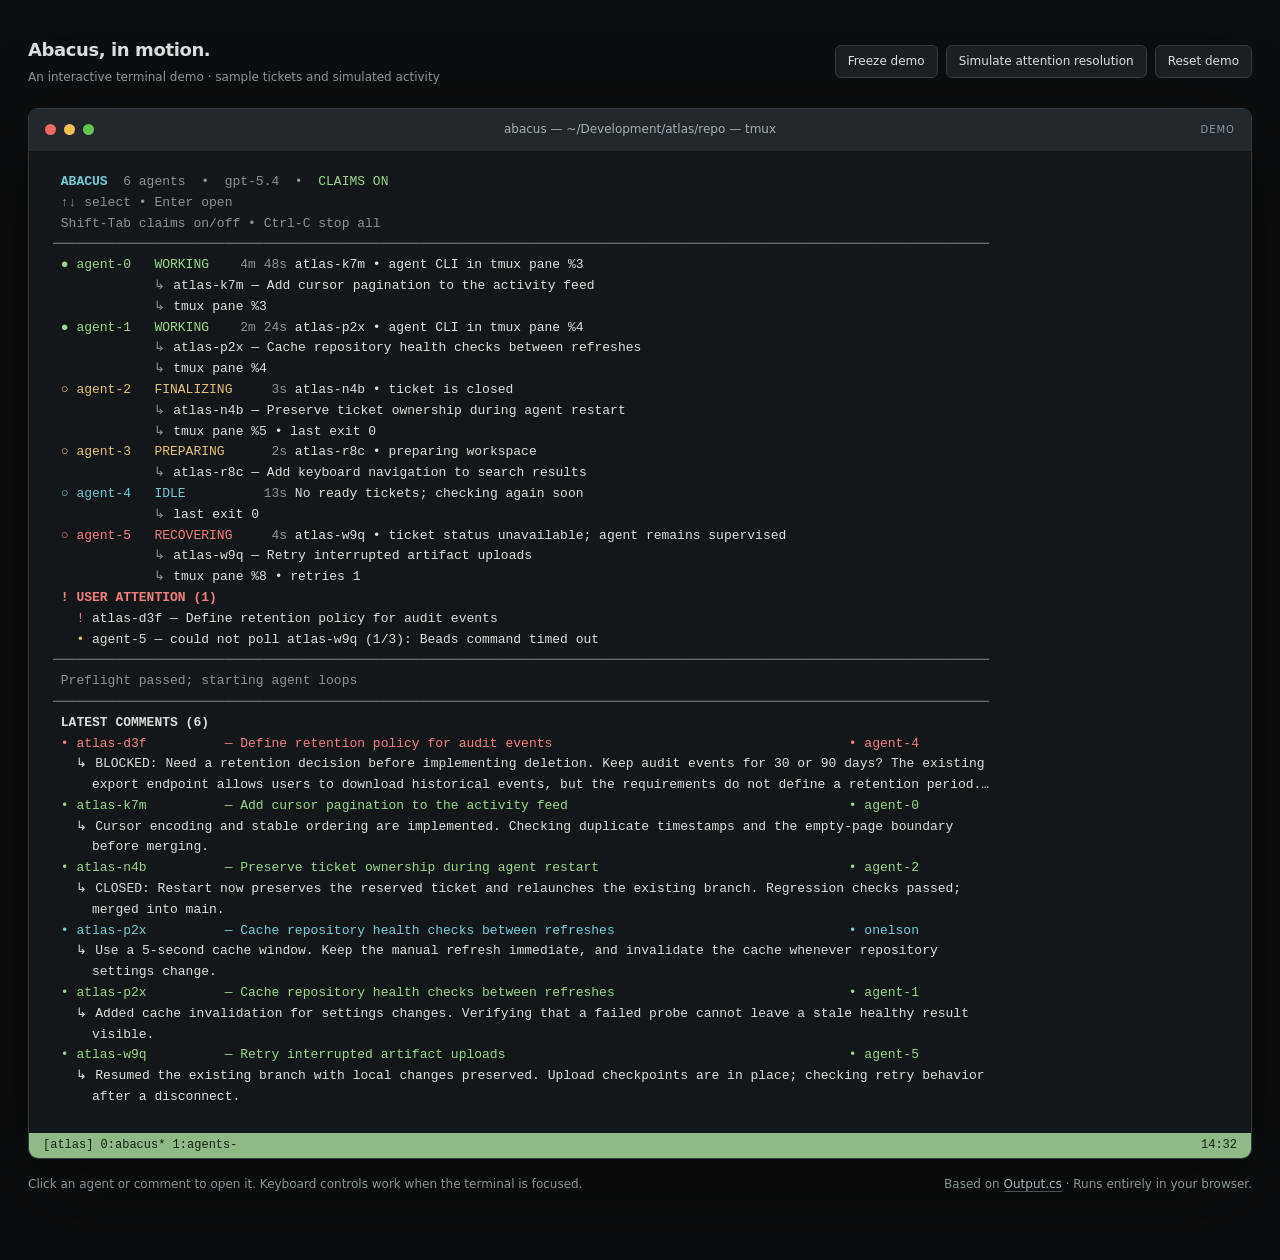
<file: docs/terminal-demo.html>
<!doctype html>
<html lang="en">
<head>
<meta charset="utf-8">
<meta name="viewport" content="width=device-width, initial-scale=1">
<meta name="description" content="An interactive, self-contained simulation of the Abacus terminal dashboard.">
<title>Abacus — terminal demo</title>
<style>
  :root { color-scheme: dark; --bg:#141719; --ink:#d8dedf; --dim:#899397; --cyan:#75cdd5; --green:#99d58b; --yellow:#e4c17a; --red:#f08080; --magenta:#c7a1db; }
  * { box-sizing:border-box; }
  body { margin:0; padding:36px 28px; background:#0c0f11; color:var(--ink); font:14px/1.6 system-ui,sans-serif; }
  main { max-width:1240px; margin:auto; }
  .intro { display:flex; justify-content:space-between; align-items:center; gap:20px; margin-bottom:21px; }
  h1 { font-size:18px; font-weight:600; letter-spacing:-.4px; margin:0; }
  .subtitle { color:var(--dim); font-size:12px; margin:3px 0 0; }
  .controls { display:flex; flex-wrap:wrap; gap:8px; }
  button { font:inherit; color:inherit; cursor:pointer; }
  .controls button { border:1px solid #343c40; background:#1a1f22; padding:6px 12px; border-radius:6px; font-size:12px; }
  .controls button:hover { background:#293237; border-color:#647077; }
  button:focus-visible, #terminal:focus-visible { outline:2px solid var(--cyan); outline-offset:3px; }
  .window { border:1px solid #343b3f; border-radius:10px; overflow:hidden; box-shadow:0 25px 90px #0007; }
  .titlebar { display:flex; align-items:center; height:42px; padding:0 16px; background:#23282c; color:#a5adb1; font-size:12px; }
  .lights { display:flex; gap:8px; width:80px; }
  .lights i { height:11px; width:11px; border-radius:50%; background:#ed6a60; }
  .lights i:nth-child(2) { background:#f4bf50; } .lights i:nth-child(3) { background:#61c454; }
  .window-title { flex:1; text-align:center; } .badge { width:80px; text-align:right; color:#8c989d; font-size:10px; letter-spacing:1px; }
  .viewport { overflow:auto; background:var(--bg); }
  #terminal { padding:21px 24px 25px; min-height:770px; width:max-content; min-width:100%; font:13px/1.6 ui-monospace,SFMono-Regular,Menlo,Monaco,Consolas,"Liberation Mono",monospace; }
  .line { white-space:pre; height:1.6em; }
  .cyan { color:var(--cyan); } .green { color:var(--green); } .yellow { color:var(--yellow); } .red { color:var(--red); } .magenta { color:var(--magenta); } .dim { color:var(--dim); } .bold { font-weight:700; }
  .row { display:block; width:100%; border:0; border-radius:0; background:transparent; text-align:left; font:inherit; padding:0; }
  .row:hover { background:#ffffff06; } .selected { background:#ffffff09; }
  .inline { padding:0; border:0; background:transparent; font:inherit; }
  .inline:hover { text-decoration:underline; }
  .tmux { display:flex; justify-content:space-between; padding:3px 14px; background:#91b887; color:#152218; font:12px/1.6 ui-monospace,SFMono-Regular,Menlo,monospace; }
  footer { margin-top:16px; display:flex; justify-content:space-between; gap:18px; font-size:12px; color:var(--dim); }
  footer p { margin:0; } footer a { color:#a6b4bb; text-decoration:none; border-bottom:1px solid #465157; }
  #notice { margin-top:10px; min-height:20px; color:var(--green); font-size:12px; }
  @media(max-width:700px) { body { padding:18px 10px; } .intro { align-items:flex-start; flex-direction:column; gap:12px; } #terminal { padding:16px 12px; font-size:11px; } footer { flex-direction:column; gap:6px; } .badge { display:none; } .lights { width:55px; } }
</style>
</head>
<body>
<main>
  <header class="intro">
    <div><h1>Abacus, in motion.</h1><p class="subtitle">An interactive terminal demo · sample tickets and simulated activity</p></div>
    <nav class="controls" aria-label="Demo controls">
      <button id="motion" aria-pressed="false">Freeze demo</button>
      <button id="resolve">Simulate attention resolution</button>
      <button id="reset">Reset demo</button>
    </nav>
  </header>
  <section class="window" aria-label="Simulated terminal window">
    <div class="titlebar"><span class="lights" aria-hidden="true"><i></i><i></i><i></i></span><span class="window-title">abacus — ~/Development/atlas/repo — tmux</span><span class="badge">DEMO</span></div>
    <div class="viewport"><div id="terminal" tabindex="0" role="region" aria-label="Abacus dashboard. Use arrow keys to select, Enter to open, Escape to close, and Shift Tab to toggle claims."></div></div>
    <div class="tmux"><span>[atlas] 0:abacus*  1:agents-</span><span id="clock">14:32</span></div>
  </section>
  <footer><p>Click an agent or comment to open it. Keyboard controls work when the terminal is focused.</p><p>Based on <a href="../src/Abacus/Output.cs">Output.cs</a> · Runs entirely in your browser.</p></footer>
  <div id="notice" role="status" aria-live="polite"></div>
</main>
<script>
// Browser-only fixture. Layout, state colors, metadata, and keyboard actions follow
// ConsoleOutput in src/Abacus/Output.cs; demo controls live outside the terminal.
const terminal = document.querySelector('#terminal');
const width = 120;
const initialAgents = [
  {name:'agent-0', state:'WORKING', seconds:287, id:'atlas-k7m', title:'Add cursor pagination to the activity feed', pane:'tmux pane %3', detail:'atlas-k7m • agent CLI in tmux pane %3'},
  {name:'agent-1', state:'WORKING', seconds:143, id:'atlas-p2x', title:'Cache repository health checks between refreshes', pane:'tmux pane %4', detail:'atlas-p2x • agent CLI in tmux pane %4'},
  {name:'agent-2', state:'FINALIZING', seconds:2, id:'atlas-n4b', title:'Preserve ticket ownership during agent restart', pane:'tmux pane %5', exit:0, detail:'atlas-n4b • ticket is closed'},
  {name:'agent-3', state:'PREPARING', seconds:1, id:'atlas-r8c', title:'Add keyboard navigation to search results', detail:'atlas-r8c • preparing workspace'},
  {name:'agent-4', state:'IDLE', seconds:12, detail:'No ready tickets; checking again soon', exit:0},
  {name:'agent-5', state:'RECOVERING', seconds:3, id:'atlas-w9q', title:'Retry interrupted artifact uploads', pane:'tmux pane %8', retries:1, detail:'atlas-w9q • ticket status unavailable; agent remains supervised'}
];
const initialComments = [
  {id:'atlas-d3f', title:'Define retention policy for audit events', author:'agent-4', attention:true, text:'BLOCKED: Need a retention decision before implementing deletion. Keep audit events for 30 or 90 days?\n\nThe existing export endpoint allows users to download historical events, but the requirements do not define a retention period.\n\nProposed approach:\nKeep events for 90 days and apply the same cutoff to the feed and export endpoint. Run cleanup daily in batches.\n\nDecision needed:\nConfirm the retention period and whether administrative events need an exemption.\n\nImplementation is committed on abacus/atlas-d3f. The ticket is blocked and labelled abacus:needs-user-attention.\n\nOnce decided, resolve the attention label with a comment and reopen the ticket so an agent can continue.\n\nValidation planned after the decision:\n- Events inside the retention period remain available.\n- Expired events are removed from both feed and export.\n- Cleanup can resume safely after an interruption.\n- Empty batches leave the next scheduled run intact.'},
  {id:'atlas-k7m', title:'Add cursor pagination to the activity feed', author:'agent-0', text:'Cursor encoding and stable ordering are implemented. Checking duplicate timestamps and the empty-page boundary before merging.'},
  {id:'atlas-n4b', title:'Preserve ticket ownership during agent restart', author:'agent-2', text:'CLOSED: Restart now preserves the reserved ticket and relaunches the existing branch. Regression checks passed; merged into main.'},
  {id:'atlas-p2x', title:'Cache repository health checks between refreshes', author:'onelson', text:'Use a 5-second cache window. Keep the manual refresh immediate, and invalidate the cache whenever repository settings change.'},
  {id:'atlas-p2x', title:'Cache repository health checks between refreshes', author:'agent-1', text:'Added cache invalidation for settings changes. Verifying that a failed probe cannot leave a stale healthy result visible.'},
  {id:'atlas-w9q', title:'Retry interrupted artifact uploads', author:'agent-5', text:'Resumed the existing branch with local changes preserved. Upload checkpoints are in place; checking retry behavior after a disconnect.'}
];
let agents, comments, claims, frozen, selected, panel, opened, scroll, tick, resolved, system, notice, finished;
const esc = value => String(value).replace(/[&<>"']/g, c => ({'&':'&amp;','<':'&lt;','>':'&gt;','"':'&quot;',"'":'&#39;'}[c]));
const color = (s,c='') => `<span class="${c}">${esc(s)}</span>`;
const line = (s,c='') => `<div class="line">${color(s,c)}</div>`;
const cut = (s,n) => s.length > n ? s.slice(0,n-1)+'…' : s;
const rule = () => line('─'.repeat(width),'dim');
const duration = n => n >= 3600 ? `${Math.floor(n/3600)}h ${Math.floor(n/60)%60}m` : n >= 60 ? `${Math.floor(n/60)}m ${n%60}s` : `${n}s`;
const stateColor = s => s==='WORKING'?'green':['RECOVERING','RETRYING'].includes(s)?'red':['PREPARING','SYNCING','FINALIZING','PAUSED'].includes(s)?'yellow':s==='STARTING'?'magenta':'cyan';
function wrap(text, size) {
  return text.split('\n').flatMap(part => {
    const result=[];
    while(part.length>size) { let n=part.lastIndexOf(' ',size); if(n<=0)n=size; result.push(part.slice(0,n)); part=part.slice(n).trimStart(); }
    result.push(part); return result;
  });
}
function reset() {
  agents=structuredClone(initialAgents); comments=structuredClone(initialComments); claims=true; frozen=false; selected=-1; panel=''; opened=null; scroll=0; tick=0; resolved=false; finished=false; system='Preflight passed; starting agent loops';
  notice='agent-5 — could not poll atlas-w9q (1/3): Beads command timed out';
  document.querySelector('#notice').textContent=''; render();
}
function actionButton(label,action,cls='') { return `<button class="inline ${cls}" data-action="${action}">${esc(label)}</button>`; }
function render() {
  document.querySelector('#motion').textContent=frozen?'Resume demo':'Freeze demo';
  document.querySelector('#motion').setAttribute('aria-pressed',String(frozen));
  document.querySelector('#resolve').disabled=resolved||finished;
  document.querySelector('#clock').textContent=`14:${String(32+Math.floor(tick/60)%28).padStart(2,'0')}`;
  if(finished) { renderSummary(); return; }
  let h=`<div class="line">${color(' ABACUS','bold cyan')}${color('  6 agents  •  gpt-5.4  •  ','dim')}${actionButton(claims?'CLAIMS ON':'CLAIMS PAUSED','claims',claims?'green':'yellow')}</div>`;
  h+=line(' ↑↓ select • Enter open','dim')+`<div class="line dim"> ${actionButton('Shift-Tab claims on/off','claims')} • ${actionButton('Ctrl-C stop all','finish')}</div>`+rule();
  if(panel==='comment') {
    const lines=wrap(opened.text,width-3); scroll=Math.max(0,Math.min(scroll,Math.max(0,lines.length-16)));
    h+=line(` COMMENT — ${opened.id}`,'bold cyan')+line('   '+opened.title)+line(`   ${opened.author} • 2026-09-06 14:32:00Z`,'dim')+rule();
    h+=lines.slice(scroll,scroll+16).map(s=>line('   '+s)).join('')+rule();
    h+=`<div class="line dim"> ↑↓ scroll • PgUp/PgDn • ${actionButton('Esc close','close')}</div>`;
    if(lines.length>16) h+=line(` Lines ${scroll+1}-${Math.min(scroll+16,lines.length)} of ${lines.length}`,'dim');
  } else {
    agents.forEach((a,i)=>{
      h+=`<button class="row ${selected===i?'selected':''}" data-select="${i}" aria-label="Open actions for ${a.name}"><div class="line">${color(`${selected===i?'›':' '}${a.state==='WORKING'?'●':'○'} ${a.name.padEnd(8)}  ${a.state.padEnd(10)}`,stateColor(a.state))}${color(duration(a.seconds).padStart(7),'dim')} ${esc(cut(a.detail,86))}</div>`;
      if(a.id) h+=`<div class="line">${color('             ↳ ','dim')}${esc(a.id+' — '+a.title)}</div>`;
      const parts=[a.pane,a.retries?'retries '+a.retries:null,a.exit!==undefined?'last exit '+a.exit:null].filter(Boolean);
      if(parts.length) h+=`<div class="line">${color('             ↳ ','dim')}${esc(parts.join(' • '))}</div>`;
      h+='</button>';
    });
    if(panel==='agent'||panel==='clean') {
      const a=agents[selected];
      h+=line(` AGENT ACTIONS — ${a.name}`,'bold cyan')+line(`   ${a.state} • ${a.detail}`)+line(`   /Users/onelson/Development/atlas/worktrees/${selected}`,'dim');
      if(panel==='clean') h+=line('   Discard tracked changes? Untracked files and ignored caches are kept.','red')+`<div class="line">   ${actionButton('[Y] Clean workspace','clean-confirm')}   ${actionButton('[N/Esc] Cancel','cancel')}</div>`;
      else ['[S] Stop agent|stop','[R] Restart agent|restart','[C] Clean workspace|clean','[Esc] Close|close'].forEach(s=>{const [label,action]=s.split('|');h+=`<div class="line">   ${actionButton(label,action)}</div>`;});
    }
    if(!resolved) h+=line(' ! USER ATTENTION (1)','bold red')+`<div class="line">${color('   ! ','red')}${esc('atlas-d3f — Define retention policy for audit events')}</div>`;
    if(notice) h+=`<div class="line">${color('   • ','yellow')}${esc(notice)}</div>`;
    h+=rule()+line(' '+system,'dim');
    h+=rule()+line(` LATEST COMMENTS (${comments.length})`,'bold');
    comments.forEach((c,i)=>{
      const index=agents.length+i;
      const header=`${selected===index?'›':' '}• ${c.id.padEnd(18)} — ${cut(c.title,77).padEnd(77)} • ${c.author.padEnd(16)}`;
      h+=`<button class="row ${selected===index?'selected':''}" data-select="${index}" aria-label="Read comment on ${c.id} by ${c.author}">${line(header,c.attention?'red':c.author==='onelson'?'cyan':'green')}`;
      const lines=wrap(c.text.replace(/\s+/g,' '),width-5);
      h+=line('   ↳ '+lines[0]); if(lines.length>1)h+=line('     '+cut(lines.slice(1).join(' '),width-5));
      h+='</button>';
    });
  }
  terminal.innerHTML=h;
}
function openSelection() {
  if(selected<0)return;
  if(selected<agents.length)panel='agent';
  else {panel='comment';opened=structuredClone(comments[selected-agents.length]);scroll=0;}
  render();
}
function act(action) {
  if(finished)return;
  const a=agents[selected];
  if(action==='claims') {
    claims=!claims; system=claims?'New ticket claims enabled':'New ticket claims paused; active tickets continue';
    agents.forEach(a=>{if(['IDLE','PAUSED'].includes(a.state)){a.state=claims?'IDLE':'PAUSED';a.detail=claims?'No ready tickets; checking again soon':'New ticket claims paused';a.seconds=0;}});
  } else if(action==='close')panel='';
  else if(action==='cancel')panel='agent';
  else if(action==='clean')panel='clean';
  else if(action==='stop'&&a) {a.state='STOPPED';a.detail='Stopped by operator; press Enter and choose Restart to resume';a.pane=null;a.seconds=0;panel='';}
  else if(action==='restart'&&a) {a.state=a.id?'WORKING':claims?'IDLE':'PAUSED';a.pane=a.id?'tmux pane %'+(selected+10):null;a.detail=a.id?`${a.id} • agent CLI in ${a.pane}`:claims?'No ready tickets; checking again soon':'New ticket claims paused';a.seconds=0;delete a.exit;panel='';}
  else if(action==='clean-confirm'&&a) {
    if(a.id)addComment({id:a.id,title:a.title,author:a.name,text:'REOPENED: Workspace cleaned at operator request. Ticket unassigned and ready to claim again.'});
    Object.assign(a,{state:'STOPPED',id:null,title:null,pane:null,seconds:0,detail:'Workspace cleaned; press Enter and choose Restart to resume'});panel='';
    document.querySelector('#notice').textContent='Simulated workspace cleanup complete. No files or tickets were changed.';
  } else if(action==='finish') {finished=true;panel='';}
  render();
}
function addComment(c) {comments.unshift(c);comments=comments.slice(0,6);if(selected>=agents.length)selected=-1;}
function advance() {
  if(frozen||finished)return;
  tick++; agents.forEach(a=>a.seconds++);
  const a2=agents[2],a3=agents[3],a5=agents[5];
  if(tick===9&&a3.state==='PREPARING'){a3.state='WORKING';a3.seconds=0;a3.pane='tmux pane %9';a3.detail='atlas-r8c • agent CLI in tmux pane %9';}
  if(tick===15&&a5.state==='RECOVERING'){a5.state='WORKING';a5.seconds=0;a5.detail='atlas-w9q • ticket status readable again; agent remains supervised';notice='';}
  if(tick===20&&a2.state==='FINALIZING'){a2.state=claims?'IDLE':'PAUSED';a2.seconds=0;a2.id=null;a2.pane=null;a2.detail=claims?'No ready tickets; checking again soon':'New ticket claims paused';}
  if(tick%24===0&&panel==='') {
    const active=agents.filter(a=>a.state==='WORKING');
    if(active.length) {const a=active[(tick/24-1)%active.length];addComment({id:a.id,title:a.title,author:a.name,text:['Implementation is in place. Reviewing edge cases and checking the existing regression coverage.','Focused checks passed. Reviewing the diff and preparing the completion notes.','Checking integration behavior against the latest main branch before acquiring the merge slot.'][Math.floor(tick/24-1)%3]});}
  }
  render();
}
function renderSummary() {
  let h=line(`ABACUS RUN SUMMARY  •  ${duration(1102+tick)}  •  15 outcomes`)+line('Initial Beads Dolt commit  7mf0t5b2ak9su6v3p4d8n1r0cqhjeols')+rule();
  agents.forEach((a,i)=>{h+=line(`${a.name.padEnd(16)} closed ${[3,2,4,1,0,0][i]}  reopened ${i===5?1:0}  blocked ${i===4?1:0}  interrupted ${[0,1,3].includes(i)?1:0}`);});
  h+=rule()+line(' Demo summary fixture. Select Reset demo to return to the live dashboard.','dim');
  terminal.innerHTML=h;
}
terminal.addEventListener('click',e=>{
  const action=e.target.closest('[data-action]');const row=e.target.closest('[data-select]');
  if(action)act(action.dataset.action);else if(row){selected=Number(row.dataset.select);openSelection();}
  terminal.focus({preventScroll:true});
});
terminal.addEventListener('keydown',e=>{
  if(e.key==='Tab'&&e.shiftKey){e.preventDefault();act('claims');return;}
  if(e.ctrlKey&&e.key.toLowerCase()==='c'){e.preventDefault();act('finish');return;}
  if(finished)return;
  if(panel==='comment'&&['ArrowUp','ArrowDown','PageUp','PageDown'].includes(e.key)){e.preventDefault();scroll+=(e.key==='ArrowUp'?-1:e.key==='ArrowDown'?1:e.key==='PageUp'?-16:16);render();return;}
  if(e.key==='Escape'){e.preventDefault();act(panel==='clean'?'cancel':'close');return;}
  if(panel==='clean'){if(['y','n'].includes(e.key.toLowerCase())){e.preventDefault();act(e.key.toLowerCase()==='y'?'clean-confirm':'cancel');}return;}
  if(panel==='agent'){const action={s:'stop',r:'restart',c:'clean'}[e.key.toLowerCase()];if(action){e.preventDefault();act(action);}return;}
  if(panel==='') {
    if(['ArrowUp','ArrowDown'].includes(e.key)){e.preventDefault();selected=Math.max(0,Math.min(agents.length+comments.length-1,selected+(e.key==='ArrowUp'?-1:1)));render();terminal.querySelector(`[data-select="${selected}"]`)?.scrollIntoView({block:'nearest'});}
    else if(e.key==='Enter'){e.preventDefault();openSelection();}
  }
});
document.querySelector('#motion').onclick=()=>{frozen=!frozen;render();};
document.querySelector('#reset').onclick=reset;
document.querySelector('#resolve').onclick=()=>{
  resolved=true;notice='';comments.forEach(c=>c.attention=false);addComment({id:'atlas-d3f',title:'Define retention policy for audit events',author:'onelson',text:'Keep audit events for 90 days, including administrative events. Approved the proposed daily cleanup. Reopening for implementation.'});
  system='User-attention snapshot refreshed';
  document.querySelector('#notice').textContent='Simulated: abacus attention resolve atlas-d3f --message "Keep audit events for 90 days, including administrative events." --reopen';render();
};
reset();setInterval(advance,1000);
</script>
</body>
</html>
</file>
